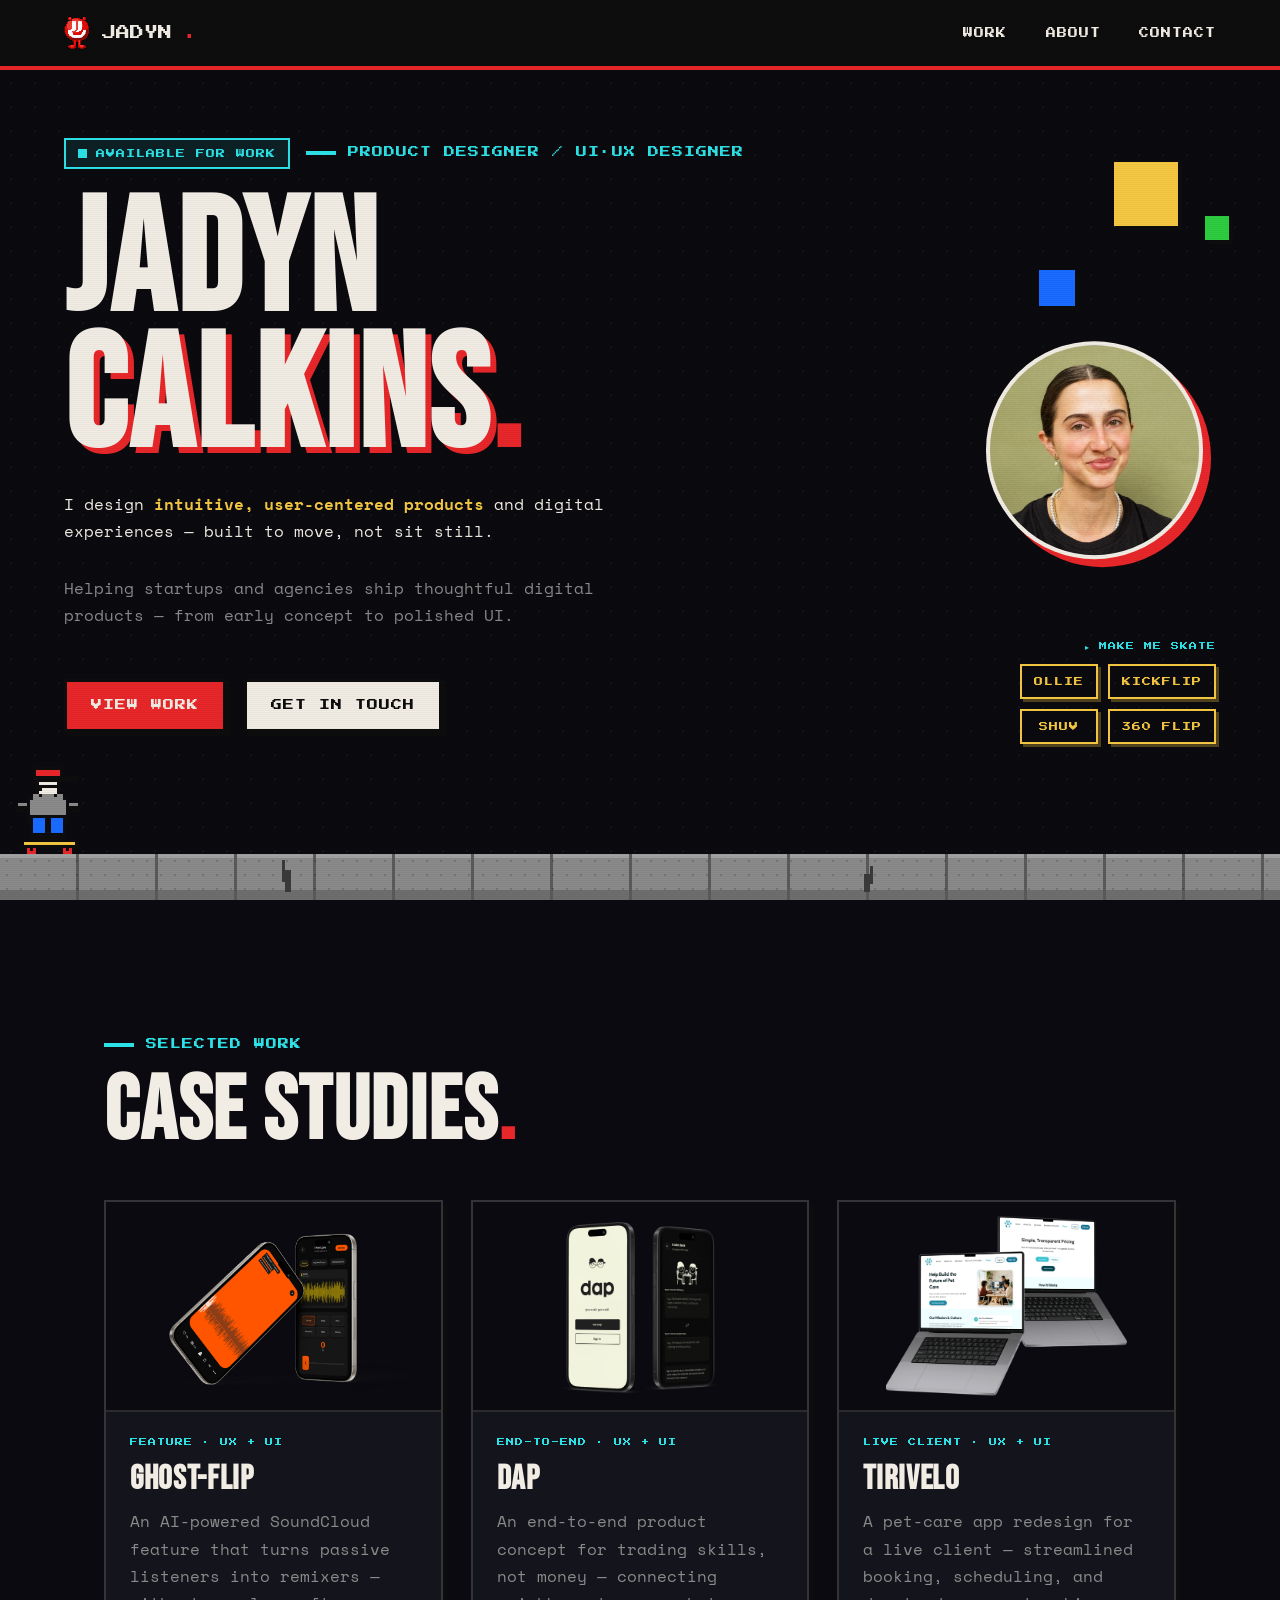
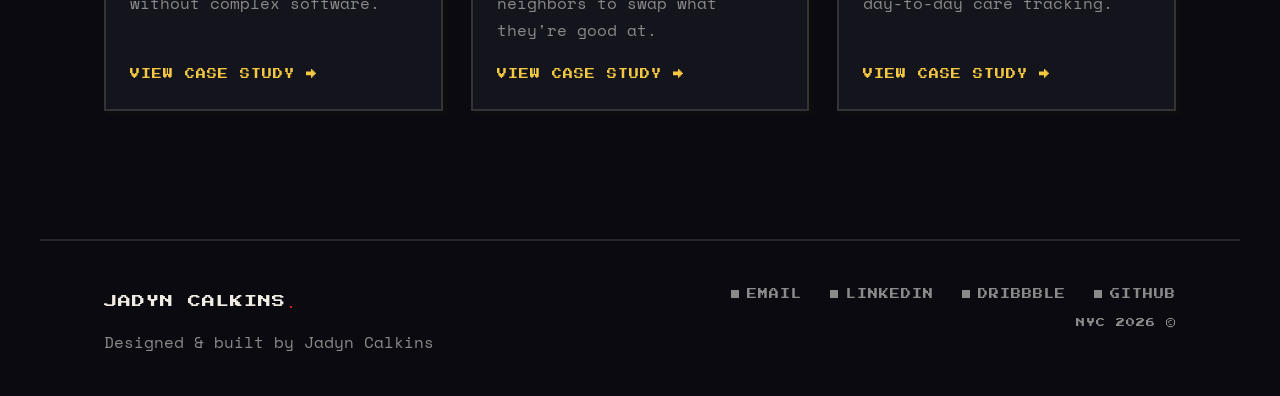
<file: index.html>
<!DOCTYPE html>
<html lang="en">
<head>
  <meta charset="UTF-8">
  <meta name="viewport" content="width=device-width, initial-scale=1.0">
  <title>Jadyn Calkins &mdash; Portfolio</title>
  <link rel="icon" type="image/png" href="assets/logo.png">
  <link rel="preconnect" href="https://fonts.googleapis.com">
  <link rel="preconnect" href="https://fonts.gstatic.com" crossorigin>
  <link href="https://fonts.googleapis.com/css2?family=Bebas+Neue&family=Press+Start+2P&family=Space+Mono:wght@400;700&display=swap" rel="stylesheet">
  <link rel="stylesheet" href="styles.css">
</head>
<body id="top">

  <!-- Navigation -->
  <nav class="nav">
    <a class="nav__logo" href="#top">
      <img class="nav__logo-img" src="assets/logo.png" alt="Jadyn Calkins logo">JADYN<span class="dot">.</span>
    </a>
    <ul class="nav__links">
      <li><a href="#work">Work</a></li>
      <li><a href="about.html">About</a></li>
      <li><a href="contact.html">Contact</a></li>
    </ul>
  </nav>

  <!-- Hero -->
  <header class="hero" id="home">
    <!-- Profile photo: swap /assets/photo.jpg anytime (placeholder shows until then) -->
    <div class="hero__photo" role="img" aria-label="Photo of Jadyn Calkins"></div>
    <div class="hero__decor" aria-hidden="true">
      <span class="b1"></span>
      <span class="b2"></span>
      <span class="b3"></span>
    </div>
    <div class="hero__inner">
      <div class="hero__top">
        <span class="badge"><i class="pulse"></i>Available for work</span>
        <p class="hero__eyebrow">Product Designer / UI&middot;UX Designer</p>
      </div>
      <h1>Jadyn<br><span class="accent">Calkins</span><span class="dot">.</span></h1>
      <p class="hero__sub">
        I design <strong>intuitive, user-centered products</strong> and digital
        experiences &mdash; built to move, not sit still.
      </p>
      <!-- "Who I help" line — easy to edit -->
      <p class="hero__help">
        Helping startups and agencies ship thoughtful digital products
        &mdash; from early concept to polished UI.
      </p>
      <div class="hero__cta">
        <a class="btn btn--primary" href="#work">View Work</a>
        <a class="btn btn--ghost" href="contact.html">Get in Touch</a>
      </div>
    </div>

    <!-- Trick deck: make the skater do tricks -->
    <div class="tricks">
      <span class="tricks__label">&#9656; Make me skate</span>
      <div class="tricks__grid">
        <button type="button" class="trick-btn" data-trick="ollie">Ollie</button>
        <button type="button" class="trick-btn" data-trick="kickflip">Kickflip</button>
        <button type="button" class="trick-btn" data-trick="shuv">Shuv</button>
        <button type="button" class="trick-btn" data-trick="flip360">360 Flip</button>
      </div>
    </div>

    <!-- Ground band: skater rolls along the sidewalk; scrolls with the hero -->
    <div class="scene">
      <!-- Pixel skater character (also clickable for a random trick) -->
      <div class="skater skater-cruise" title="click me for a random trick">
        <div class="skater-bob">
          <div class="sprite"></div>
        </div>
      </div>
      <div class="ground" aria-hidden="true"></div>
    </div>
  </header>

  <!-- Work -->
  <section class="section" id="work">
    <p class="section__eyebrow">Selected Work</p>
    <h2 class="section__title">Case Studies<span class="dot">.</span></h2>

    <div class="work-grid">
      <!-- Card 1 -->
      <article class="card">
        <a class="card__media" href="ghost-flip.html" aria-label="Ghost-Flip case study" style="background-image: url('assets/ghost-flip-hero.png');"></a>
        <div class="card__body">
          <p class="card__tag">Feature &middot; UX + UI</p>
          <h3 class="card__title"><a href="ghost-flip.html">Ghost-Flip</a></h3>
          <p class="card__desc">
            An AI-powered SoundCloud feature that turns passive listeners into
            remixers &mdash; without complex software.
          </p>
          <a class="card__link" href="ghost-flip.html">View Case Study &rarr;</a>
        </div>
      </article>

      <!-- Card 2 -->
      <article class="card">
        <a class="card__media" href="dap.html" aria-label="Dap case study" style="background-image: url('assets/dap-hero.png');"></a>
        <div class="card__body">
          <p class="card__tag">End-to-End &middot; UX + UI</p>
          <h3 class="card__title"><a href="dap.html">Dap</a></h3>
          <p class="card__desc">
            An end-to-end product concept for trading skills, not money &mdash;
            connecting neighbors to swap what they're good at.
          </p>
          <a class="card__link" href="dap.html">View Case Study &rarr;</a>
        </div>
      </article>

      <!-- Card 3 -->
      <article class="card">
        <a class="card__media" href="tirivelo.html" aria-label="TiriVelo case study" style="background-image: url('assets/tirivelo-hero.png');"></a>
        <div class="card__body">
          <p class="card__tag">Live Client &middot; UX + UI</p>
          <h3 class="card__title"><a href="tirivelo.html">TiriVelo</a></h3>
          <p class="card__desc">
            A pet-care app redesign for a live client &mdash; streamlined booking,
            scheduling, and day-to-day care tracking.
          </p>
          <a class="card__link" href="tirivelo.html">View Case Study &rarr;</a>
        </div>
      </article>
    </div>
  </section>

  <!-- Footer -->
  <footer class="footer" id="contact">
    <div class="footer__brand">
      <span class="footer__name">Jadyn Calkins<span class="dot">.</span></span>
      <span class="footer__credit">Designed &amp; built by Jadyn Calkins</span>
    </div>
    <div class="footer__right">
      <nav class="footer__links" aria-label="Footer social links">
        <a href="mailto:jadyncalkins0@gmail.com">Email</a>
        <a href="https://www.linkedin.com/" target="_blank" rel="noopener">LinkedIn</a>
        <a href="https://dribbble.com/" target="_blank" rel="noopener">Dribbble</a>
        <a href="https://github.com/jadyn99-designz" target="_blank" rel="noopener">GitHub</a>
      </nav>
      <span class="footer__copy">NYC 2026 &copy;</span>
    </div>
  </footer>

  <script>
    // Trick deck: buttons (and clicking the skater) launch air tricks.
    (function () {
      var skater = document.querySelector('.skater');
      var bob = document.querySelector('.skater-bob');
      if (!skater || !bob) return;

      // each trick = which pose sprite + how high it jumps + how far it spins
      var POSE = {
        ollie:    'skater-ollie',
        kickflip: 'skater-trick',
        shuv:     'skater-ollie',
        flip360:  'skater-trick'
      };
      var CFG = {
        ollie:    { jump: '80px', spin: '0deg' },
        kickflip: { jump: '72px', spin: '0deg' },
        shuv:     { jump: '60px', spin: '360deg' },
        flip360:  { jump: '98px', spin: '360deg' }
      };

      // How high the skater can pop right now without its head reaching any
      // button directly above it. Keeps tricks "just below the buttons".
      function headroom() {
        var sk = skater.getBoundingClientRect();
        var obstacles = document.querySelectorAll('.hero__cta .btn, .trick-btn');
        var room = Infinity;
        obstacles.forEach(function (o) {
          var r = o.getBoundingClientRect();
          var overlapsX = r.right > sk.left && r.left < sk.right;
          var isAbove = r.bottom <= sk.top + 6;
          if (overlapsX && isAbove) room = Math.min(room, sk.top - r.bottom);
        });
        return room; // Infinity if nothing is above the skater
      }

      var busy = false;
      function doTrick(name) {
        var cfg = CFG[name];
        if (busy || !cfg) return;
        busy = true;

        // cap the jump so the apex lands ~10px below the nearest button above
        var desired = parseInt(cfg.jump, 10);
        var room = headroom();
        var jump = (room === Infinity) ? desired
                                       : Math.max(10, Math.min(desired, room - 10));

        skater.classList.add('is-trick');        // pause cruising
        skater.classList.remove('skater-cruise');
        skater.classList.add(POSE[name]);
        bob.style.setProperty('--jump', jump + 'px');
        bob.style.setProperty('--spin', cfg.spin);
        bob.classList.add('trick-air');
        setTimeout(function () {
          bob.classList.remove('trick-air');
          skater.classList.remove(POSE[name]);
          skater.classList.add('skater-cruise');
          skater.classList.remove('is-trick');
          busy = false;
        }, 780);
      }

      document.querySelectorAll('.trick-btn').forEach(function (b) {
        b.addEventListener('click', function () { doTrick(b.dataset.trick); });
      });

      // clicking the skater itself fires a random trick
      var names = Object.keys(CFG);
      skater.addEventListener('click', function () {
        doTrick(names[Math.floor(Math.random() * names.length)]);
      });
    })();
  </script>

</body>
</html>
</file>
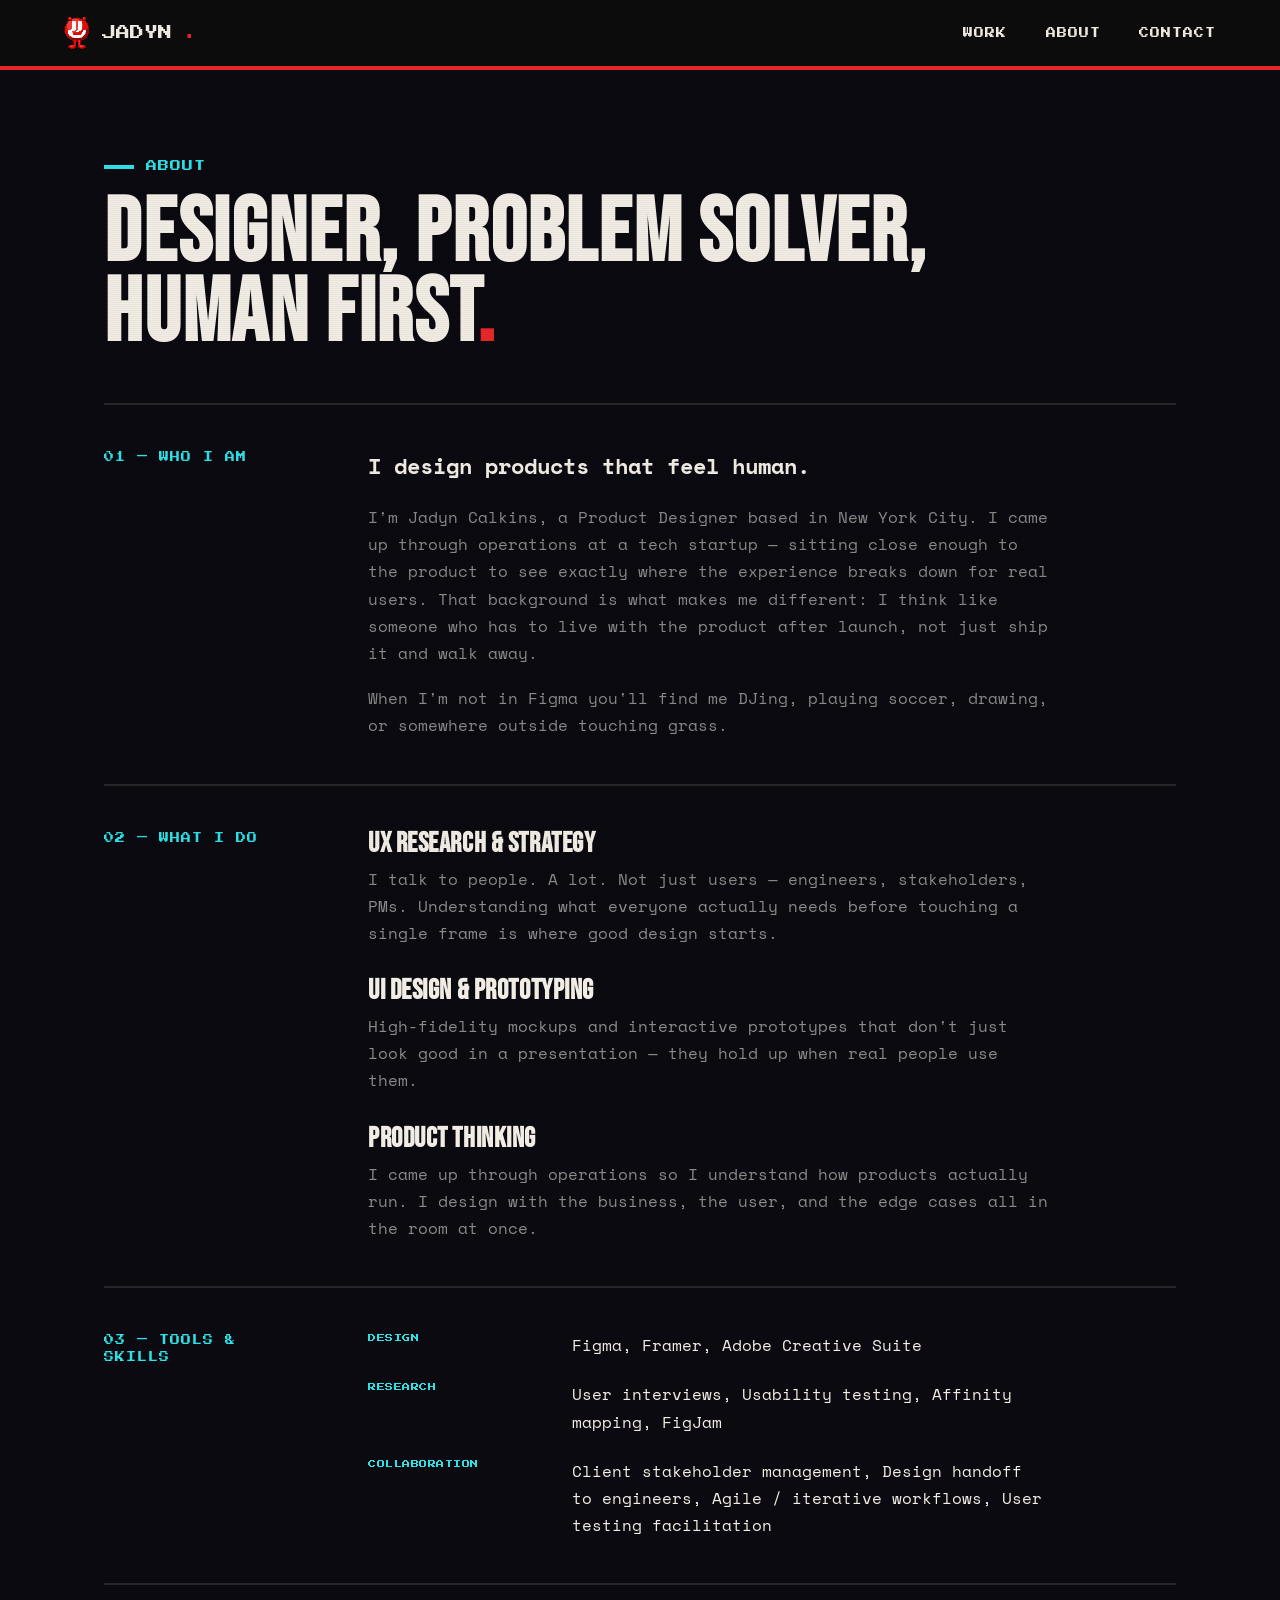
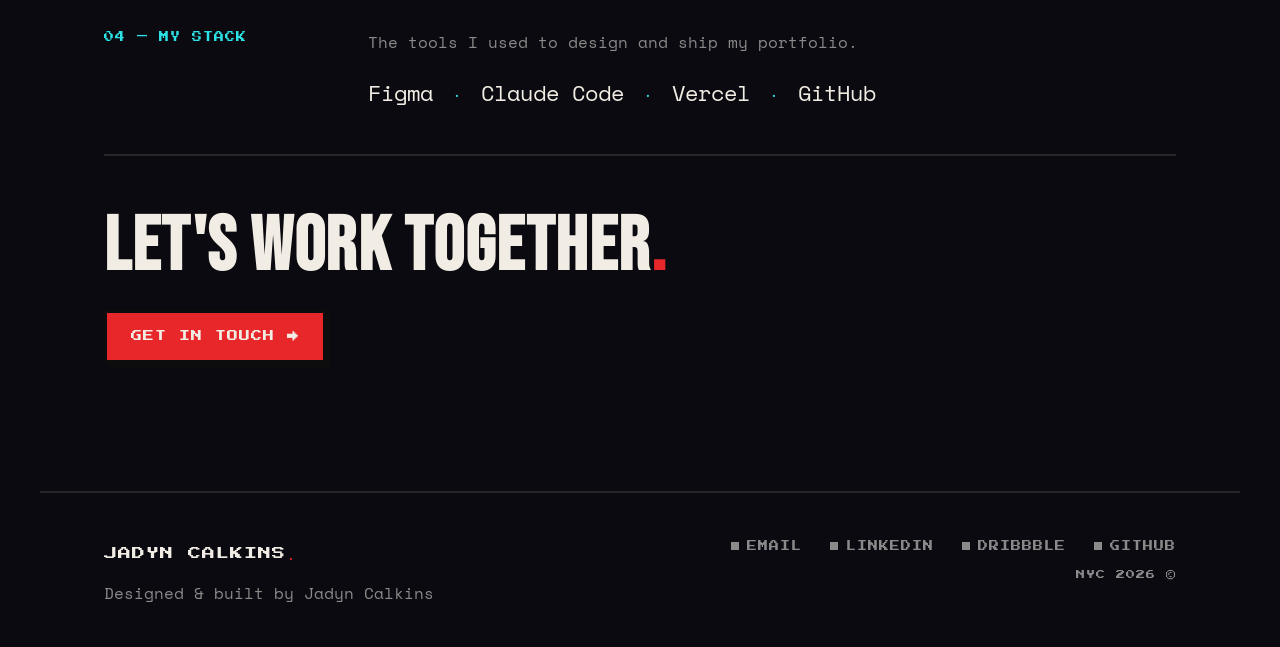
<file: about.html>
<!DOCTYPE html>
<html lang="en">
<head>
  <meta charset="UTF-8">
  <meta name="viewport" content="width=device-width, initial-scale=1.0">
  <title>About &mdash; Jadyn Calkins</title>
  <link rel="icon" type="image/png" href="assets/logo.png">
  <link rel="preconnect" href="https://fonts.googleapis.com">
  <link rel="preconnect" href="https://fonts.gstatic.com" crossorigin>
  <link href="https://fonts.googleapis.com/css2?family=Bebas+Neue&family=Press+Start+2P&family=Space+Mono:wght@400;700&display=swap" rel="stylesheet">
  <link rel="stylesheet" href="styles.css">
</head>
<body id="top">

  <!-- Navigation -->
  <nav class="nav">
    <a class="nav__logo" href="index.html">
      <img class="nav__logo-img" src="assets/logo.png" alt="Jadyn Calkins logo">JADYN<span class="dot">.</span>
    </a>
    <ul class="nav__links">
      <li><a href="index.html#work">Work</a></li>
      <li><a href="about.html" aria-current="page">About</a></li>
      <li><a href="contact.html">Contact</a></li>
    </ul>
  </nav>

  <!-- About -->
  <section class="section section--page" id="about">
    <p class="section__eyebrow">About</p>
    <h2 class="section__title">Designer, problem solver,<br>human first<span class="dot">.</span></h2>

    <!-- 01 Who I Am -->
    <div class="about-block">
      <p class="about-block__num">01 &mdash; Who I Am</p>
      <div class="about-block__body">
        <p class="about-lead">I design products that feel human.</p>
        <p>
          I'm Jadyn Calkins, a Product Designer based in New York City. I came up
          through operations at a tech startup &mdash; sitting close enough to the
          product to see exactly where the experience breaks down for real users.
          That background is what makes me different: I think like someone who has
          to live with the product after launch, not just ship it and walk away.
        </p>
        <p>
          When I'm not in Figma you'll find me DJing, playing soccer, drawing, or
          somewhere outside touching grass.
        </p>
      </div>
    </div>

    <!-- 02 What I Do -->
    <div class="about-block">
      <p class="about-block__num">02 &mdash; What I Do</p>
      <div class="about-block__body">
        <div class="skill">
          <h3 class="skill__title">UX Research &amp; Strategy</h3>
          <p>
            I talk to people. A lot. Not just users &mdash; engineers,
            stakeholders, PMs. Understanding what everyone actually needs before
            touching a single frame is where good design starts.
          </p>
        </div>
        <div class="skill">
          <h3 class="skill__title">UI Design &amp; Prototyping</h3>
          <p>
            High-fidelity mockups and interactive prototypes that don't just look
            good in a presentation &mdash; they hold up when real people use them.
          </p>
        </div>
        <div class="skill">
          <h3 class="skill__title">Product Thinking</h3>
          <p>
            I came up through operations so I understand how products actually run.
            I design with the business, the user, and the edge cases all in the
            room at once.
          </p>
        </div>
      </div>
    </div>

    <!-- 03 Tools & Skills -->
    <div class="about-block">
      <p class="about-block__num">03 &mdash; Tools &amp; Skills</p>
      <div class="about-block__body about-tools">
        <div class="tool-group">
          <p class="tool-group__label">Design</p>
          <p class="tool-group__items">Figma, Framer, Adobe Creative Suite</p>
        </div>
        <div class="tool-group">
          <p class="tool-group__label">Research</p>
          <p class="tool-group__items">User interviews, Usability testing, Affinity mapping, FigJam</p>
        </div>
        <div class="tool-group">
          <p class="tool-group__label">Collaboration</p>
          <p class="tool-group__items">Client stakeholder management, Design handoff to engineers, Agile / iterative workflows, User testing facilitation</p>
        </div>
      </div>
    </div>

    <!-- 04 My Stack -->
    <div class="about-block">
      <p class="about-block__num">04 &mdash; My Stack</p>
      <div class="about-block__body">
        <p>The tools I used to design and ship my portfolio.</p>
        <p class="about-stack">Figma <span class="sep">&middot;</span> Claude Code <span class="sep">&middot;</span> Vercel <span class="sep">&middot;</span> GitHub</p>
      </div>
    </div>

    <!-- CTA -->
    <div class="about-cta">
      <h3 class="about-cta__title">Let's work together<span class="dot">.</span></h3>
      <a class="btn btn--primary" href="contact.html">Get in Touch &rarr;</a>
    </div>
  </section>

  <!-- Footer -->
  <footer class="footer" id="contact">
    <div class="footer__brand">
      <span class="footer__name">Jadyn Calkins<span class="dot">.</span></span>
      <span class="footer__credit">Designed &amp; built by Jadyn Calkins</span>
    </div>
    <div class="footer__right">
      <nav class="footer__links" aria-label="Footer social links">
        <a href="mailto:jadyncalkins0@gmail.com">Email</a>
        <a href="https://www.linkedin.com/" target="_blank" rel="noopener">LinkedIn</a>
        <a href="https://dribbble.com/" target="_blank" rel="noopener">Dribbble</a>
        <a href="https://github.com/jadyn99-designz" target="_blank" rel="noopener">GitHub</a>
      </nav>
      <span class="footer__copy">NYC 2026 &copy;</span>
    </div>
  </footer>

</body>
</html>
</file>
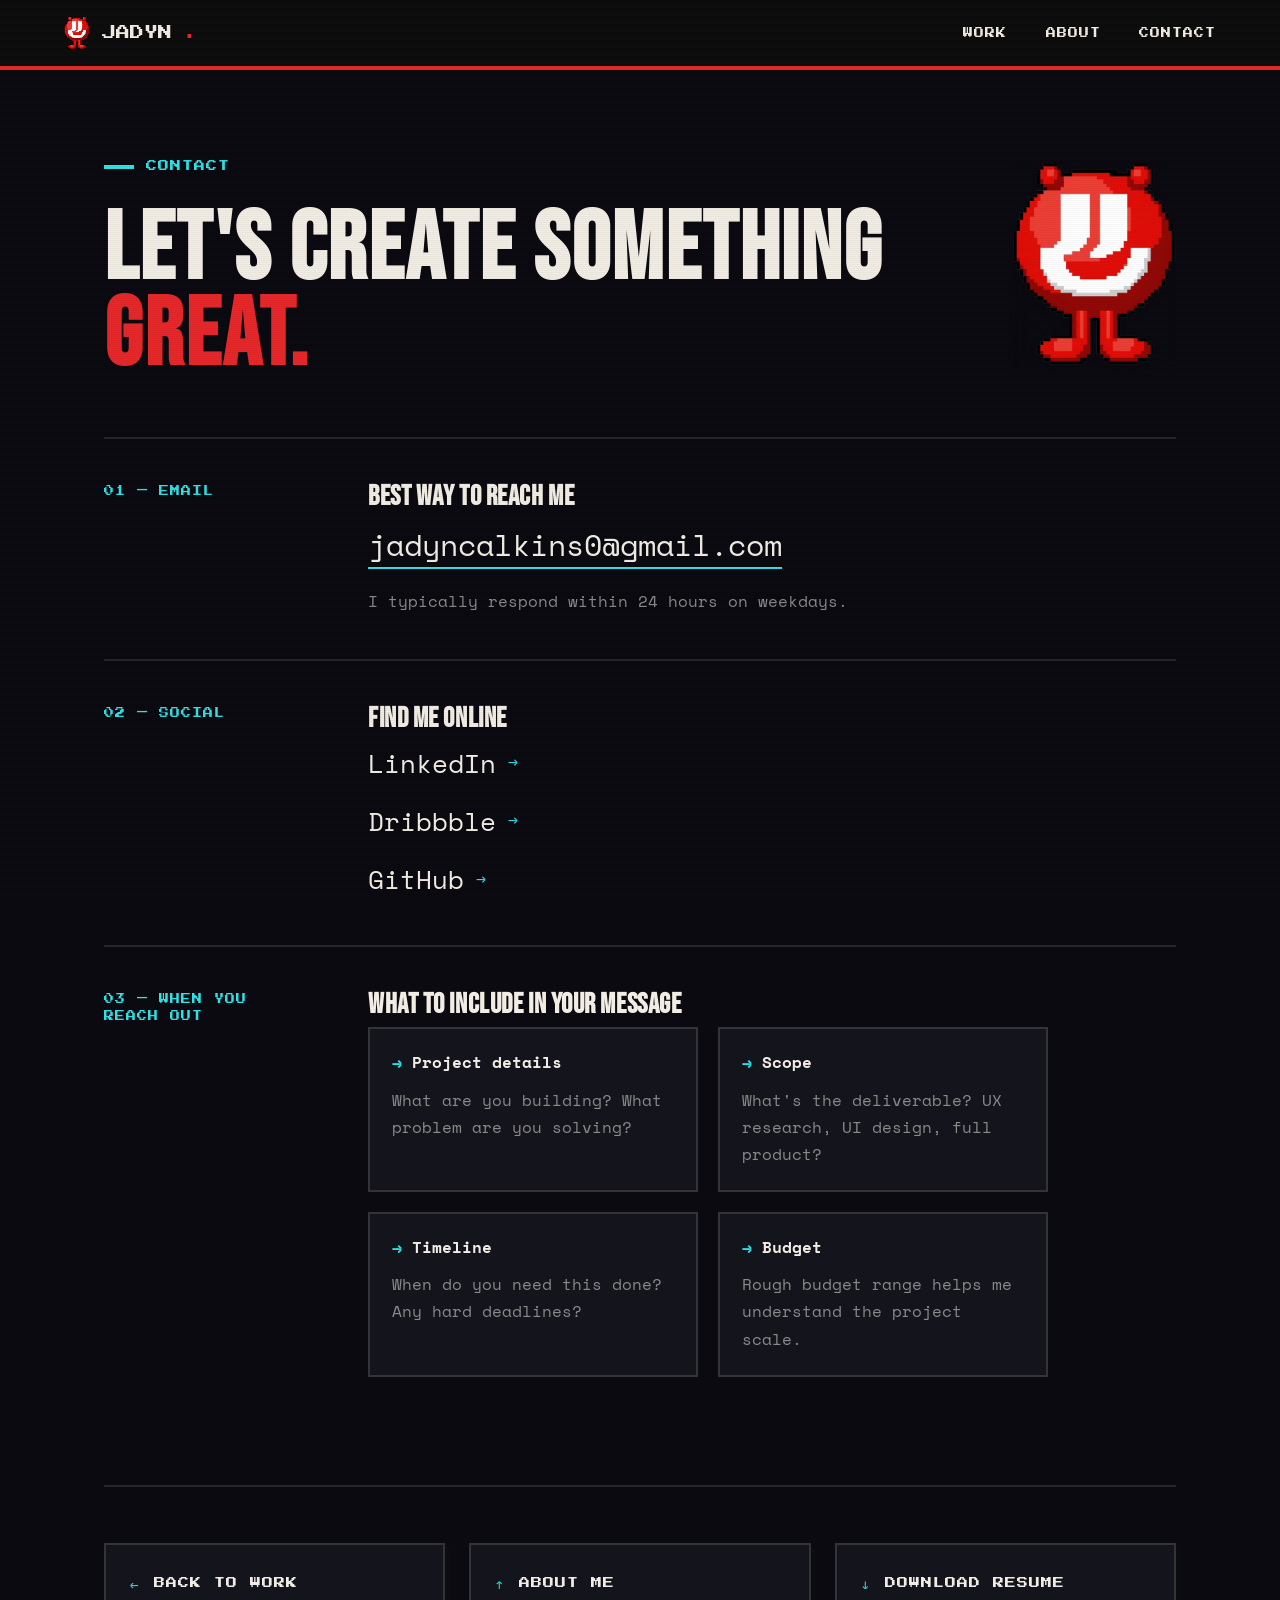
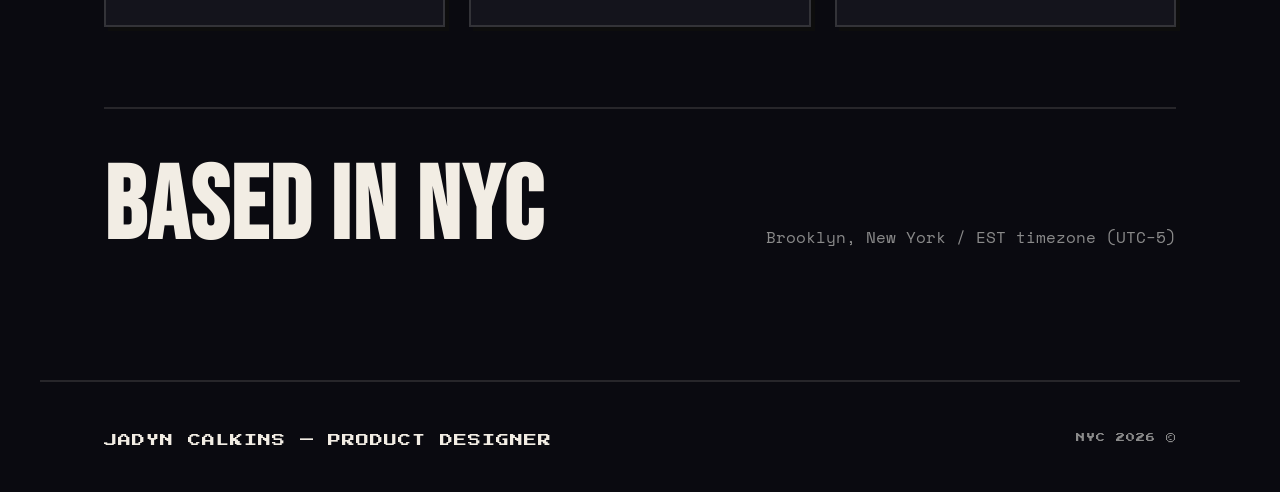
<file: contact.html>
<!DOCTYPE html>
<html lang="en">
<head>
  <meta charset="UTF-8">
  <meta name="viewport" content="width=device-width, initial-scale=1.0">
  <title>Contact &mdash; Jadyn Calkins</title>
  <link rel="icon" type="image/png" href="assets/logo.png">
  <link rel="preconnect" href="https://fonts.googleapis.com">
  <link rel="preconnect" href="https://fonts.gstatic.com" crossorigin>
  <link href="https://fonts.googleapis.com/css2?family=Bebas+Neue&family=Press+Start+2P&family=Space+Mono:wght@400;700&display=swap" rel="stylesheet">
  <link rel="stylesheet" href="styles.css">
</head>
<body id="top">

  <!-- Navigation -->
  <nav class="nav">
    <a class="nav__logo" href="index.html">
      <img class="nav__logo-img" src="assets/logo.png" alt="Jadyn Calkins logo">JADYN<span class="dot">.</span>
    </a>
    <ul class="nav__links">
      <li><a href="index.html#work">Work</a></li>
      <li><a href="about.html">About</a></li>
      <li><a href="contact.html" aria-current="page">Contact</a></li>
    </ul>
  </nav>

  <!-- Contact -->
  <section class="section section--page">
    <!-- Hero -->
    <div class="contact-hero">
      <div class="contact-hero__text">
        <p class="section__eyebrow">Contact</p>
        <h1 class="contact-hero__title">Let's create something <span class="accent-red">great.</span></h1>
      </div>
      <img class="contact-hero__logo" src="assets/logo.png" alt="Jadyn Calkins logo">
    </div>

    <!-- 01 Email -->
    <div class="about-block">
      <p class="about-block__num">01 &mdash; Email</p>
      <div class="about-block__body">
        <h3 class="skill__title">Best way to reach me</h3>
        <p><a class="contact-email" href="mailto:jadyncalkins0@gmail.com">jadyncalkins0@gmail.com</a></p>
        <p>I typically respond within 24 hours on weekdays.</p>
      </div>
    </div>

    <!-- 02 Social -->
    <div class="about-block">
      <p class="about-block__num">02 &mdash; Social</p>
      <div class="about-block__body">
        <h3 class="skill__title">Find me online</h3>
        <ul class="contact-links">
          <li><a href="https://www.linkedin.com/" target="_blank" rel="noopener">LinkedIn <span class="arrow">&rarr;</span></a></li>
          <li><a href="https://dribbble.com/" target="_blank" rel="noopener">Dribbble <span class="arrow">&rarr;</span></a></li>
          <li><a href="https://github.com/jadyn99-designz" target="_blank" rel="noopener">GitHub <span class="arrow">&rarr;</span></a></li>
        </ul>
      </div>
    </div>

    <!-- 03 When you reach out -->
    <div class="about-block">
      <p class="about-block__num">03 &mdash; When You Reach Out</p>
      <div class="about-block__body">
        <h3 class="skill__title">What to include in your message</h3>
        <div class="reach-grid">
          <div class="reach-item">
            <p class="reach-item__title"><span class="arrow">&rarr;</span> Project details</p>
            <p class="reach-item__desc">What are you building? What problem are you solving?</p>
          </div>
          <div class="reach-item">
            <p class="reach-item__title"><span class="arrow">&rarr;</span> Scope</p>
            <p class="reach-item__desc">What's the deliverable? UX research, UI design, full product?</p>
          </div>
          <div class="reach-item">
            <p class="reach-item__title"><span class="arrow">&rarr;</span> Timeline</p>
            <p class="reach-item__desc">When do you need this done? Any hard deadlines?</p>
          </div>
          <div class="reach-item">
            <p class="reach-item__title"><span class="arrow">&rarr;</span> Budget</p>
            <p class="reach-item__desc">Rough budget range helps me understand the project scale.</p>
          </div>
        </div>
      </div>
    </div>

    <!-- Quick links -->
    <div class="quick-links">
      <a class="quick-card" href="index.html#work"><span class="quick-card__arrow">&larr;</span> Back to Work</a>
      <a class="quick-card" href="about.html"><span class="quick-card__arrow">&uarr;</span> About Me</a>
      <a class="quick-card" href="assets/resume.pdf" download="Jadyn-Calkins-Resume.pdf"><span class="quick-card__arrow">&darr;</span> Download Resume</a>
    </div>

    <!-- Location band -->
    <div class="contact-loc">
      <h2 class="contact-loc__big">Based in NYC</h2>
      <p class="contact-loc__meta">Brooklyn, New York / EST timezone (UTC&minus;5)</p>
    </div>
  </section>

  <!-- Footer -->
  <footer class="footer">
    <div class="footer__brand">
      <span class="footer__name">Jadyn Calkins &mdash; Product Designer</span>
    </div>
    <span class="footer__copy">NYC 2026 &copy;</span>
  </footer>

</body>
</html>
</file>
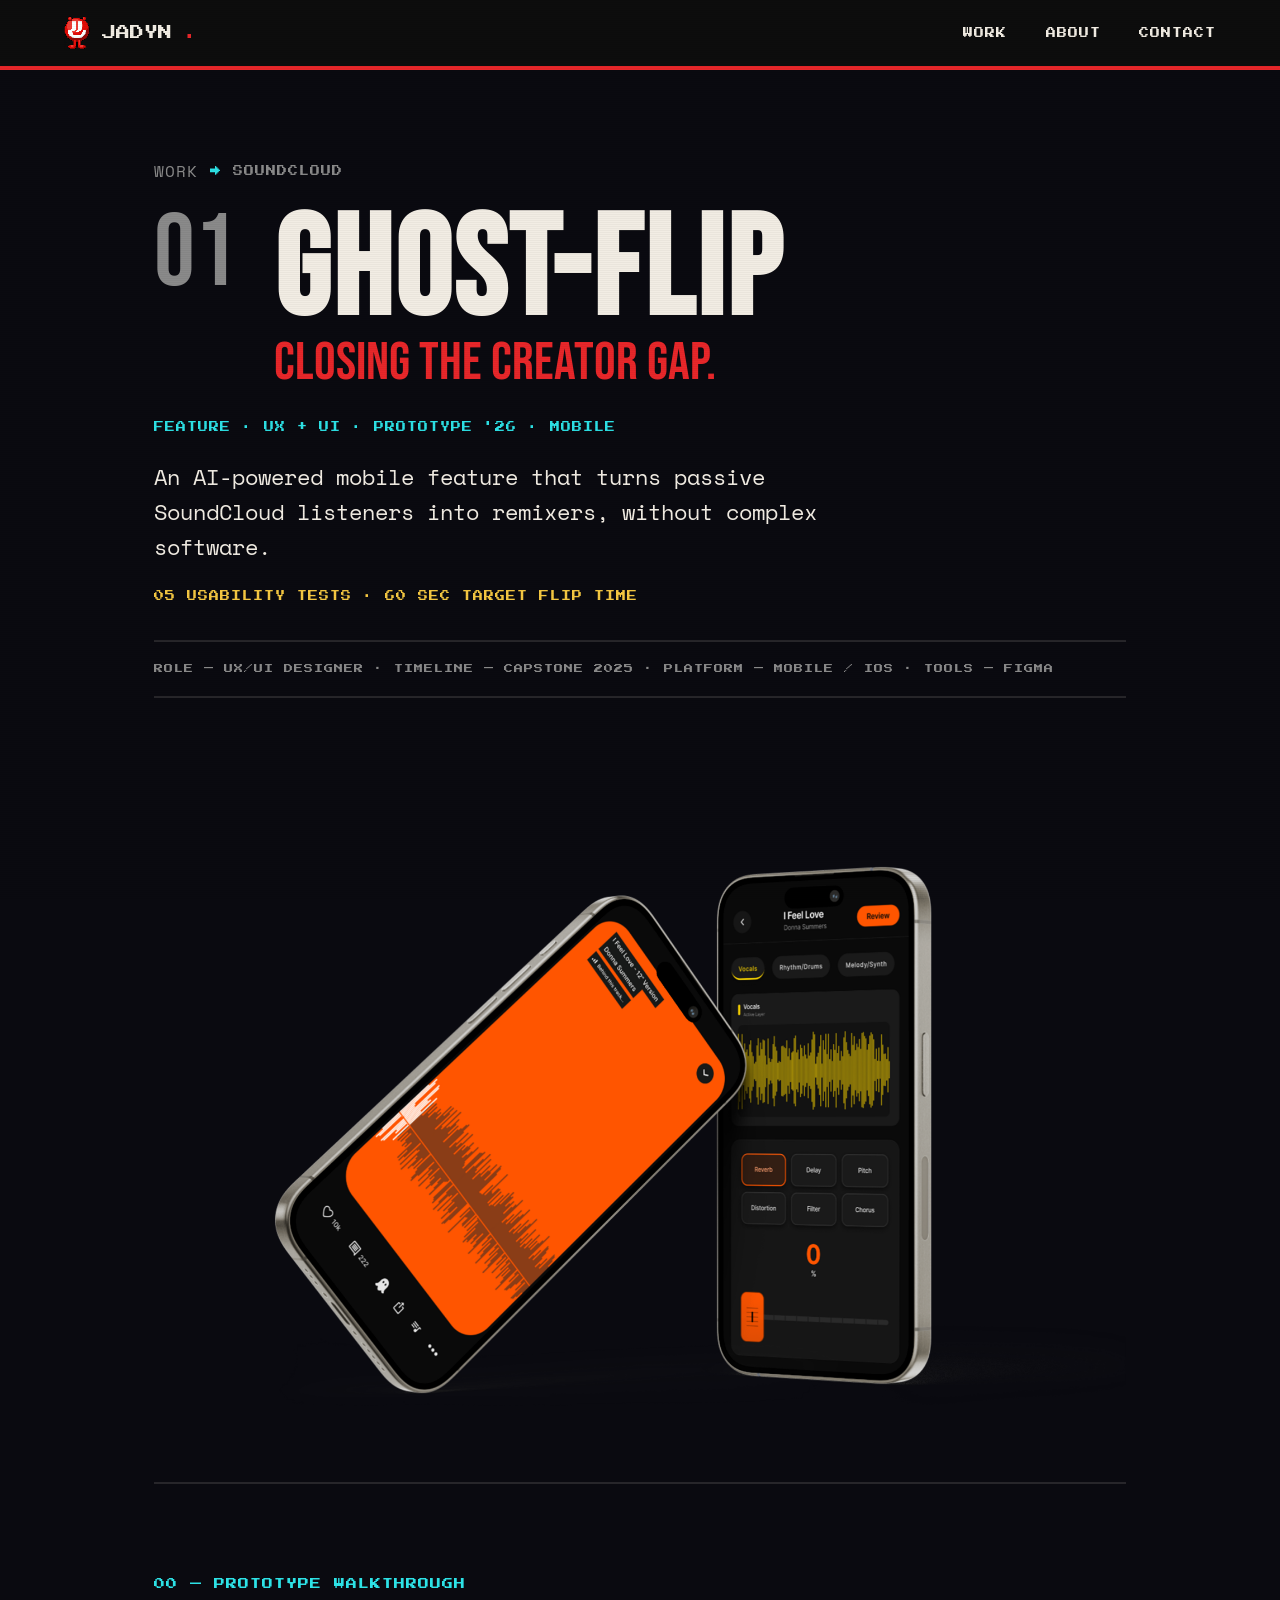
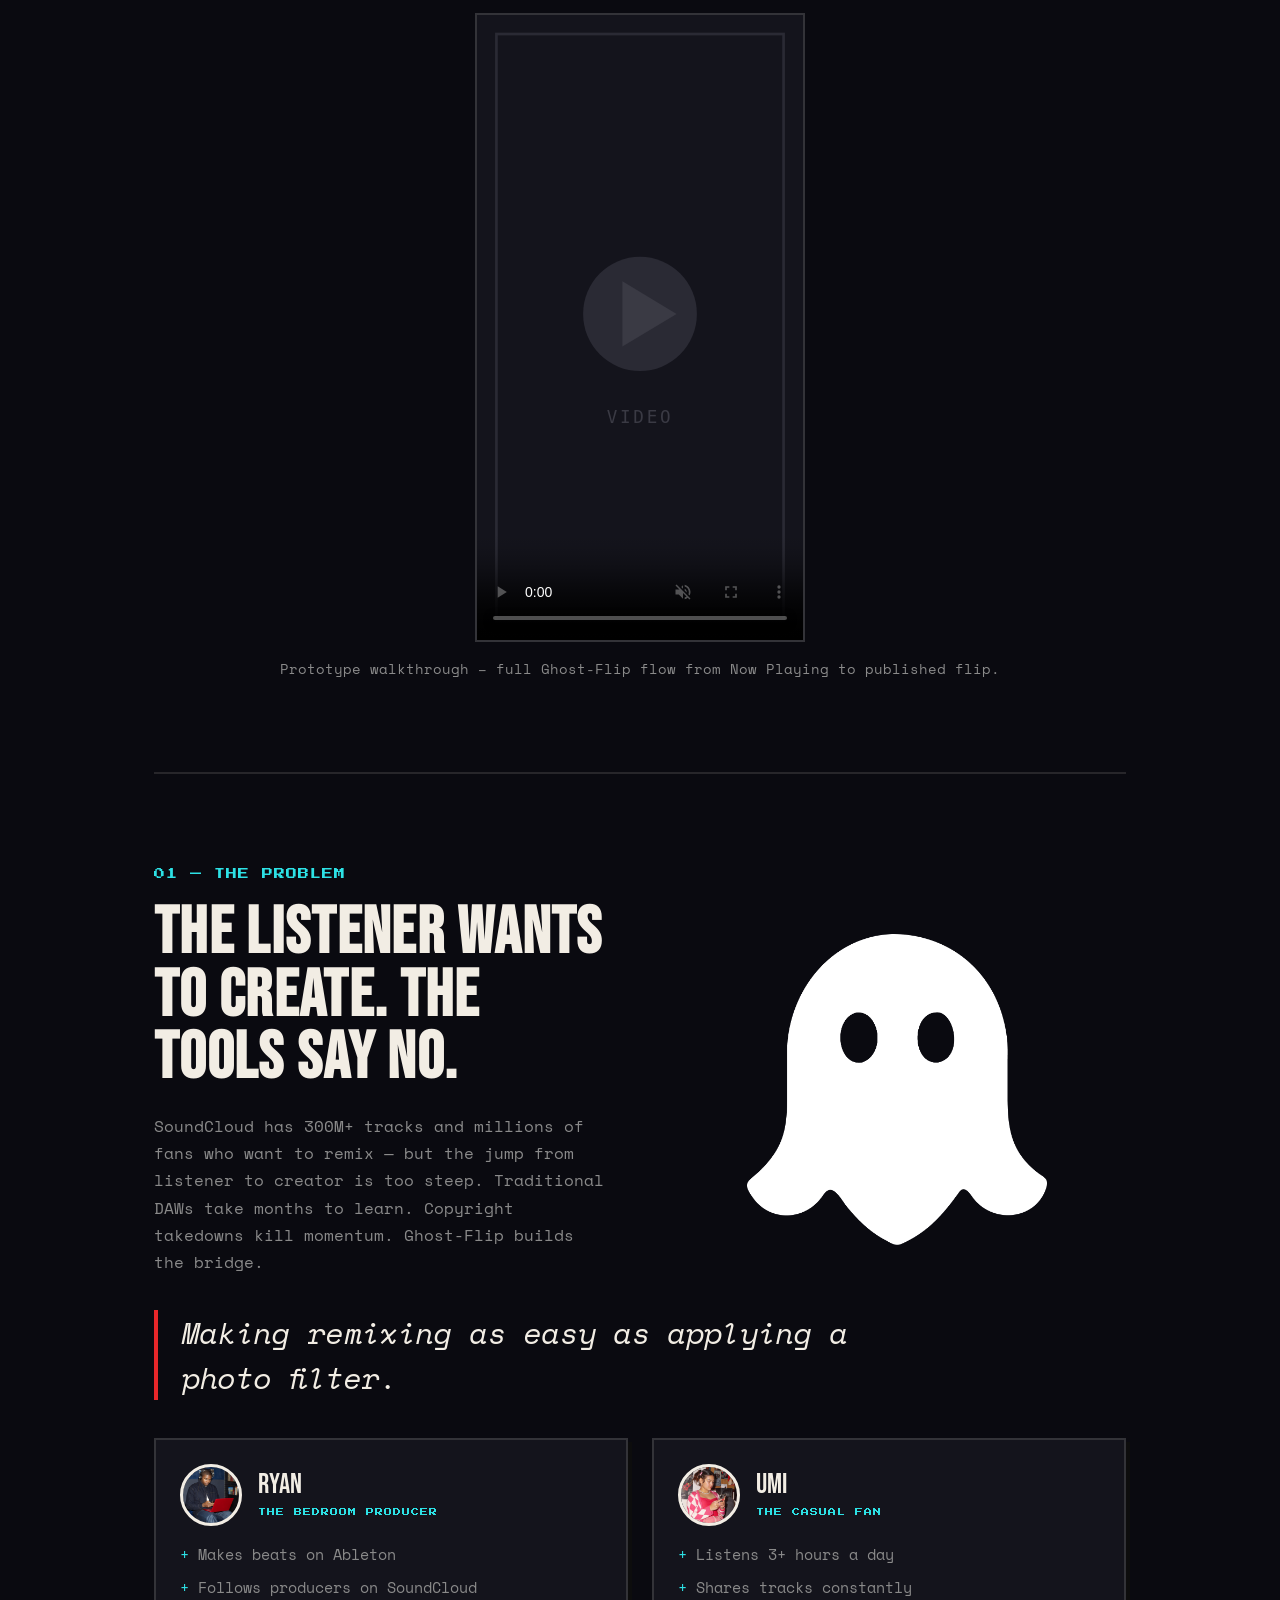
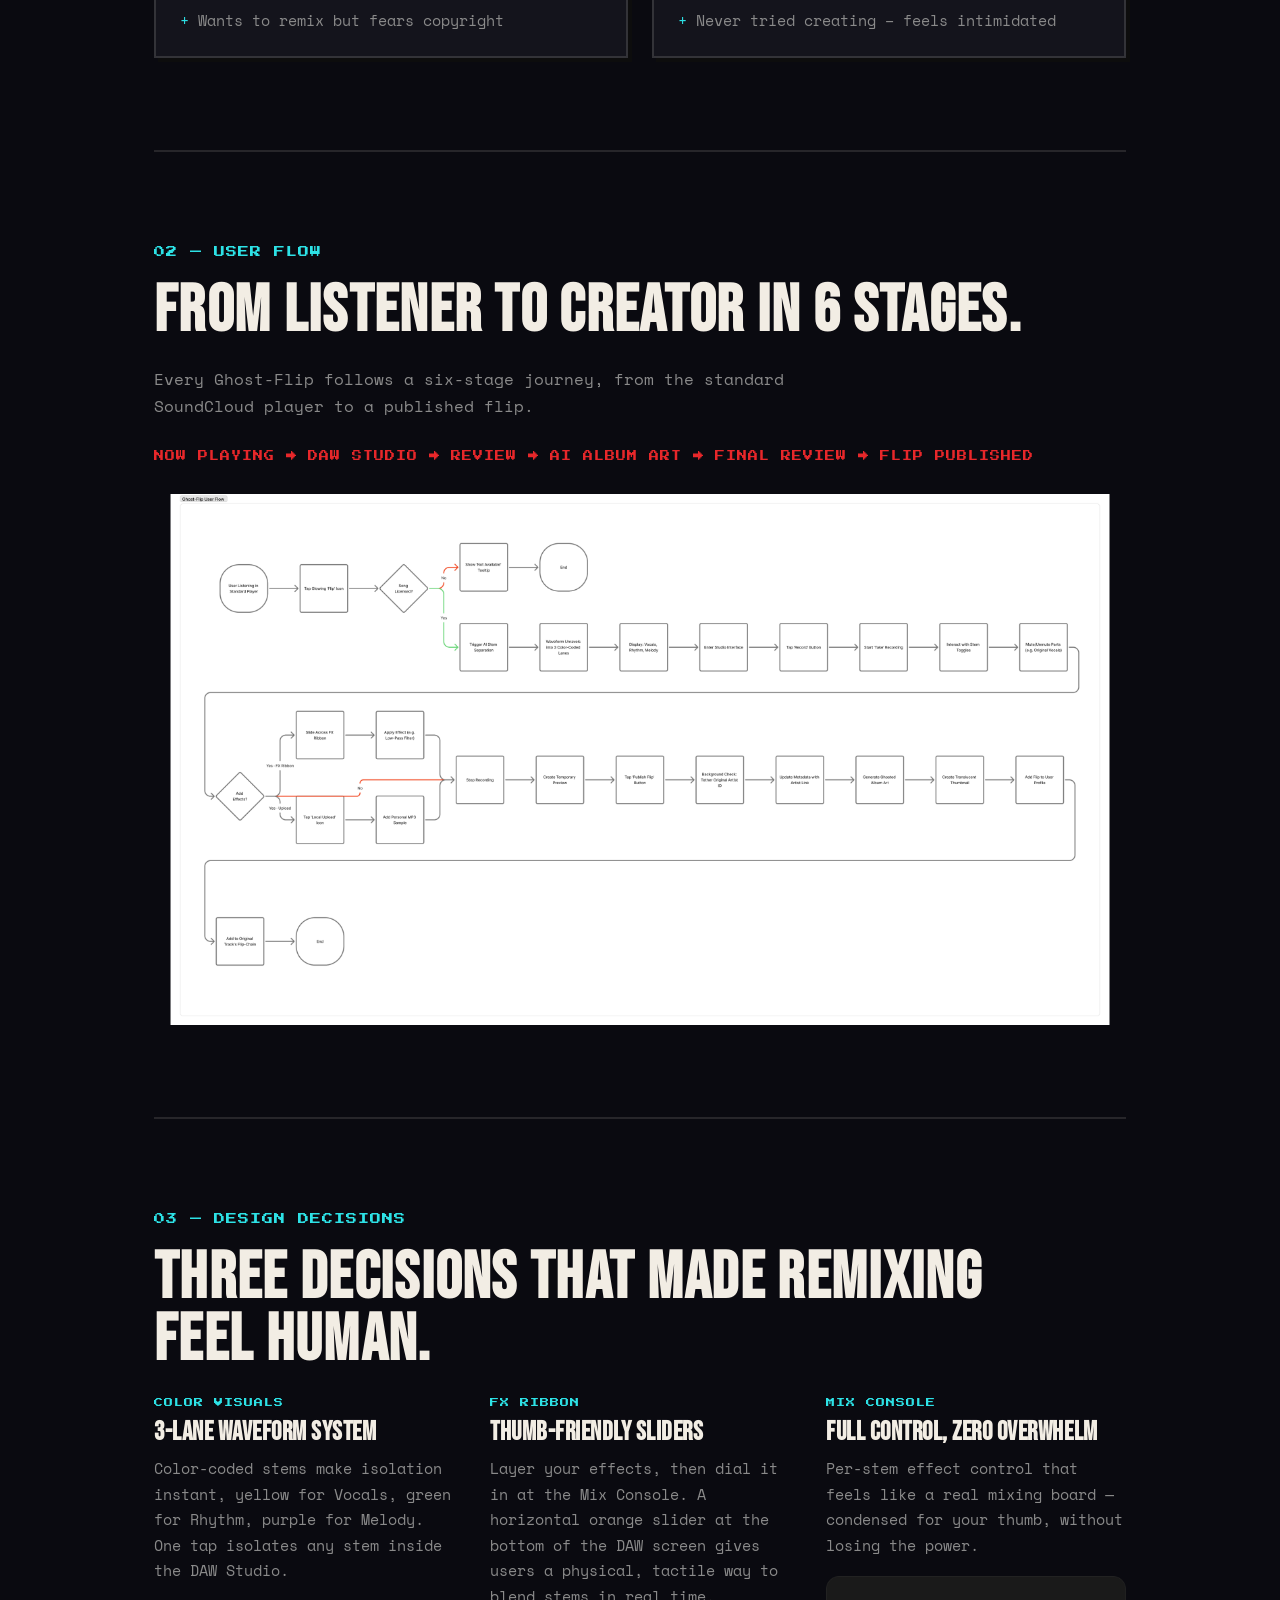
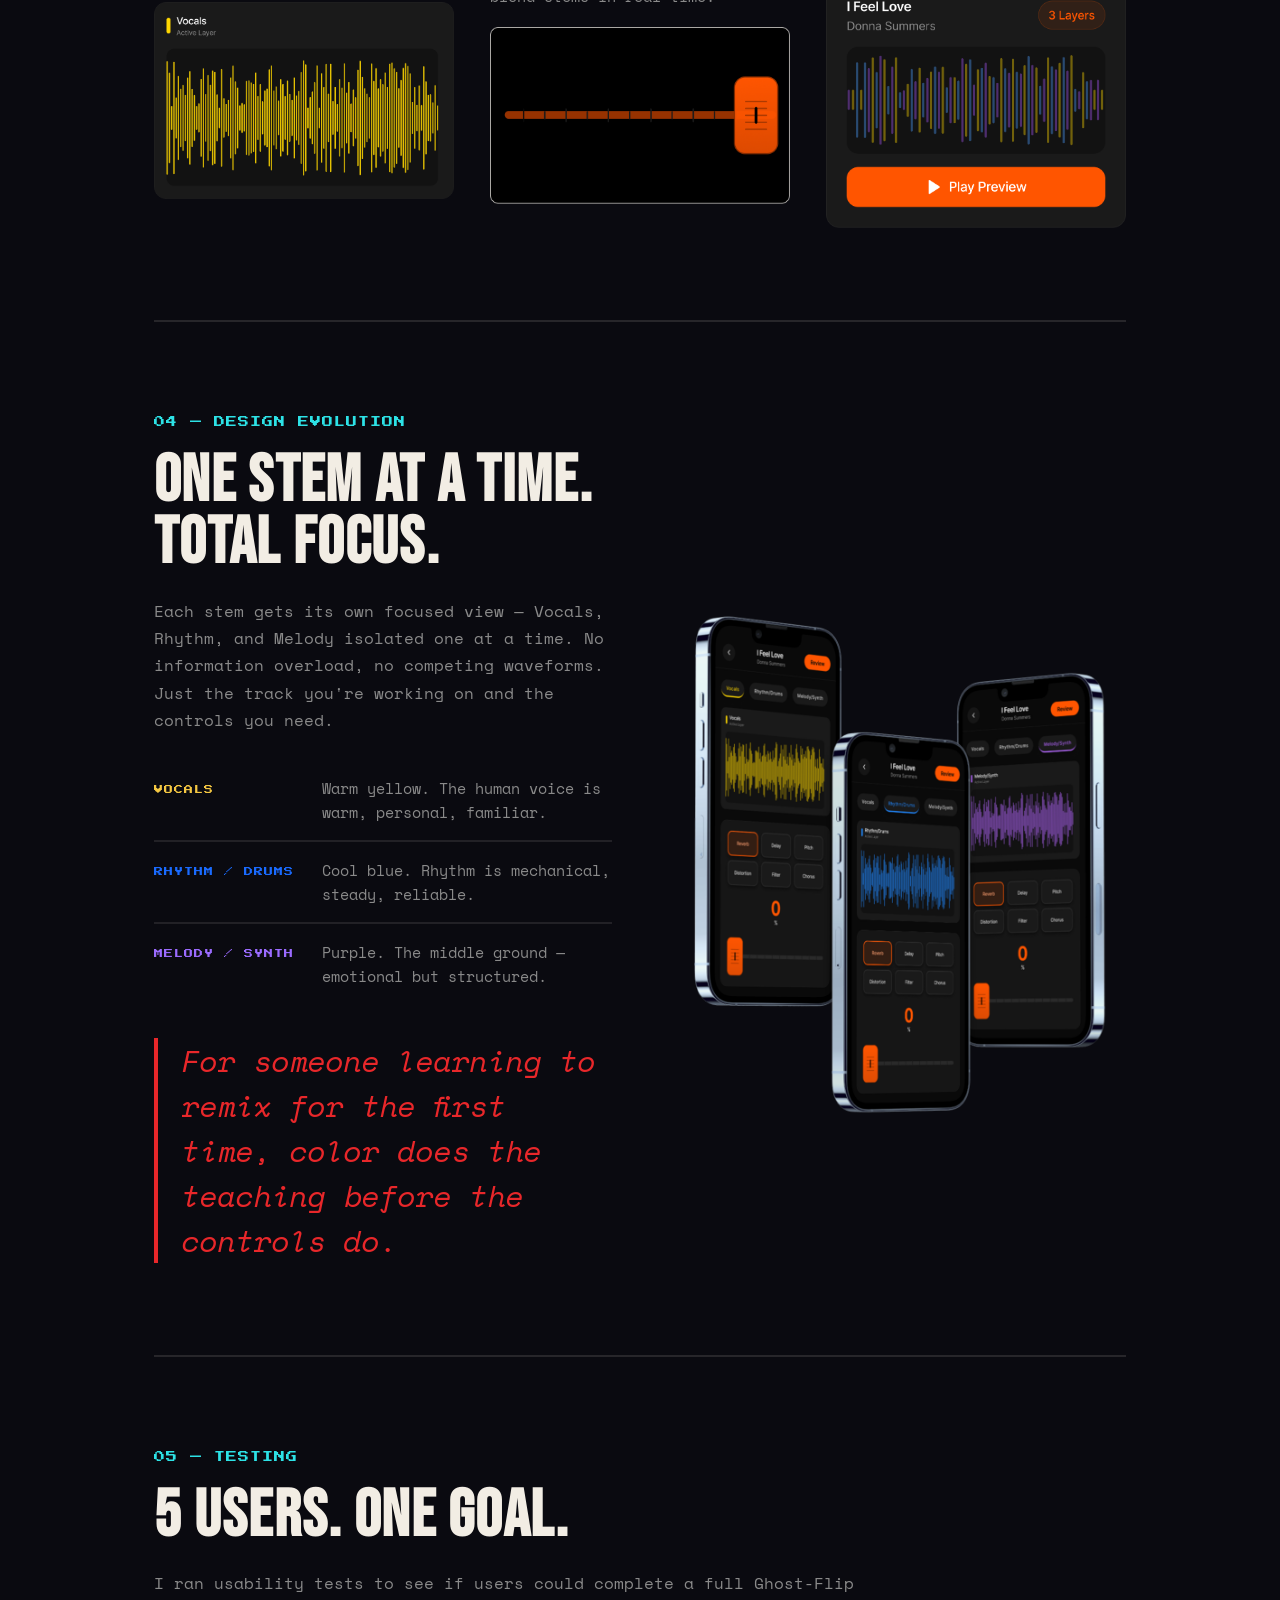
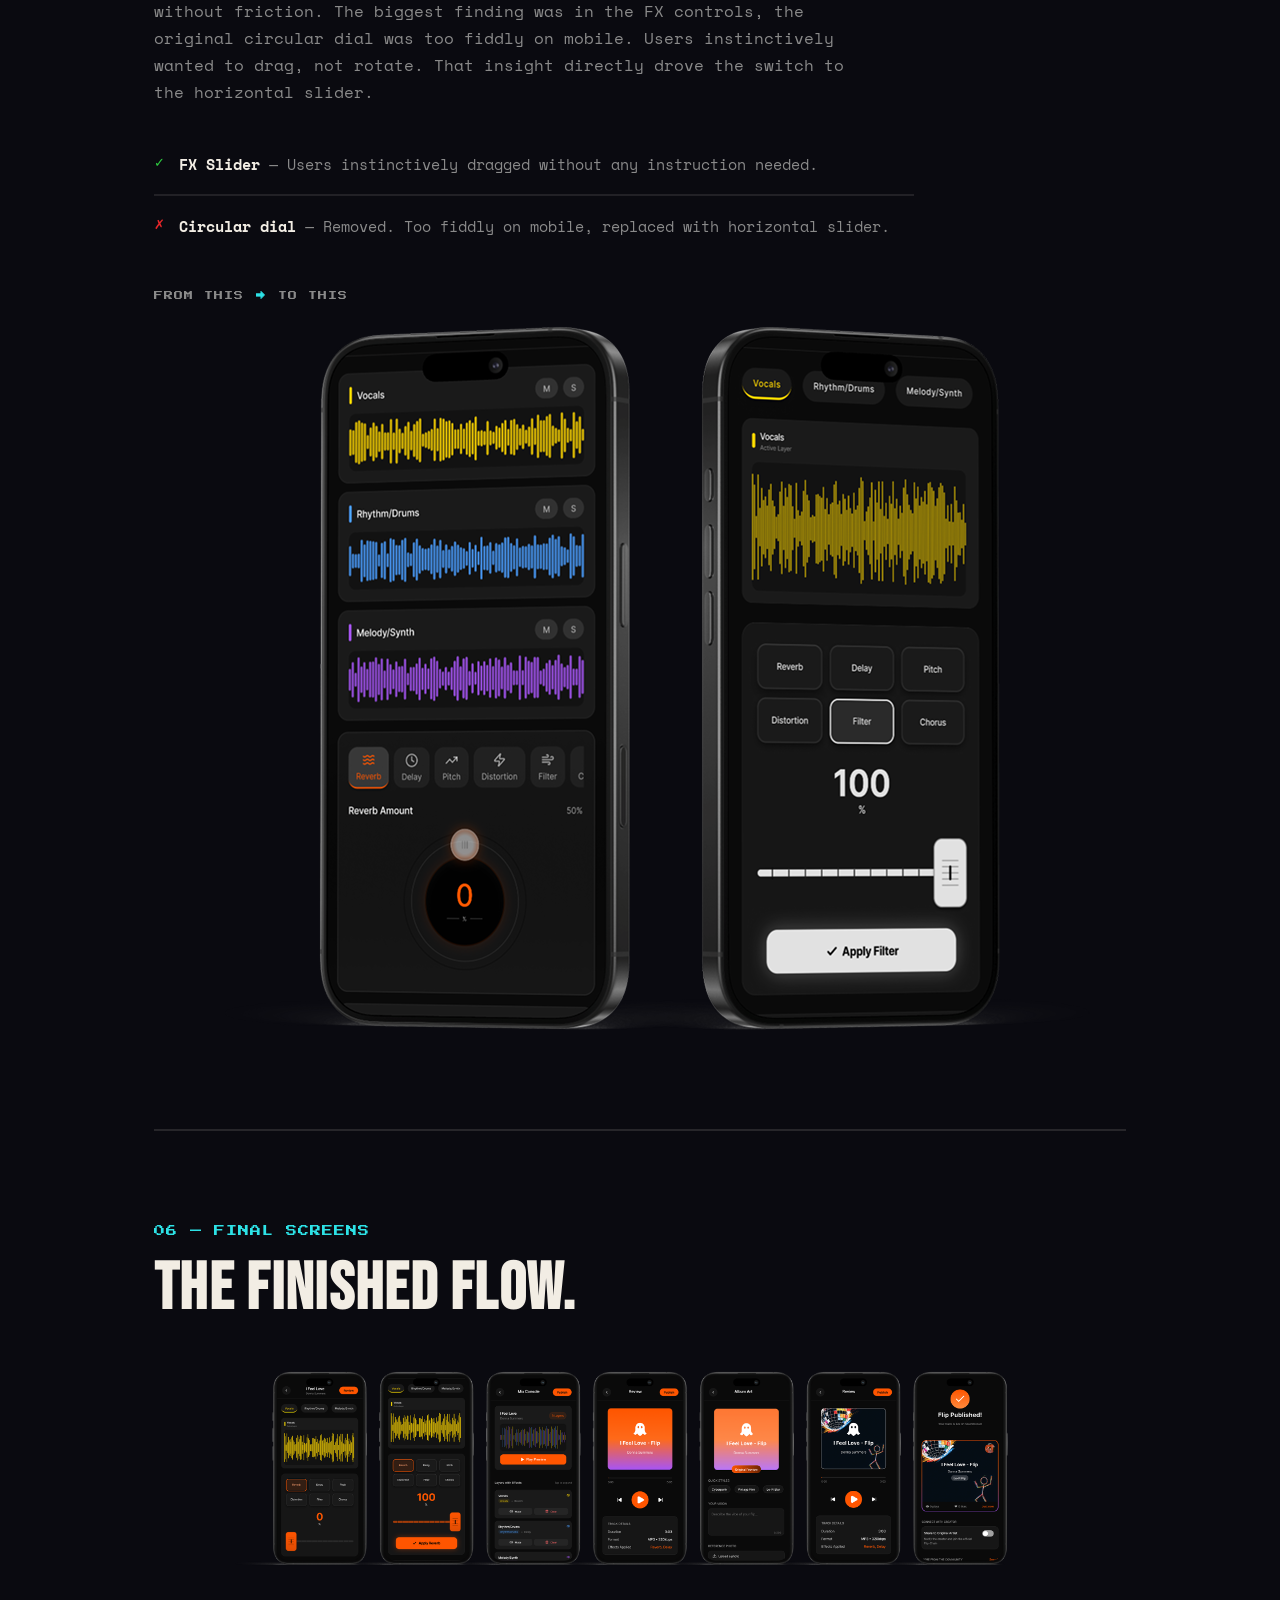
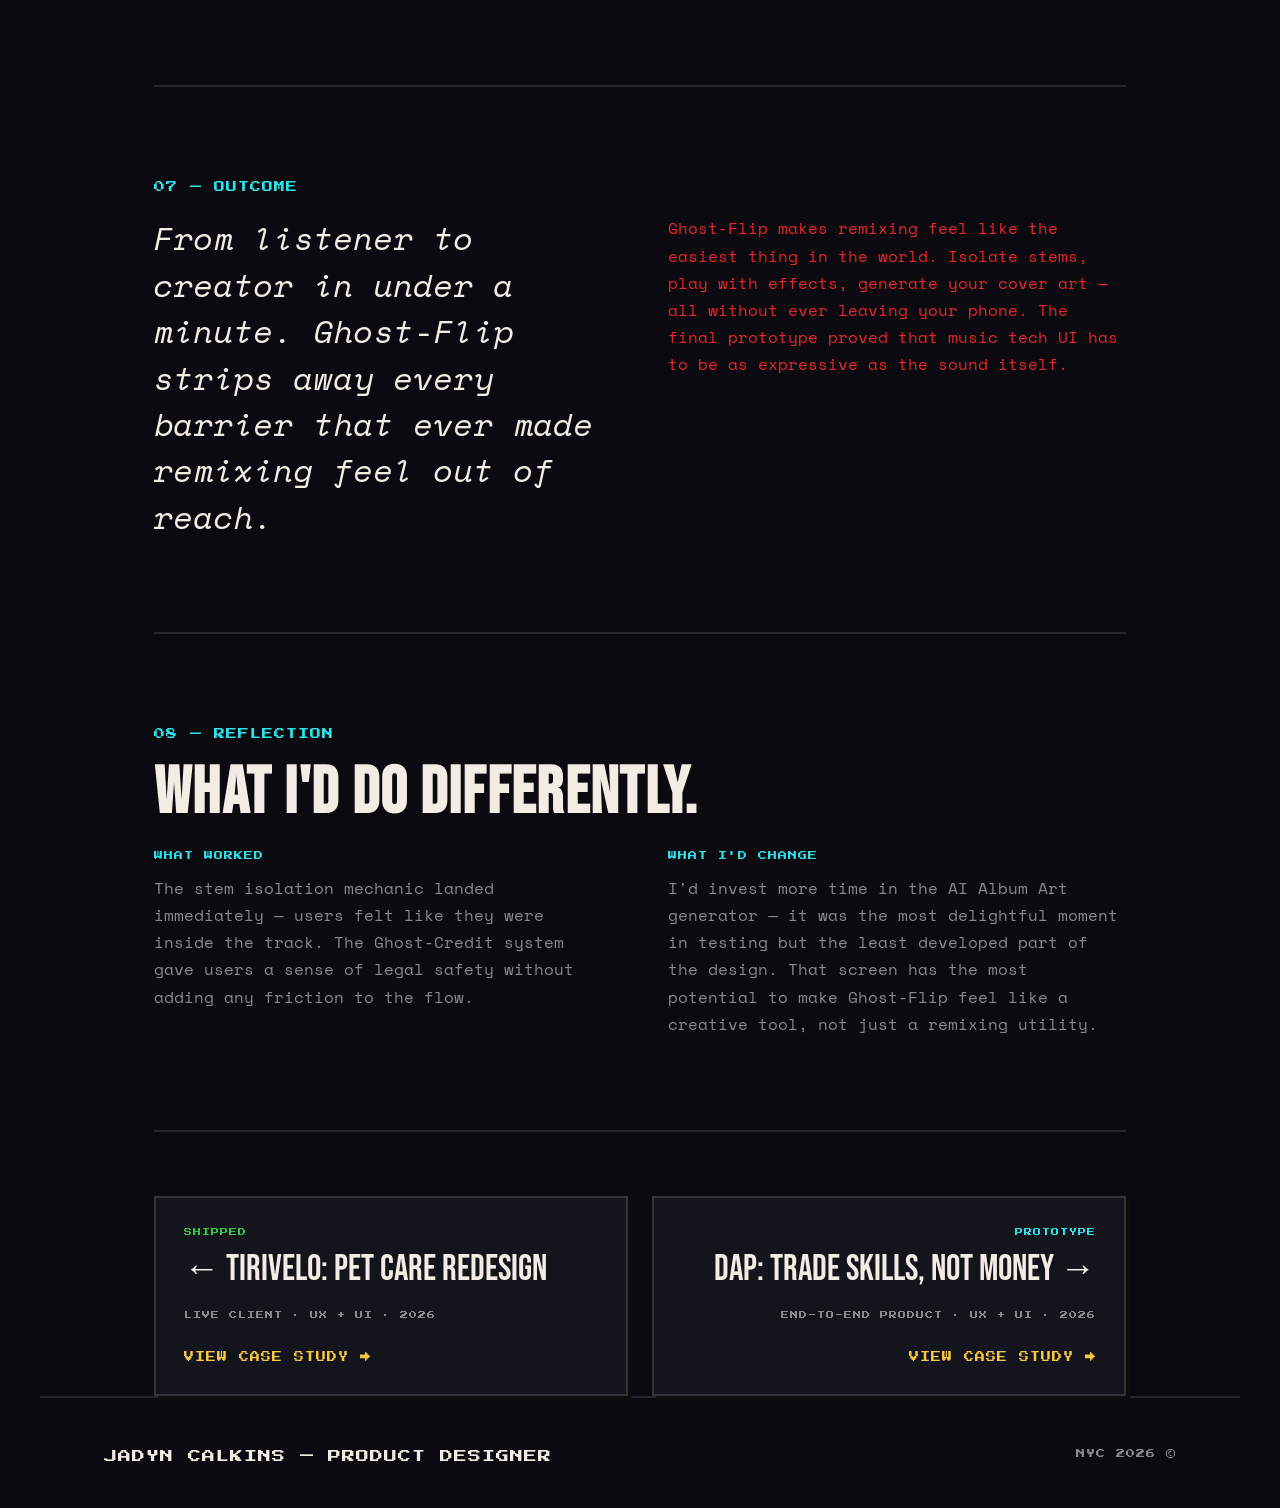
<file: ghost-flip.html>
<!DOCTYPE html>
<html lang="en">
<head>
  <meta charset="UTF-8">
  <meta name="viewport" content="width=device-width, initial-scale=1.0">
  <title>Ghost-Flip &mdash; Jadyn Calkins</title>
  <link rel="icon" type="image/png" href="assets/logo.png">
  <link rel="preconnect" href="https://fonts.googleapis.com">
  <link rel="preconnect" href="https://fonts.gstatic.com" crossorigin>
  <link href="https://fonts.googleapis.com/css2?family=Bebas+Neue&family=Press+Start+2P&family=Space+Mono:wght@400;700&display=swap" rel="stylesheet">
  <link rel="stylesheet" href="styles.css">
</head>
<body id="top">

  <!-- Navigation -->
  <nav class="nav">
    <a class="nav__logo" href="index.html">
      <img class="nav__logo-img" src="assets/logo.png" alt="Jadyn Calkins logo">JADYN<span class="dot">.</span>
    </a>
    <ul class="nav__links">
      <li><a href="index.html#work" aria-current="page">Work</a></li>
      <li><a href="about.html">About</a></li>
      <li><a href="contact.html">Contact</a></li>
    </ul>
  </nav>

  <main class="cs">

    <!-- HERO -->
    <header class="cs-hero">
      <p class="cs-breadcrumb"><a href="index.html#work" style="color:inherit;text-decoration:none;">Work</a> <span class="sep">&rarr;</span> SoundCloud</p>
      <div class="cs-hero__head">
        <span class="cs-num-big">01</span>
        <div>
          <h1 class="cs-title">Ghost-Flip</h1>
          <p class="cs-subtitle">Closing the Creator Gap.</p>
        </div>
      </div>
      <p class="cs-tags">Feature &middot; UX + UI &middot; Prototype '26 &middot; Mobile</p>
      <p class="cs-desc">An AI-powered mobile feature that turns passive SoundCloud listeners into remixers, without complex software.</p>
      <p class="cs-stats">05 Usability Tests &middot; 60 Sec Target Flip Time</p>
      <div class="cs-meta">Role &mdash; UX/UI Designer &middot; Timeline &mdash; Capstone 2025 &middot; Platform &mdash; Mobile / iOS &middot; Tools &mdash; Figma</div>
    </header>

    <!-- Hero image -->
    <img class="cs-shot" src="assets/ghost-flip-hero.png" alt="Ghost-Flip phone mockups" loading="lazy">

    <!-- 00 PROTOTYPE WALKTHROUGH -->
    <section class="cs-block">
      <p class="cs-block__num">00 &mdash; Prototype Walkthrough</p>
      <div class="cs-center">
        <div class="cs-video">
          <video controls loop muted playsinline preload="metadata" poster="assets/ph-video.svg" aria-label="Prototype walkthrough">
            <source src="assets/ghost-flip-prototype.mp4" type="video/mp4">
          </video>
        </div>
      </div>
      <p class="cs-caption">Prototype walkthrough &ndash; full Ghost-Flip flow from Now Playing to published flip.</p>
    </section>

    <!-- 01 THE PROBLEM -->
    <section class="cs-block">
      <p class="cs-block__num">01 &mdash; The Problem</p>
      <div class="cs-split">
        <div>
          <h2 class="cs-block__headline">The listener wants to create. The tools say no.</h2>
          <p class="cs-block__body">
            SoundCloud has 300M+ tracks and millions of fans who want to remix &mdash;
            but the jump from listener to creator is too steep. Traditional DAWs take
            months to learn. Copyright takedowns kill momentum. Ghost-Flip builds the bridge.
          </p>
        </div>
        <img class="cs-shot" src="assets/soundcloud-logo.png" alt="Ghost-Flip logo" style="max-width: 300px;" loading="lazy">
      </div>

      <blockquote class="cs-quote">Making remixing as easy as applying a photo filter.</blockquote>

      <div class="persona-grid">
        <div class="persona">
          <div class="persona__head">
            <div class="persona__photo" style="background-image: url('assets/persona-ryan.png'), url('assets/ph-portrait.svg');"></div>
            <div>
              <p class="persona__name">Ryan</p>
              <p class="persona__role">The Bedroom Producer</p>
            </div>
          </div>
          <ul>
            <li>Makes beats on Ableton</li>
            <li>Follows producers on SoundCloud</li>
            <li>Wants to remix but fears copyright</li>
          </ul>
        </div>
        <div class="persona">
          <div class="persona__head">
            <div class="persona__photo" style="background-image: url('assets/persona-umi.png'), url('assets/ph-portrait.svg');"></div>
            <div>
              <p class="persona__name">Umi</p>
              <p class="persona__role">The Casual Fan</p>
            </div>
          </div>
          <ul>
            <li>Listens 3+ hours a day</li>
            <li>Shares tracks constantly</li>
            <li>Never tried creating &ndash; feels intimidated</li>
          </ul>
        </div>
      </div>
    </section>

    <!-- 02 USER FLOW -->
    <section class="cs-block">
      <p class="cs-block__num">02 &mdash; User Flow</p>
      <h2 class="cs-block__headline">From listener to creator in 6 stages.</h2>
      <p class="cs-block__body">
        Every Ghost-Flip follows a six-stage journey, from the standard SoundCloud
        player to a published flip.
      </p>
      <p class="cs-stages">Now Playing &rarr; DAW Studio &rarr; Review &rarr; AI Album Art &rarr; Final Review &rarr; Flip Published</p>
      <img class="cs-shot" src="assets/ghost-flip-userflow.png" alt="User flow diagram" style="margin-top: 28px;" loading="lazy">
    </section>

    <!-- 03 DESIGN DECISIONS -->
    <section class="cs-block">
      <p class="cs-block__num">03 &mdash; Design Decisions</p>
      <h2 class="cs-block__headline">Three decisions that made remixing feel human.</h2>
      <div class="cs-cols3">
        <div class="cs-col">
          <p class="cs-col__label">Color Visuals</p>
          <h3 class="cs-col__title">3-lane waveform system</h3>
          <p class="cs-col__body">
            Color-coded stems make isolation instant, yellow for Vocals, green for
            Rhythm, purple for Melody. One tap isolates any stem inside the DAW Studio.
          </p>
          <img class="cs-shot" src="assets/ghost-flip-waveform.png" alt="Waveform system" loading="lazy">
        </div>
        <div class="cs-col">
          <p class="cs-col__label">FX Ribbon</p>
          <h3 class="cs-col__title">Thumb-friendly sliders</h3>
          <p class="cs-col__body">
            Layer your effects, then dial it in at the Mix Console. A horizontal orange
            slider at the bottom of the DAW screen gives users a physical, tactile way
            to blend stems in real time.
          </p>
          <img class="cs-shot" src="assets/ghost-flip-fxribbon.png" alt="FX ribbon" loading="lazy">
        </div>
        <div class="cs-col">
          <p class="cs-col__label">Mix Console</p>
          <h3 class="cs-col__title">Full control, zero overwhelm</h3>
          <p class="cs-col__body">
            Per-stem effect control that feels like a real mixing board &mdash;
            condensed for your thumb, without losing the power.
          </p>
          <img class="cs-shot" src="assets/ghost-flip-mixconsole.png" alt="Mix console" loading="lazy">
        </div>
      </div>
    </section>

    <!-- 04 DESIGN EVOLUTION -->
    <section class="cs-block">
      <p class="cs-block__num">04 &mdash; Design Evolution</p>
      <div class="cs-split">
        <div>
          <h2 class="cs-block__headline">One stem at a time. Total focus.</h2>
          <p class="cs-block__body">
            Each stem gets its own focused view &mdash; Vocals, Rhythm, and Melody
            isolated one at a time. No information overload, no competing waveforms.
            Just the track you're working on and the controls you need.
          </p>
          <div style="margin-top: 26px;">
            <div class="stem">
              <span class="stem__label" style="color: var(--yellow);">Vocals</span>
              <p class="stem__desc">Warm yellow. The human voice is warm, personal, familiar.</p>
            </div>
            <div class="stem">
              <span class="stem__label" style="color: var(--blue);">Rhythm / Drums</span>
              <p class="stem__desc">Cool blue. Rhythm is mechanical, steady, reliable.</p>
            </div>
            <div class="stem">
              <span class="stem__label" style="color: var(--purple);">Melody / Synth</span>
              <p class="stem__desc">Purple. The middle ground &mdash; emotional but structured.</p>
            </div>
          </div>
          <blockquote class="cs-quote cs-quote--red">For someone learning to remix for the first time, color does the teaching before the controls do.</blockquote>
        </div>
        <img class="cs-shot" src="assets/ghost-flip-stems.png" alt="Isolated stems" loading="lazy">
      </div>
    </section>

    <!-- 05 TESTING -->
    <section class="cs-block">
      <p class="cs-block__num">05 &mdash; Testing</p>
      <h2 class="cs-block__headline">5 users. One goal.</h2>
      <p class="cs-block__body">
        I ran usability tests to see if users could complete a full Ghost-Flip without
        friction. The biggest finding was in the FX controls, the original circular dial
        was too fiddly on mobile. Users instinctively wanted to drag, not rotate. That
        insight directly drove the switch to the horizontal slider.
      </p>
      <div style="margin-top: 28px; max-width: 760px;">
        <div class="cs-callout cs-callout--yes">
          <span class="cs-callout__ic">&#10003;</span>
          <p><strong>FX Slider</strong> &mdash; Users instinctively dragged without any instruction needed.</p>
        </div>
        <div class="cs-callout cs-callout--no">
          <span class="cs-callout__ic">&#10007;</span>
          <p><strong>Circular dial</strong> &mdash; Removed. Too fiddly on mobile, replaced with horizontal slider.</p>
        </div>
      </div>
      <div style="margin-top: 32px;">
        <p class="cs-fromto">From this <span class="arrow">&rarr;</span> To this</p>
        <img class="cs-shot" src="assets/ghost-flip-testing.png" alt="Before and after FX control" loading="lazy">
      </div>
    </section>

    <!-- 06 FINAL SCREENS -->
    <section class="cs-block">
      <p class="cs-block__num">06 &mdash; Final Screens</p>
      <h2 class="cs-block__headline">The finished flow.</h2>
      <img class="cs-shot" src="assets/ghost-flip-finalscreens.png" alt="Final screens" loading="lazy">
    </section>

    <!-- 07 OUTCOME -->
    <section class="cs-block">
      <p class="cs-block__num">07 &mdash; Outcome</p>
      <div class="cs-outcome">
        <p class="cs-outcome__lead">
          From listener to creator in under a minute. Ghost-Flip strips away every
          barrier that ever made remixing feel out of reach.
        </p>
        <p class="cs-outcome__body">
          Ghost-Flip makes remixing feel like the easiest thing in the world. Isolate
          stems, play with effects, generate your cover art &mdash; all without ever
          leaving your phone. The final prototype proved that music tech UI has to be
          as expressive as the sound itself.
        </p>
      </div>
    </section>

    <!-- 08 REFLECTION -->
    <section class="cs-block">
      <p class="cs-block__num">08 &mdash; Reflection</p>
      <h2 class="cs-block__headline">What I'd do differently.</h2>
      <div class="cs-cols2">
        <div>
          <p class="cs-col2__label">What Worked</p>
          <p class="cs-col2__body">
            The stem isolation mechanic landed immediately &mdash; users felt like they
            were inside the track. The Ghost-Credit system gave users a sense of legal
            safety without adding any friction to the flow.
          </p>
        </div>
        <div>
          <p class="cs-col2__label">What I'd Change</p>
          <p class="cs-col2__body">
            I'd invest more time in the AI Album Art generator &mdash; it was the most
            delightful moment in testing but the least developed part of the design. That
            screen has the most potential to make Ghost-Flip feel like a creative tool,
            not just a remixing utility.
          </p>
        </div>
      </div>
    </section>

    <!-- NEXT / PREVIOUS -->
    <nav class="cs-nav" aria-label="More case studies">
      <a class="cs-navcard" href="tirivelo.html">
        <span class="cs-navcard__tag" style="color: var(--green);">Shipped</span>
        <p class="cs-navcard__title">&larr; TiriVelo: Pet Care Redesign</p>
        <p class="cs-navcard__meta">Live Client &middot; UX + UI &middot; 2026</p>
        <span class="cs-navcard__link">View Case Study &rarr;</span>
      </a>
      <a class="cs-navcard cs-navcard--next" href="dap.html">
        <span class="cs-navcard__tag" style="color: var(--cyan);">Prototype</span>
        <p class="cs-navcard__title">Dap: Trade Skills, Not Money &rarr;</p>
        <p class="cs-navcard__meta">End-to-End Product &middot; UX + UI &middot; 2026</p>
        <span class="cs-navcard__link">View Case Study &rarr;</span>
      </a>
    </nav>
  </main>

  <!-- Footer -->
  <footer class="footer">
    <div class="footer__brand">
      <span class="footer__name">Jadyn Calkins &mdash; Product Designer</span>
    </div>
    <span class="footer__copy">NYC 2026 &copy;</span>
  </footer>

</body>
</html>
</file>
<file: styles.css>
:root {
      --black: #0D0D0D;
      --cream: #F2EDE4;
      --red: #E8272A;
      --yellow: #F5C842;
      --blue: #1A6BFF;
      --green: #2ECC40;
      --cyan: #2DE2E6;
      --purple: #9B6BFF;
      --concrete: #8A8A8A;
      --dark-bg: #0A0A10;

      --pixel-shadow: 4px 4px 0px var(--black);
    }

    *, *::before, *::after {
      box-sizing: border-box;
    }

    html {
      scroll-behavior: smooth;
    }

    body {
      margin: 0;
      min-height: 100vh;
      overflow-x: hidden;
      background: var(--dark-bg);
      color: var(--cream);
      font-family: 'Space Mono', monospace;
      font-size: 16px;
      line-height: 1.7;
      border-radius: 0;
    }

    /* Body text = Space Mono only, min 16px, line-height 1.7 */
    p, li, a, span, blockquote, label, input, textarea, button {
      font-family: 'Space Mono', monospace;
      font-size: 16px;
      line-height: 1.7;
    }

    /* Headlines = Bebas Neue only */
    h1, h2, h3, h4, h5, h6 {
      font-family: 'Bebas Neue', sans-serif;
      letter-spacing: 0.02em;
      margin: 0;
    }

    /* UI labels = Press Start 2P only */
    .ui-label {
      font-family: 'Press Start 2P', monospace;
      text-transform: uppercase;
    }

    /* No rounded corners, no drop shadows anywhere; only hard pixel shadows */
    * {
      border-radius: 0;
    }

    /* Scanline overlay */
    body::after {
      content: "";
      position: fixed;
      top: 0;
      left: 0;
      width: 100%;
      height: 100%;
      pointer-events: none;
      z-index: 999;
      background: repeating-linear-gradient(
        to bottom,
        rgba(0, 0, 0, 0.03) 0px,
        rgba(0, 0, 0, 0.03) 1px,
        transparent 1px,
        transparent 2px
      );
    }

    /* -------------------------------------------------------------------
       PIXEL SKATER  (one div; box-shadow paints the whole 32x32 sprite)
       ------------------------------------------------------------------- */
    .skater {
      position: absolute;
      bottom: 43px; /* wheels rest flush on top of the sidewalk strip */
      left: 0;
      z-index: 2;
      width: 96px;
      height: 96px;
      cursor: pointer;
      /* rolls along the sidewalk, left to right, looping */
      animation: skate-across 16s linear infinite;
    }

    /* paused while doing a trick so you can see the kickflip */
    .skater.is-trick { animation-play-state: paused; }

    .skater-bob {
      --sc: 1; /* sprite scale (shrinks on mobile) */
      width: 100%;
      height: 100%;
      transform-origin: bottom center;
      animation: idle-bounce 1s ease-in-out infinite;
    }

    /* air trick: jump (+ optional spin) launched by the trick buttons */
    .skater-bob.trick-air {
      transform-origin: center;
      animation: trick-air 760ms ease-out forwards;
    }

    .skater .sprite {
      position: absolute;
      top: 0;
      left: 0;
      width: 3px;
      height: 3px;
      background: transparent;
    }

    @keyframes idle-bounce {
      0%, 100% { transform: scale(var(--sc)) translateY(0); }
      50%      { transform: scale(var(--sc)) translateY(-3px); }
    }

    @keyframes trick-air {
      0%   { transform: scale(var(--sc)) translateY(0) rotate(0deg); }
      30%  { transform: scale(var(--sc)) translateY(calc(-1 * var(--jump, 78px))) rotate(calc(var(--spin, 0deg) * 0.4)); }
      62%  { transform: scale(var(--sc)) translateY(calc(-1 * var(--jump, 78px))) rotate(calc(var(--spin, 0deg) * 0.78)); }
      100% { transform: scale(var(--sc)) translateY(0) rotate(var(--spin, 0deg)); }
    }

    @keyframes skate-across {
      from { transform: translateX(-140px); }
      to   { transform: translateX(calc(100vw + 60px)); }
    }

    @media (prefers-reduced-motion: reduce) {
      .skater { animation: none; left: 5vw; }
      .skater-bob { animation: none; }
    }

    /* -------------------------------------------------------------------
       TRICK DECK  (buttons that launch the skater into tricks)
       ------------------------------------------------------------------- */
    .tricks {
      position: absolute;
      right: 5vw;
      bottom: 156px;
      z-index: 3;
      display: flex;
      flex-direction: column;
      align-items: flex-end;
      gap: 12px;
      text-align: right;
    }

    .tricks__label {
      font-family: 'Press Start 2P', monospace;
      font-size: 8px;
      line-height: 1.5;
      letter-spacing: 1px;
      text-transform: uppercase;
      color: var(--cyan);
    }

    .tricks__grid {
      display: grid;
      grid-template-columns: repeat(2, auto);
      gap: 10px;
    }

    .trick-btn {
      font-family: 'Press Start 2P', monospace;
      font-size: 9px;
      line-height: 1;
      letter-spacing: 1px;
      text-transform: uppercase;
      color: var(--yellow);
      background: transparent;
      border: 2px solid var(--yellow);
      padding: 11px 12px;
      cursor: pointer;
      box-shadow: 3px 3px 0 rgba(245, 200, 66, 0.3);
      transition: transform 0.1s steps(2), background-color 0.1s steps(2),
                  color 0.1s steps(2), box-shadow 0.1s steps(2);
    }

    .trick-btn:hover {
      background: var(--yellow);
      color: var(--black);
      transform: translate(-2px, -2px);
      box-shadow: 5px 5px 0 rgba(245, 200, 66, 0.3);
    }

    .trick-btn:active {
      transform: translate(2px, 2px);
      box-shadow: 0 0 0 rgba(0, 0, 0, 0);
    }

    /* --- pose box-shadow maps (painted on the 1-pixel .sprite element) --- */
    .skater-cruise .sprite {
      box-shadow:
      33px 6px 0 0 var(--black),
      36px 6px 0 0 var(--black),
      39px 6px 0 0 var(--black),
      42px 6px 0 0 var(--black),
      45px 6px 0 0 var(--black),
      48px 6px 0 0 var(--black),
      51px 6px 0 0 var(--black),
      54px 6px 0 0 var(--black),
      57px 6px 0 0 var(--black),
      60px 6px 0 0 var(--black),
      33px 9px 0 0 var(--black),
      36px 9px 0 0 var(--red),
      39px 9px 0 0 var(--red),
      42px 9px 0 0 var(--red),
      45px 9px 0 0 var(--red),
      48px 9px 0 0 var(--red),
      51px 9px 0 0 var(--red),
      54px 9px 0 0 var(--red),
      57px 9px 0 0 var(--red),
      60px 9px 0 0 var(--black),
      33px 12px 0 0 var(--black),
      36px 12px 0 0 var(--red),
      39px 12px 0 0 var(--red),
      42px 12px 0 0 var(--red),
      45px 12px 0 0 var(--red),
      48px 12px 0 0 var(--red),
      51px 12px 0 0 var(--red),
      54px 12px 0 0 var(--red),
      57px 12px 0 0 var(--red),
      60px 12px 0 0 var(--black),
      33px 15px 0 0 var(--black),
      36px 15px 0 0 var(--black),
      39px 15px 0 0 var(--black),
      42px 15px 0 0 var(--black),
      45px 15px 0 0 var(--black),
      48px 15px 0 0 var(--black),
      51px 15px 0 0 var(--black),
      54px 15px 0 0 var(--black),
      57px 15px 0 0 var(--black),
      60px 15px 0 0 var(--black),
      63px 15px 0 0 var(--black),
      66px 15px 0 0 var(--black),
      69px 15px 0 0 var(--black),
      72px 15px 0 0 var(--black),
      75px 15px 0 0 var(--black),
      36px 18px 0 0 var(--black),
      39px 18px 0 0 var(--black),
      42px 18px 0 0 var(--black),
      45px 18px 0 0 var(--black),
      48px 18px 0 0 var(--black),
      51px 18px 0 0 var(--black),
      54px 18px 0 0 var(--black),
      57px 18px 0 0 var(--black),
      60px 18px 0 0 var(--black),
      63px 18px 0 0 var(--black),
      66px 18px 0 0 var(--black),
      69px 18px 0 0 var(--black),
      72px 18px 0 0 var(--black),
      75px 18px 0 0 var(--black),
      36px 21px 0 0 var(--black),
      39px 21px 0 0 var(--cream),
      42px 21px 0 0 var(--cream),
      45px 21px 0 0 var(--cream),
      48px 21px 0 0 var(--cream),
      51px 21px 0 0 var(--cream),
      54px 21px 0 0 var(--cream),
      57px 21px 0 0 var(--black),
      36px 24px 0 0 var(--black),
      39px 24px 0 0 var(--black),
      42px 24px 0 0 var(--black),
      45px 24px 0 0 var(--black),
      48px 24px 0 0 var(--black),
      51px 24px 0 0 var(--black),
      54px 24px 0 0 var(--black),
      57px 24px 0 0 var(--black),
      36px 27px 0 0 var(--black),
      39px 27px 0 0 var(--black),
      42px 27px 0 0 var(--cream),
      45px 27px 0 0 var(--cream),
      48px 27px 0 0 var(--cream),
      51px 27px 0 0 var(--cream),
      54px 27px 0 0 var(--cream),
      57px 27px 0 0 var(--black),
      36px 30px 0 0 var(--black),
      39px 30px 0 0 var(--cream),
      42px 30px 0 0 var(--cream),
      45px 30px 0 0 var(--cream),
      48px 30px 0 0 var(--cream),
      51px 30px 0 0 var(--cream),
      54px 30px 0 0 var(--cream),
      57px 30px 0 0 var(--black),
      33px 33px 0 0 var(--concrete),
      36px 33px 0 0 var(--concrete),
      39px 33px 0 0 var(--black),
      42px 33px 0 0 var(--concrete),
      45px 33px 0 0 var(--concrete),
      48px 33px 0 0 var(--concrete),
      51px 33px 0 0 var(--concrete),
      54px 33px 0 0 var(--black),
      57px 33px 0 0 var(--concrete),
      60px 33px 0 0 var(--concrete),
      27px 36px 0 0 var(--black),
      30px 36px 0 0 var(--black),
      33px 36px 0 0 var(--concrete),
      36px 36px 0 0 var(--concrete),
      39px 36px 0 0 var(--concrete),
      42px 36px 0 0 var(--concrete),
      45px 36px 0 0 var(--concrete),
      48px 36px 0 0 var(--concrete),
      51px 36px 0 0 var(--concrete),
      54px 36px 0 0 var(--concrete),
      57px 36px 0 0 var(--concrete),
      60px 36px 0 0 var(--concrete),
      63px 36px 0 0 var(--black),
      66px 36px 0 0 var(--black),
      27px 39px 0 0 var(--black),
      30px 39px 0 0 var(--concrete),
      33px 39px 0 0 var(--concrete),
      36px 39px 0 0 var(--concrete),
      39px 39px 0 0 var(--concrete),
      42px 39px 0 0 var(--concrete),
      45px 39px 0 0 var(--concrete),
      48px 39px 0 0 var(--concrete),
      51px 39px 0 0 var(--concrete),
      54px 39px 0 0 var(--concrete),
      57px 39px 0 0 var(--concrete),
      60px 39px 0 0 var(--concrete),
      63px 39px 0 0 var(--concrete),
      66px 39px 0 0 var(--black),
      18px 42px 0 0 var(--concrete),
      21px 42px 0 0 var(--concrete),
      24px 42px 0 0 var(--concrete),
      27px 42px 0 0 var(--black),
      30px 42px 0 0 var(--concrete),
      33px 42px 0 0 var(--concrete),
      36px 42px 0 0 var(--concrete),
      39px 42px 0 0 var(--concrete),
      42px 42px 0 0 var(--concrete),
      45px 42px 0 0 var(--concrete),
      48px 42px 0 0 var(--concrete),
      51px 42px 0 0 var(--concrete),
      54px 42px 0 0 var(--concrete),
      57px 42px 0 0 var(--concrete),
      60px 42px 0 0 var(--concrete),
      63px 42px 0 0 var(--concrete),
      66px 42px 0 0 var(--black),
      69px 42px 0 0 var(--concrete),
      72px 42px 0 0 var(--concrete),
      75px 42px 0 0 var(--concrete),
      15px 45px 0 0 var(--black),
      18px 45px 0 0 var(--black),
      21px 45px 0 0 var(--black),
      24px 45px 0 0 var(--black),
      27px 45px 0 0 var(--black),
      30px 45px 0 0 var(--concrete),
      33px 45px 0 0 var(--concrete),
      36px 45px 0 0 var(--concrete),
      39px 45px 0 0 var(--concrete),
      42px 45px 0 0 var(--concrete),
      45px 45px 0 0 var(--concrete),
      48px 45px 0 0 var(--concrete),
      51px 45px 0 0 var(--concrete),
      54px 45px 0 0 var(--concrete),
      57px 45px 0 0 var(--concrete),
      60px 45px 0 0 var(--concrete),
      63px 45px 0 0 var(--concrete),
      66px 45px 0 0 var(--black),
      69px 45px 0 0 var(--black),
      72px 45px 0 0 var(--black),
      75px 45px 0 0 var(--black),
      78px 45px 0 0 var(--black),
      15px 48px 0 0 var(--black),
      18px 48px 0 0 var(--black),
      21px 48px 0 0 var(--black),
      27px 48px 0 0 var(--black),
      30px 48px 0 0 var(--concrete),
      33px 48px 0 0 var(--concrete),
      36px 48px 0 0 var(--concrete),
      39px 48px 0 0 var(--concrete),
      42px 48px 0 0 var(--concrete),
      45px 48px 0 0 var(--concrete),
      48px 48px 0 0 var(--concrete),
      51px 48px 0 0 var(--concrete),
      54px 48px 0 0 var(--concrete),
      57px 48px 0 0 var(--concrete),
      60px 48px 0 0 var(--concrete),
      63px 48px 0 0 var(--concrete),
      66px 48px 0 0 var(--black),
      72px 48px 0 0 var(--black),
      75px 48px 0 0 var(--black),
      78px 48px 0 0 var(--black),
      27px 51px 0 0 var(--black),
      30px 51px 0 0 var(--concrete),
      33px 51px 0 0 var(--concrete),
      36px 51px 0 0 var(--concrete),
      39px 51px 0 0 var(--concrete),
      42px 51px 0 0 var(--concrete),
      45px 51px 0 0 var(--concrete),
      48px 51px 0 0 var(--concrete),
      51px 51px 0 0 var(--concrete),
      54px 51px 0 0 var(--concrete),
      57px 51px 0 0 var(--concrete),
      60px 51px 0 0 var(--concrete),
      63px 51px 0 0 var(--concrete),
      66px 51px 0 0 var(--black),
      27px 54px 0 0 var(--black),
      30px 54px 0 0 var(--black),
      33px 54px 0 0 var(--black),
      36px 54px 0 0 var(--black),
      39px 54px 0 0 var(--black),
      42px 54px 0 0 var(--black),
      45px 54px 0 0 var(--black),
      48px 54px 0 0 var(--black),
      51px 54px 0 0 var(--black),
      54px 54px 0 0 var(--black),
      57px 54px 0 0 var(--black),
      60px 54px 0 0 var(--black),
      63px 54px 0 0 var(--black),
      66px 54px 0 0 var(--black),
      27px 57px 0 0 var(--black),
      30px 57px 0 0 var(--black),
      33px 57px 0 0 var(--blue),
      36px 57px 0 0 var(--blue),
      39px 57px 0 0 var(--blue),
      42px 57px 0 0 var(--blue),
      45px 57px 0 0 var(--black),
      48px 57px 0 0 var(--black),
      51px 57px 0 0 var(--blue),
      54px 57px 0 0 var(--blue),
      57px 57px 0 0 var(--blue),
      60px 57px 0 0 var(--blue),
      63px 57px 0 0 var(--black),
      66px 57px 0 0 var(--black),
      30px 60px 0 0 var(--black),
      33px 60px 0 0 var(--blue),
      36px 60px 0 0 var(--blue),
      39px 60px 0 0 var(--blue),
      42px 60px 0 0 var(--blue),
      45px 60px 0 0 var(--black),
      48px 60px 0 0 var(--black),
      51px 60px 0 0 var(--blue),
      54px 60px 0 0 var(--blue),
      57px 60px 0 0 var(--blue),
      60px 60px 0 0 var(--blue),
      63px 60px 0 0 var(--black),
      30px 63px 0 0 var(--black),
      33px 63px 0 0 var(--blue),
      36px 63px 0 0 var(--blue),
      39px 63px 0 0 var(--blue),
      42px 63px 0 0 var(--blue),
      45px 63px 0 0 var(--black),
      48px 63px 0 0 var(--black),
      51px 63px 0 0 var(--blue),
      54px 63px 0 0 var(--blue),
      57px 63px 0 0 var(--blue),
      60px 63px 0 0 var(--blue),
      63px 63px 0 0 var(--black),
      30px 66px 0 0 var(--black),
      33px 66px 0 0 var(--blue),
      36px 66px 0 0 var(--blue),
      39px 66px 0 0 var(--blue),
      42px 66px 0 0 var(--blue),
      45px 66px 0 0 var(--black),
      48px 66px 0 0 var(--black),
      51px 66px 0 0 var(--blue),
      54px 66px 0 0 var(--blue),
      57px 66px 0 0 var(--blue),
      60px 66px 0 0 var(--blue),
      63px 66px 0 0 var(--black),
      30px 69px 0 0 var(--black),
      33px 69px 0 0 var(--blue),
      36px 69px 0 0 var(--blue),
      39px 69px 0 0 var(--blue),
      42px 69px 0 0 var(--blue),
      45px 69px 0 0 var(--black),
      48px 69px 0 0 var(--black),
      51px 69px 0 0 var(--blue),
      54px 69px 0 0 var(--blue),
      57px 69px 0 0 var(--blue),
      60px 69px 0 0 var(--blue),
      63px 69px 0 0 var(--black),
      30px 72px 0 0 var(--black),
      33px 72px 0 0 var(--black),
      36px 72px 0 0 var(--black),
      39px 72px 0 0 var(--black),
      42px 72px 0 0 var(--black),
      45px 72px 0 0 var(--black),
      48px 72px 0 0 var(--black),
      51px 72px 0 0 var(--black),
      54px 72px 0 0 var(--black),
      57px 72px 0 0 var(--black),
      60px 72px 0 0 var(--black),
      63px 72px 0 0 var(--black),
      30px 75px 0 0 var(--black),
      33px 75px 0 0 var(--black),
      36px 75px 0 0 var(--black),
      39px 75px 0 0 var(--black),
      42px 75px 0 0 var(--black),
      45px 75px 0 0 var(--black),
      48px 75px 0 0 var(--black),
      51px 75px 0 0 var(--black),
      54px 75px 0 0 var(--black),
      57px 75px 0 0 var(--black),
      60px 75px 0 0 var(--black),
      63px 75px 0 0 var(--black),
      30px 78px 0 0 var(--black),
      33px 78px 0 0 var(--black),
      36px 78px 0 0 var(--black),
      39px 78px 0 0 var(--black),
      42px 78px 0 0 var(--black),
      45px 78px 0 0 var(--black),
      48px 78px 0 0 var(--black),
      51px 78px 0 0 var(--black),
      54px 78px 0 0 var(--black),
      57px 78px 0 0 var(--black),
      60px 78px 0 0 var(--black),
      63px 78px 0 0 var(--black),
      21px 81px 0 0 var(--black),
      24px 81px 0 0 var(--yellow),
      27px 81px 0 0 var(--yellow),
      30px 81px 0 0 var(--yellow),
      33px 81px 0 0 var(--yellow),
      36px 81px 0 0 var(--yellow),
      39px 81px 0 0 var(--yellow),
      42px 81px 0 0 var(--yellow),
      45px 81px 0 0 var(--yellow),
      48px 81px 0 0 var(--yellow),
      51px 81px 0 0 var(--yellow),
      54px 81px 0 0 var(--yellow),
      57px 81px 0 0 var(--yellow),
      60px 81px 0 0 var(--yellow),
      63px 81px 0 0 var(--yellow),
      66px 81px 0 0 var(--yellow),
      69px 81px 0 0 var(--yellow),
      72px 81px 0 0 var(--yellow),
      75px 81px 0 0 var(--black),
      21px 84px 0 0 var(--black),
      24px 84px 0 0 var(--black),
      27px 84px 0 0 var(--black),
      30px 84px 0 0 var(--black),
      33px 84px 0 0 var(--black),
      36px 84px 0 0 var(--black),
      39px 84px 0 0 var(--black),
      42px 84px 0 0 var(--black),
      45px 84px 0 0 var(--black),
      48px 84px 0 0 var(--black),
      51px 84px 0 0 var(--black),
      54px 84px 0 0 var(--black),
      57px 84px 0 0 var(--black),
      60px 84px 0 0 var(--black),
      63px 84px 0 0 var(--black),
      66px 84px 0 0 var(--black),
      69px 84px 0 0 var(--black),
      72px 84px 0 0 var(--black),
      75px 84px 0 0 var(--black),
      27px 87px 0 0 var(--red),
      30px 87px 0 0 var(--black),
      33px 87px 0 0 var(--red),
      63px 87px 0 0 var(--red),
      66px 87px 0 0 var(--black),
      69px 87px 0 0 var(--red),
      27px 90px 0 0 var(--red),
      30px 90px 0 0 var(--red),
      33px 90px 0 0 var(--red),
      63px 90px 0 0 var(--red),
      66px 90px 0 0 var(--red),
      69px 90px 0 0 var(--red);
      animation: wheel-spin 0.3s steps(2) infinite;
    }

    @keyframes wheel-spin {
      0%   { box-shadow:
      33px 6px 0 0 var(--black),
      36px 6px 0 0 var(--black),
      39px 6px 0 0 var(--black),
      42px 6px 0 0 var(--black),
      45px 6px 0 0 var(--black),
      48px 6px 0 0 var(--black),
      51px 6px 0 0 var(--black),
      54px 6px 0 0 var(--black),
      57px 6px 0 0 var(--black),
      60px 6px 0 0 var(--black),
      33px 9px 0 0 var(--black),
      36px 9px 0 0 var(--red),
      39px 9px 0 0 var(--red),
      42px 9px 0 0 var(--red),
      45px 9px 0 0 var(--red),
      48px 9px 0 0 var(--red),
      51px 9px 0 0 var(--red),
      54px 9px 0 0 var(--red),
      57px 9px 0 0 var(--red),
      60px 9px 0 0 var(--black),
      33px 12px 0 0 var(--black),
      36px 12px 0 0 var(--red),
      39px 12px 0 0 var(--red),
      42px 12px 0 0 var(--red),
      45px 12px 0 0 var(--red),
      48px 12px 0 0 var(--red),
      51px 12px 0 0 var(--red),
      54px 12px 0 0 var(--red),
      57px 12px 0 0 var(--red),
      60px 12px 0 0 var(--black),
      33px 15px 0 0 var(--black),
      36px 15px 0 0 var(--black),
      39px 15px 0 0 var(--black),
      42px 15px 0 0 var(--black),
      45px 15px 0 0 var(--black),
      48px 15px 0 0 var(--black),
      51px 15px 0 0 var(--black),
      54px 15px 0 0 var(--black),
      57px 15px 0 0 var(--black),
      60px 15px 0 0 var(--black),
      63px 15px 0 0 var(--black),
      66px 15px 0 0 var(--black),
      69px 15px 0 0 var(--black),
      72px 15px 0 0 var(--black),
      75px 15px 0 0 var(--black),
      36px 18px 0 0 var(--black),
      39px 18px 0 0 var(--black),
      42px 18px 0 0 var(--black),
      45px 18px 0 0 var(--black),
      48px 18px 0 0 var(--black),
      51px 18px 0 0 var(--black),
      54px 18px 0 0 var(--black),
      57px 18px 0 0 var(--black),
      60px 18px 0 0 var(--black),
      63px 18px 0 0 var(--black),
      66px 18px 0 0 var(--black),
      69px 18px 0 0 var(--black),
      72px 18px 0 0 var(--black),
      75px 18px 0 0 var(--black),
      36px 21px 0 0 var(--black),
      39px 21px 0 0 var(--cream),
      42px 21px 0 0 var(--cream),
      45px 21px 0 0 var(--cream),
      48px 21px 0 0 var(--cream),
      51px 21px 0 0 var(--cream),
      54px 21px 0 0 var(--cream),
      57px 21px 0 0 var(--black),
      36px 24px 0 0 var(--black),
      39px 24px 0 0 var(--black),
      42px 24px 0 0 var(--black),
      45px 24px 0 0 var(--black),
      48px 24px 0 0 var(--black),
      51px 24px 0 0 var(--black),
      54px 24px 0 0 var(--black),
      57px 24px 0 0 var(--black),
      36px 27px 0 0 var(--black),
      39px 27px 0 0 var(--black),
      42px 27px 0 0 var(--cream),
      45px 27px 0 0 var(--cream),
      48px 27px 0 0 var(--cream),
      51px 27px 0 0 var(--cream),
      54px 27px 0 0 var(--cream),
      57px 27px 0 0 var(--black),
      36px 30px 0 0 var(--black),
      39px 30px 0 0 var(--cream),
      42px 30px 0 0 var(--cream),
      45px 30px 0 0 var(--cream),
      48px 30px 0 0 var(--cream),
      51px 30px 0 0 var(--cream),
      54px 30px 0 0 var(--cream),
      57px 30px 0 0 var(--black),
      33px 33px 0 0 var(--concrete),
      36px 33px 0 0 var(--concrete),
      39px 33px 0 0 var(--black),
      42px 33px 0 0 var(--concrete),
      45px 33px 0 0 var(--concrete),
      48px 33px 0 0 var(--concrete),
      51px 33px 0 0 var(--concrete),
      54px 33px 0 0 var(--black),
      57px 33px 0 0 var(--concrete),
      60px 33px 0 0 var(--concrete),
      27px 36px 0 0 var(--black),
      30px 36px 0 0 var(--black),
      33px 36px 0 0 var(--concrete),
      36px 36px 0 0 var(--concrete),
      39px 36px 0 0 var(--concrete),
      42px 36px 0 0 var(--concrete),
      45px 36px 0 0 var(--concrete),
      48px 36px 0 0 var(--concrete),
      51px 36px 0 0 var(--concrete),
      54px 36px 0 0 var(--concrete),
      57px 36px 0 0 var(--concrete),
      60px 36px 0 0 var(--concrete),
      63px 36px 0 0 var(--black),
      66px 36px 0 0 var(--black),
      27px 39px 0 0 var(--black),
      30px 39px 0 0 var(--concrete),
      33px 39px 0 0 var(--concrete),
      36px 39px 0 0 var(--concrete),
      39px 39px 0 0 var(--concrete),
      42px 39px 0 0 var(--concrete),
      45px 39px 0 0 var(--concrete),
      48px 39px 0 0 var(--concrete),
      51px 39px 0 0 var(--concrete),
      54px 39px 0 0 var(--concrete),
      57px 39px 0 0 var(--concrete),
      60px 39px 0 0 var(--concrete),
      63px 39px 0 0 var(--concrete),
      66px 39px 0 0 var(--black),
      18px 42px 0 0 var(--concrete),
      21px 42px 0 0 var(--concrete),
      24px 42px 0 0 var(--concrete),
      27px 42px 0 0 var(--black),
      30px 42px 0 0 var(--concrete),
      33px 42px 0 0 var(--concrete),
      36px 42px 0 0 var(--concrete),
      39px 42px 0 0 var(--concrete),
      42px 42px 0 0 var(--concrete),
      45px 42px 0 0 var(--concrete),
      48px 42px 0 0 var(--concrete),
      51px 42px 0 0 var(--concrete),
      54px 42px 0 0 var(--concrete),
      57px 42px 0 0 var(--concrete),
      60px 42px 0 0 var(--concrete),
      63px 42px 0 0 var(--concrete),
      66px 42px 0 0 var(--black),
      69px 42px 0 0 var(--concrete),
      72px 42px 0 0 var(--concrete),
      75px 42px 0 0 var(--concrete),
      15px 45px 0 0 var(--black),
      18px 45px 0 0 var(--black),
      21px 45px 0 0 var(--black),
      24px 45px 0 0 var(--black),
      27px 45px 0 0 var(--black),
      30px 45px 0 0 var(--concrete),
      33px 45px 0 0 var(--concrete),
      36px 45px 0 0 var(--concrete),
      39px 45px 0 0 var(--concrete),
      42px 45px 0 0 var(--concrete),
      45px 45px 0 0 var(--concrete),
      48px 45px 0 0 var(--concrete),
      51px 45px 0 0 var(--concrete),
      54px 45px 0 0 var(--concrete),
      57px 45px 0 0 var(--concrete),
      60px 45px 0 0 var(--concrete),
      63px 45px 0 0 var(--concrete),
      66px 45px 0 0 var(--black),
      69px 45px 0 0 var(--black),
      72px 45px 0 0 var(--black),
      75px 45px 0 0 var(--black),
      78px 45px 0 0 var(--black),
      15px 48px 0 0 var(--black),
      18px 48px 0 0 var(--black),
      21px 48px 0 0 var(--black),
      27px 48px 0 0 var(--black),
      30px 48px 0 0 var(--concrete),
      33px 48px 0 0 var(--concrete),
      36px 48px 0 0 var(--concrete),
      39px 48px 0 0 var(--concrete),
      42px 48px 0 0 var(--concrete),
      45px 48px 0 0 var(--concrete),
      48px 48px 0 0 var(--concrete),
      51px 48px 0 0 var(--concrete),
      54px 48px 0 0 var(--concrete),
      57px 48px 0 0 var(--concrete),
      60px 48px 0 0 var(--concrete),
      63px 48px 0 0 var(--concrete),
      66px 48px 0 0 var(--black),
      72px 48px 0 0 var(--black),
      75px 48px 0 0 var(--black),
      78px 48px 0 0 var(--black),
      27px 51px 0 0 var(--black),
      30px 51px 0 0 var(--concrete),
      33px 51px 0 0 var(--concrete),
      36px 51px 0 0 var(--concrete),
      39px 51px 0 0 var(--concrete),
      42px 51px 0 0 var(--concrete),
      45px 51px 0 0 var(--concrete),
      48px 51px 0 0 var(--concrete),
      51px 51px 0 0 var(--concrete),
      54px 51px 0 0 var(--concrete),
      57px 51px 0 0 var(--concrete),
      60px 51px 0 0 var(--concrete),
      63px 51px 0 0 var(--concrete),
      66px 51px 0 0 var(--black),
      27px 54px 0 0 var(--black),
      30px 54px 0 0 var(--black),
      33px 54px 0 0 var(--black),
      36px 54px 0 0 var(--black),
      39px 54px 0 0 var(--black),
      42px 54px 0 0 var(--black),
      45px 54px 0 0 var(--black),
      48px 54px 0 0 var(--black),
      51px 54px 0 0 var(--black),
      54px 54px 0 0 var(--black),
      57px 54px 0 0 var(--black),
      60px 54px 0 0 var(--black),
      63px 54px 0 0 var(--black),
      66px 54px 0 0 var(--black),
      27px 57px 0 0 var(--black),
      30px 57px 0 0 var(--black),
      33px 57px 0 0 var(--blue),
      36px 57px 0 0 var(--blue),
      39px 57px 0 0 var(--blue),
      42px 57px 0 0 var(--blue),
      45px 57px 0 0 var(--black),
      48px 57px 0 0 var(--black),
      51px 57px 0 0 var(--blue),
      54px 57px 0 0 var(--blue),
      57px 57px 0 0 var(--blue),
      60px 57px 0 0 var(--blue),
      63px 57px 0 0 var(--black),
      66px 57px 0 0 var(--black),
      30px 60px 0 0 var(--black),
      33px 60px 0 0 var(--blue),
      36px 60px 0 0 var(--blue),
      39px 60px 0 0 var(--blue),
      42px 60px 0 0 var(--blue),
      45px 60px 0 0 var(--black),
      48px 60px 0 0 var(--black),
      51px 60px 0 0 var(--blue),
      54px 60px 0 0 var(--blue),
      57px 60px 0 0 var(--blue),
      60px 60px 0 0 var(--blue),
      63px 60px 0 0 var(--black),
      30px 63px 0 0 var(--black),
      33px 63px 0 0 var(--blue),
      36px 63px 0 0 var(--blue),
      39px 63px 0 0 var(--blue),
      42px 63px 0 0 var(--blue),
      45px 63px 0 0 var(--black),
      48px 63px 0 0 var(--black),
      51px 63px 0 0 var(--blue),
      54px 63px 0 0 var(--blue),
      57px 63px 0 0 var(--blue),
      60px 63px 0 0 var(--blue),
      63px 63px 0 0 var(--black),
      30px 66px 0 0 var(--black),
      33px 66px 0 0 var(--blue),
      36px 66px 0 0 var(--blue),
      39px 66px 0 0 var(--blue),
      42px 66px 0 0 var(--blue),
      45px 66px 0 0 var(--black),
      48px 66px 0 0 var(--black),
      51px 66px 0 0 var(--blue),
      54px 66px 0 0 var(--blue),
      57px 66px 0 0 var(--blue),
      60px 66px 0 0 var(--blue),
      63px 66px 0 0 var(--black),
      30px 69px 0 0 var(--black),
      33px 69px 0 0 var(--blue),
      36px 69px 0 0 var(--blue),
      39px 69px 0 0 var(--blue),
      42px 69px 0 0 var(--blue),
      45px 69px 0 0 var(--black),
      48px 69px 0 0 var(--black),
      51px 69px 0 0 var(--blue),
      54px 69px 0 0 var(--blue),
      57px 69px 0 0 var(--blue),
      60px 69px 0 0 var(--blue),
      63px 69px 0 0 var(--black),
      30px 72px 0 0 var(--black),
      33px 72px 0 0 var(--black),
      36px 72px 0 0 var(--black),
      39px 72px 0 0 var(--black),
      42px 72px 0 0 var(--black),
      45px 72px 0 0 var(--black),
      48px 72px 0 0 var(--black),
      51px 72px 0 0 var(--black),
      54px 72px 0 0 var(--black),
      57px 72px 0 0 var(--black),
      60px 72px 0 0 var(--black),
      63px 72px 0 0 var(--black),
      30px 75px 0 0 var(--black),
      33px 75px 0 0 var(--black),
      36px 75px 0 0 var(--black),
      39px 75px 0 0 var(--black),
      42px 75px 0 0 var(--black),
      45px 75px 0 0 var(--black),
      48px 75px 0 0 var(--black),
      51px 75px 0 0 var(--black),
      54px 75px 0 0 var(--black),
      57px 75px 0 0 var(--black),
      60px 75px 0 0 var(--black),
      63px 75px 0 0 var(--black),
      30px 78px 0 0 var(--black),
      33px 78px 0 0 var(--black),
      36px 78px 0 0 var(--black),
      39px 78px 0 0 var(--black),
      42px 78px 0 0 var(--black),
      45px 78px 0 0 var(--black),
      48px 78px 0 0 var(--black),
      51px 78px 0 0 var(--black),
      54px 78px 0 0 var(--black),
      57px 78px 0 0 var(--black),
      60px 78px 0 0 var(--black),
      63px 78px 0 0 var(--black),
      21px 81px 0 0 var(--black),
      24px 81px 0 0 var(--yellow),
      27px 81px 0 0 var(--yellow),
      30px 81px 0 0 var(--yellow),
      33px 81px 0 0 var(--yellow),
      36px 81px 0 0 var(--yellow),
      39px 81px 0 0 var(--yellow),
      42px 81px 0 0 var(--yellow),
      45px 81px 0 0 var(--yellow),
      48px 81px 0 0 var(--yellow),
      51px 81px 0 0 var(--yellow),
      54px 81px 0 0 var(--yellow),
      57px 81px 0 0 var(--yellow),
      60px 81px 0 0 var(--yellow),
      63px 81px 0 0 var(--yellow),
      66px 81px 0 0 var(--yellow),
      69px 81px 0 0 var(--yellow),
      72px 81px 0 0 var(--yellow),
      75px 81px 0 0 var(--black),
      21px 84px 0 0 var(--black),
      24px 84px 0 0 var(--black),
      27px 84px 0 0 var(--black),
      30px 84px 0 0 var(--black),
      33px 84px 0 0 var(--black),
      36px 84px 0 0 var(--black),
      39px 84px 0 0 var(--black),
      42px 84px 0 0 var(--black),
      45px 84px 0 0 var(--black),
      48px 84px 0 0 var(--black),
      51px 84px 0 0 var(--black),
      54px 84px 0 0 var(--black),
      57px 84px 0 0 var(--black),
      60px 84px 0 0 var(--black),
      63px 84px 0 0 var(--black),
      66px 84px 0 0 var(--black),
      69px 84px 0 0 var(--black),
      72px 84px 0 0 var(--black),
      75px 84px 0 0 var(--black),
      27px 87px 0 0 var(--red),
      30px 87px 0 0 var(--black),
      33px 87px 0 0 var(--red),
      63px 87px 0 0 var(--red),
      66px 87px 0 0 var(--black),
      69px 87px 0 0 var(--red),
      27px 90px 0 0 var(--red),
      30px 90px 0 0 var(--red),
      33px 90px 0 0 var(--red),
      63px 90px 0 0 var(--red),
      66px 90px 0 0 var(--red),
      69px 90px 0 0 var(--red); }
      50%  { box-shadow:
      33px 6px 0 0 var(--black),
      36px 6px 0 0 var(--black),
      39px 6px 0 0 var(--black),
      42px 6px 0 0 var(--black),
      45px 6px 0 0 var(--black),
      48px 6px 0 0 var(--black),
      51px 6px 0 0 var(--black),
      54px 6px 0 0 var(--black),
      57px 6px 0 0 var(--black),
      60px 6px 0 0 var(--black),
      33px 9px 0 0 var(--black),
      36px 9px 0 0 var(--red),
      39px 9px 0 0 var(--red),
      42px 9px 0 0 var(--red),
      45px 9px 0 0 var(--red),
      48px 9px 0 0 var(--red),
      51px 9px 0 0 var(--red),
      54px 9px 0 0 var(--red),
      57px 9px 0 0 var(--red),
      60px 9px 0 0 var(--black),
      33px 12px 0 0 var(--black),
      36px 12px 0 0 var(--red),
      39px 12px 0 0 var(--red),
      42px 12px 0 0 var(--red),
      45px 12px 0 0 var(--red),
      48px 12px 0 0 var(--red),
      51px 12px 0 0 var(--red),
      54px 12px 0 0 var(--red),
      57px 12px 0 0 var(--red),
      60px 12px 0 0 var(--black),
      33px 15px 0 0 var(--black),
      36px 15px 0 0 var(--black),
      39px 15px 0 0 var(--black),
      42px 15px 0 0 var(--black),
      45px 15px 0 0 var(--black),
      48px 15px 0 0 var(--black),
      51px 15px 0 0 var(--black),
      54px 15px 0 0 var(--black),
      57px 15px 0 0 var(--black),
      60px 15px 0 0 var(--black),
      63px 15px 0 0 var(--black),
      66px 15px 0 0 var(--black),
      69px 15px 0 0 var(--black),
      72px 15px 0 0 var(--black),
      75px 15px 0 0 var(--black),
      36px 18px 0 0 var(--black),
      39px 18px 0 0 var(--black),
      42px 18px 0 0 var(--black),
      45px 18px 0 0 var(--black),
      48px 18px 0 0 var(--black),
      51px 18px 0 0 var(--black),
      54px 18px 0 0 var(--black),
      57px 18px 0 0 var(--black),
      60px 18px 0 0 var(--black),
      63px 18px 0 0 var(--black),
      66px 18px 0 0 var(--black),
      69px 18px 0 0 var(--black),
      72px 18px 0 0 var(--black),
      75px 18px 0 0 var(--black),
      36px 21px 0 0 var(--black),
      39px 21px 0 0 var(--cream),
      42px 21px 0 0 var(--cream),
      45px 21px 0 0 var(--cream),
      48px 21px 0 0 var(--cream),
      51px 21px 0 0 var(--cream),
      54px 21px 0 0 var(--cream),
      57px 21px 0 0 var(--black),
      36px 24px 0 0 var(--black),
      39px 24px 0 0 var(--black),
      42px 24px 0 0 var(--black),
      45px 24px 0 0 var(--black),
      48px 24px 0 0 var(--black),
      51px 24px 0 0 var(--black),
      54px 24px 0 0 var(--black),
      57px 24px 0 0 var(--black),
      36px 27px 0 0 var(--black),
      39px 27px 0 0 var(--black),
      42px 27px 0 0 var(--cream),
      45px 27px 0 0 var(--cream),
      48px 27px 0 0 var(--cream),
      51px 27px 0 0 var(--cream),
      54px 27px 0 0 var(--cream),
      57px 27px 0 0 var(--black),
      36px 30px 0 0 var(--black),
      39px 30px 0 0 var(--cream),
      42px 30px 0 0 var(--cream),
      45px 30px 0 0 var(--cream),
      48px 30px 0 0 var(--cream),
      51px 30px 0 0 var(--cream),
      54px 30px 0 0 var(--cream),
      57px 30px 0 0 var(--black),
      33px 33px 0 0 var(--concrete),
      36px 33px 0 0 var(--concrete),
      39px 33px 0 0 var(--black),
      42px 33px 0 0 var(--concrete),
      45px 33px 0 0 var(--concrete),
      48px 33px 0 0 var(--concrete),
      51px 33px 0 0 var(--concrete),
      54px 33px 0 0 var(--black),
      57px 33px 0 0 var(--concrete),
      60px 33px 0 0 var(--concrete),
      27px 36px 0 0 var(--black),
      30px 36px 0 0 var(--black),
      33px 36px 0 0 var(--concrete),
      36px 36px 0 0 var(--concrete),
      39px 36px 0 0 var(--concrete),
      42px 36px 0 0 var(--concrete),
      45px 36px 0 0 var(--concrete),
      48px 36px 0 0 var(--concrete),
      51px 36px 0 0 var(--concrete),
      54px 36px 0 0 var(--concrete),
      57px 36px 0 0 var(--concrete),
      60px 36px 0 0 var(--concrete),
      63px 36px 0 0 var(--black),
      66px 36px 0 0 var(--black),
      27px 39px 0 0 var(--black),
      30px 39px 0 0 var(--concrete),
      33px 39px 0 0 var(--concrete),
      36px 39px 0 0 var(--concrete),
      39px 39px 0 0 var(--concrete),
      42px 39px 0 0 var(--concrete),
      45px 39px 0 0 var(--concrete),
      48px 39px 0 0 var(--concrete),
      51px 39px 0 0 var(--concrete),
      54px 39px 0 0 var(--concrete),
      57px 39px 0 0 var(--concrete),
      60px 39px 0 0 var(--concrete),
      63px 39px 0 0 var(--concrete),
      66px 39px 0 0 var(--black),
      18px 42px 0 0 var(--concrete),
      21px 42px 0 0 var(--concrete),
      24px 42px 0 0 var(--concrete),
      27px 42px 0 0 var(--black),
      30px 42px 0 0 var(--concrete),
      33px 42px 0 0 var(--concrete),
      36px 42px 0 0 var(--concrete),
      39px 42px 0 0 var(--concrete),
      42px 42px 0 0 var(--concrete),
      45px 42px 0 0 var(--concrete),
      48px 42px 0 0 var(--concrete),
      51px 42px 0 0 var(--concrete),
      54px 42px 0 0 var(--concrete),
      57px 42px 0 0 var(--concrete),
      60px 42px 0 0 var(--concrete),
      63px 42px 0 0 var(--concrete),
      66px 42px 0 0 var(--black),
      69px 42px 0 0 var(--concrete),
      72px 42px 0 0 var(--concrete),
      75px 42px 0 0 var(--concrete),
      15px 45px 0 0 var(--black),
      18px 45px 0 0 var(--black),
      21px 45px 0 0 var(--black),
      24px 45px 0 0 var(--black),
      27px 45px 0 0 var(--black),
      30px 45px 0 0 var(--concrete),
      33px 45px 0 0 var(--concrete),
      36px 45px 0 0 var(--concrete),
      39px 45px 0 0 var(--concrete),
      42px 45px 0 0 var(--concrete),
      45px 45px 0 0 var(--concrete),
      48px 45px 0 0 var(--concrete),
      51px 45px 0 0 var(--concrete),
      54px 45px 0 0 var(--concrete),
      57px 45px 0 0 var(--concrete),
      60px 45px 0 0 var(--concrete),
      63px 45px 0 0 var(--concrete),
      66px 45px 0 0 var(--black),
      69px 45px 0 0 var(--black),
      72px 45px 0 0 var(--black),
      75px 45px 0 0 var(--black),
      78px 45px 0 0 var(--black),
      15px 48px 0 0 var(--black),
      18px 48px 0 0 var(--black),
      21px 48px 0 0 var(--black),
      27px 48px 0 0 var(--black),
      30px 48px 0 0 var(--concrete),
      33px 48px 0 0 var(--concrete),
      36px 48px 0 0 var(--concrete),
      39px 48px 0 0 var(--concrete),
      42px 48px 0 0 var(--concrete),
      45px 48px 0 0 var(--concrete),
      48px 48px 0 0 var(--concrete),
      51px 48px 0 0 var(--concrete),
      54px 48px 0 0 var(--concrete),
      57px 48px 0 0 var(--concrete),
      60px 48px 0 0 var(--concrete),
      63px 48px 0 0 var(--concrete),
      66px 48px 0 0 var(--black),
      72px 48px 0 0 var(--black),
      75px 48px 0 0 var(--black),
      78px 48px 0 0 var(--black),
      27px 51px 0 0 var(--black),
      30px 51px 0 0 var(--concrete),
      33px 51px 0 0 var(--concrete),
      36px 51px 0 0 var(--concrete),
      39px 51px 0 0 var(--concrete),
      42px 51px 0 0 var(--concrete),
      45px 51px 0 0 var(--concrete),
      48px 51px 0 0 var(--concrete),
      51px 51px 0 0 var(--concrete),
      54px 51px 0 0 var(--concrete),
      57px 51px 0 0 var(--concrete),
      60px 51px 0 0 var(--concrete),
      63px 51px 0 0 var(--concrete),
      66px 51px 0 0 var(--black),
      27px 54px 0 0 var(--black),
      30px 54px 0 0 var(--black),
      33px 54px 0 0 var(--black),
      36px 54px 0 0 var(--black),
      39px 54px 0 0 var(--black),
      42px 54px 0 0 var(--black),
      45px 54px 0 0 var(--black),
      48px 54px 0 0 var(--black),
      51px 54px 0 0 var(--black),
      54px 54px 0 0 var(--black),
      57px 54px 0 0 var(--black),
      60px 54px 0 0 var(--black),
      63px 54px 0 0 var(--black),
      66px 54px 0 0 var(--black),
      27px 57px 0 0 var(--black),
      30px 57px 0 0 var(--black),
      33px 57px 0 0 var(--blue),
      36px 57px 0 0 var(--blue),
      39px 57px 0 0 var(--blue),
      42px 57px 0 0 var(--blue),
      45px 57px 0 0 var(--black),
      48px 57px 0 0 var(--black),
      51px 57px 0 0 var(--blue),
      54px 57px 0 0 var(--blue),
      57px 57px 0 0 var(--blue),
      60px 57px 0 0 var(--blue),
      63px 57px 0 0 var(--black),
      66px 57px 0 0 var(--black),
      30px 60px 0 0 var(--black),
      33px 60px 0 0 var(--blue),
      36px 60px 0 0 var(--blue),
      39px 60px 0 0 var(--blue),
      42px 60px 0 0 var(--blue),
      45px 60px 0 0 var(--black),
      48px 60px 0 0 var(--black),
      51px 60px 0 0 var(--blue),
      54px 60px 0 0 var(--blue),
      57px 60px 0 0 var(--blue),
      60px 60px 0 0 var(--blue),
      63px 60px 0 0 var(--black),
      30px 63px 0 0 var(--black),
      33px 63px 0 0 var(--blue),
      36px 63px 0 0 var(--blue),
      39px 63px 0 0 var(--blue),
      42px 63px 0 0 var(--blue),
      45px 63px 0 0 var(--black),
      48px 63px 0 0 var(--black),
      51px 63px 0 0 var(--blue),
      54px 63px 0 0 var(--blue),
      57px 63px 0 0 var(--blue),
      60px 63px 0 0 var(--blue),
      63px 63px 0 0 var(--black),
      30px 66px 0 0 var(--black),
      33px 66px 0 0 var(--blue),
      36px 66px 0 0 var(--blue),
      39px 66px 0 0 var(--blue),
      42px 66px 0 0 var(--blue),
      45px 66px 0 0 var(--black),
      48px 66px 0 0 var(--black),
      51px 66px 0 0 var(--blue),
      54px 66px 0 0 var(--blue),
      57px 66px 0 0 var(--blue),
      60px 66px 0 0 var(--blue),
      63px 66px 0 0 var(--black),
      30px 69px 0 0 var(--black),
      33px 69px 0 0 var(--blue),
      36px 69px 0 0 var(--blue),
      39px 69px 0 0 var(--blue),
      42px 69px 0 0 var(--blue),
      45px 69px 0 0 var(--black),
      48px 69px 0 0 var(--black),
      51px 69px 0 0 var(--blue),
      54px 69px 0 0 var(--blue),
      57px 69px 0 0 var(--blue),
      60px 69px 0 0 var(--blue),
      63px 69px 0 0 var(--black),
      30px 72px 0 0 var(--black),
      33px 72px 0 0 var(--black),
      36px 72px 0 0 var(--black),
      39px 72px 0 0 var(--black),
      42px 72px 0 0 var(--black),
      45px 72px 0 0 var(--black),
      48px 72px 0 0 var(--black),
      51px 72px 0 0 var(--black),
      54px 72px 0 0 var(--black),
      57px 72px 0 0 var(--black),
      60px 72px 0 0 var(--black),
      63px 72px 0 0 var(--black),
      30px 75px 0 0 var(--black),
      33px 75px 0 0 var(--black),
      36px 75px 0 0 var(--black),
      39px 75px 0 0 var(--black),
      42px 75px 0 0 var(--black),
      45px 75px 0 0 var(--black),
      48px 75px 0 0 var(--black),
      51px 75px 0 0 var(--black),
      54px 75px 0 0 var(--black),
      57px 75px 0 0 var(--black),
      60px 75px 0 0 var(--black),
      63px 75px 0 0 var(--black),
      30px 78px 0 0 var(--black),
      33px 78px 0 0 var(--black),
      36px 78px 0 0 var(--black),
      39px 78px 0 0 var(--black),
      42px 78px 0 0 var(--black),
      45px 78px 0 0 var(--black),
      48px 78px 0 0 var(--black),
      51px 78px 0 0 var(--black),
      54px 78px 0 0 var(--black),
      57px 78px 0 0 var(--black),
      60px 78px 0 0 var(--black),
      63px 78px 0 0 var(--black),
      21px 81px 0 0 var(--black),
      24px 81px 0 0 var(--yellow),
      27px 81px 0 0 var(--yellow),
      30px 81px 0 0 var(--yellow),
      33px 81px 0 0 var(--yellow),
      36px 81px 0 0 var(--yellow),
      39px 81px 0 0 var(--yellow),
      42px 81px 0 0 var(--yellow),
      45px 81px 0 0 var(--yellow),
      48px 81px 0 0 var(--yellow),
      51px 81px 0 0 var(--yellow),
      54px 81px 0 0 var(--yellow),
      57px 81px 0 0 var(--yellow),
      60px 81px 0 0 var(--yellow),
      63px 81px 0 0 var(--yellow),
      66px 81px 0 0 var(--yellow),
      69px 81px 0 0 var(--yellow),
      72px 81px 0 0 var(--yellow),
      75px 81px 0 0 var(--black),
      21px 84px 0 0 var(--black),
      24px 84px 0 0 var(--black),
      27px 84px 0 0 var(--black),
      30px 84px 0 0 var(--black),
      33px 84px 0 0 var(--black),
      36px 84px 0 0 var(--black),
      39px 84px 0 0 var(--black),
      42px 84px 0 0 var(--black),
      45px 84px 0 0 var(--black),
      48px 84px 0 0 var(--black),
      51px 84px 0 0 var(--black),
      54px 84px 0 0 var(--black),
      57px 84px 0 0 var(--black),
      60px 84px 0 0 var(--black),
      63px 84px 0 0 var(--black),
      66px 84px 0 0 var(--black),
      69px 84px 0 0 var(--black),
      72px 84px 0 0 var(--black),
      75px 84px 0 0 var(--black),
      27px 87px 0 0 var(--red),
      30px 87px 0 0 var(--red),
      33px 87px 0 0 var(--red),
      63px 87px 0 0 var(--red),
      66px 87px 0 0 var(--red),
      69px 87px 0 0 var(--red),
      27px 90px 0 0 var(--black),
      30px 90px 0 0 var(--red),
      33px 90px 0 0 var(--red),
      63px 90px 0 0 var(--black),
      66px 90px 0 0 var(--red),
      69px 90px 0 0 var(--red); }
      100% { box-shadow:
      33px 6px 0 0 var(--black),
      36px 6px 0 0 var(--black),
      39px 6px 0 0 var(--black),
      42px 6px 0 0 var(--black),
      45px 6px 0 0 var(--black),
      48px 6px 0 0 var(--black),
      51px 6px 0 0 var(--black),
      54px 6px 0 0 var(--black),
      57px 6px 0 0 var(--black),
      60px 6px 0 0 var(--black),
      33px 9px 0 0 var(--black),
      36px 9px 0 0 var(--red),
      39px 9px 0 0 var(--red),
      42px 9px 0 0 var(--red),
      45px 9px 0 0 var(--red),
      48px 9px 0 0 var(--red),
      51px 9px 0 0 var(--red),
      54px 9px 0 0 var(--red),
      57px 9px 0 0 var(--red),
      60px 9px 0 0 var(--black),
      33px 12px 0 0 var(--black),
      36px 12px 0 0 var(--red),
      39px 12px 0 0 var(--red),
      42px 12px 0 0 var(--red),
      45px 12px 0 0 var(--red),
      48px 12px 0 0 var(--red),
      51px 12px 0 0 var(--red),
      54px 12px 0 0 var(--red),
      57px 12px 0 0 var(--red),
      60px 12px 0 0 var(--black),
      33px 15px 0 0 var(--black),
      36px 15px 0 0 var(--black),
      39px 15px 0 0 var(--black),
      42px 15px 0 0 var(--black),
      45px 15px 0 0 var(--black),
      48px 15px 0 0 var(--black),
      51px 15px 0 0 var(--black),
      54px 15px 0 0 var(--black),
      57px 15px 0 0 var(--black),
      60px 15px 0 0 var(--black),
      63px 15px 0 0 var(--black),
      66px 15px 0 0 var(--black),
      69px 15px 0 0 var(--black),
      72px 15px 0 0 var(--black),
      75px 15px 0 0 var(--black),
      36px 18px 0 0 var(--black),
      39px 18px 0 0 var(--black),
      42px 18px 0 0 var(--black),
      45px 18px 0 0 var(--black),
      48px 18px 0 0 var(--black),
      51px 18px 0 0 var(--black),
      54px 18px 0 0 var(--black),
      57px 18px 0 0 var(--black),
      60px 18px 0 0 var(--black),
      63px 18px 0 0 var(--black),
      66px 18px 0 0 var(--black),
      69px 18px 0 0 var(--black),
      72px 18px 0 0 var(--black),
      75px 18px 0 0 var(--black),
      36px 21px 0 0 var(--black),
      39px 21px 0 0 var(--cream),
      42px 21px 0 0 var(--cream),
      45px 21px 0 0 var(--cream),
      48px 21px 0 0 var(--cream),
      51px 21px 0 0 var(--cream),
      54px 21px 0 0 var(--cream),
      57px 21px 0 0 var(--black),
      36px 24px 0 0 var(--black),
      39px 24px 0 0 var(--black),
      42px 24px 0 0 var(--black),
      45px 24px 0 0 var(--black),
      48px 24px 0 0 var(--black),
      51px 24px 0 0 var(--black),
      54px 24px 0 0 var(--black),
      57px 24px 0 0 var(--black),
      36px 27px 0 0 var(--black),
      39px 27px 0 0 var(--black),
      42px 27px 0 0 var(--cream),
      45px 27px 0 0 var(--cream),
      48px 27px 0 0 var(--cream),
      51px 27px 0 0 var(--cream),
      54px 27px 0 0 var(--cream),
      57px 27px 0 0 var(--black),
      36px 30px 0 0 var(--black),
      39px 30px 0 0 var(--cream),
      42px 30px 0 0 var(--cream),
      45px 30px 0 0 var(--cream),
      48px 30px 0 0 var(--cream),
      51px 30px 0 0 var(--cream),
      54px 30px 0 0 var(--cream),
      57px 30px 0 0 var(--black),
      33px 33px 0 0 var(--concrete),
      36px 33px 0 0 var(--concrete),
      39px 33px 0 0 var(--black),
      42px 33px 0 0 var(--concrete),
      45px 33px 0 0 var(--concrete),
      48px 33px 0 0 var(--concrete),
      51px 33px 0 0 var(--concrete),
      54px 33px 0 0 var(--black),
      57px 33px 0 0 var(--concrete),
      60px 33px 0 0 var(--concrete),
      27px 36px 0 0 var(--black),
      30px 36px 0 0 var(--black),
      33px 36px 0 0 var(--concrete),
      36px 36px 0 0 var(--concrete),
      39px 36px 0 0 var(--concrete),
      42px 36px 0 0 var(--concrete),
      45px 36px 0 0 var(--concrete),
      48px 36px 0 0 var(--concrete),
      51px 36px 0 0 var(--concrete),
      54px 36px 0 0 var(--concrete),
      57px 36px 0 0 var(--concrete),
      60px 36px 0 0 var(--concrete),
      63px 36px 0 0 var(--black),
      66px 36px 0 0 var(--black),
      27px 39px 0 0 var(--black),
      30px 39px 0 0 var(--concrete),
      33px 39px 0 0 var(--concrete),
      36px 39px 0 0 var(--concrete),
      39px 39px 0 0 var(--concrete),
      42px 39px 0 0 var(--concrete),
      45px 39px 0 0 var(--concrete),
      48px 39px 0 0 var(--concrete),
      51px 39px 0 0 var(--concrete),
      54px 39px 0 0 var(--concrete),
      57px 39px 0 0 var(--concrete),
      60px 39px 0 0 var(--concrete),
      63px 39px 0 0 var(--concrete),
      66px 39px 0 0 var(--black),
      18px 42px 0 0 var(--concrete),
      21px 42px 0 0 var(--concrete),
      24px 42px 0 0 var(--concrete),
      27px 42px 0 0 var(--black),
      30px 42px 0 0 var(--concrete),
      33px 42px 0 0 var(--concrete),
      36px 42px 0 0 var(--concrete),
      39px 42px 0 0 var(--concrete),
      42px 42px 0 0 var(--concrete),
      45px 42px 0 0 var(--concrete),
      48px 42px 0 0 var(--concrete),
      51px 42px 0 0 var(--concrete),
      54px 42px 0 0 var(--concrete),
      57px 42px 0 0 var(--concrete),
      60px 42px 0 0 var(--concrete),
      63px 42px 0 0 var(--concrete),
      66px 42px 0 0 var(--black),
      69px 42px 0 0 var(--concrete),
      72px 42px 0 0 var(--concrete),
      75px 42px 0 0 var(--concrete),
      15px 45px 0 0 var(--black),
      18px 45px 0 0 var(--black),
      21px 45px 0 0 var(--black),
      24px 45px 0 0 var(--black),
      27px 45px 0 0 var(--black),
      30px 45px 0 0 var(--concrete),
      33px 45px 0 0 var(--concrete),
      36px 45px 0 0 var(--concrete),
      39px 45px 0 0 var(--concrete),
      42px 45px 0 0 var(--concrete),
      45px 45px 0 0 var(--concrete),
      48px 45px 0 0 var(--concrete),
      51px 45px 0 0 var(--concrete),
      54px 45px 0 0 var(--concrete),
      57px 45px 0 0 var(--concrete),
      60px 45px 0 0 var(--concrete),
      63px 45px 0 0 var(--concrete),
      66px 45px 0 0 var(--black),
      69px 45px 0 0 var(--black),
      72px 45px 0 0 var(--black),
      75px 45px 0 0 var(--black),
      78px 45px 0 0 var(--black),
      15px 48px 0 0 var(--black),
      18px 48px 0 0 var(--black),
      21px 48px 0 0 var(--black),
      27px 48px 0 0 var(--black),
      30px 48px 0 0 var(--concrete),
      33px 48px 0 0 var(--concrete),
      36px 48px 0 0 var(--concrete),
      39px 48px 0 0 var(--concrete),
      42px 48px 0 0 var(--concrete),
      45px 48px 0 0 var(--concrete),
      48px 48px 0 0 var(--concrete),
      51px 48px 0 0 var(--concrete),
      54px 48px 0 0 var(--concrete),
      57px 48px 0 0 var(--concrete),
      60px 48px 0 0 var(--concrete),
      63px 48px 0 0 var(--concrete),
      66px 48px 0 0 var(--black),
      72px 48px 0 0 var(--black),
      75px 48px 0 0 var(--black),
      78px 48px 0 0 var(--black),
      27px 51px 0 0 var(--black),
      30px 51px 0 0 var(--concrete),
      33px 51px 0 0 var(--concrete),
      36px 51px 0 0 var(--concrete),
      39px 51px 0 0 var(--concrete),
      42px 51px 0 0 var(--concrete),
      45px 51px 0 0 var(--concrete),
      48px 51px 0 0 var(--concrete),
      51px 51px 0 0 var(--concrete),
      54px 51px 0 0 var(--concrete),
      57px 51px 0 0 var(--concrete),
      60px 51px 0 0 var(--concrete),
      63px 51px 0 0 var(--concrete),
      66px 51px 0 0 var(--black),
      27px 54px 0 0 var(--black),
      30px 54px 0 0 var(--black),
      33px 54px 0 0 var(--black),
      36px 54px 0 0 var(--black),
      39px 54px 0 0 var(--black),
      42px 54px 0 0 var(--black),
      45px 54px 0 0 var(--black),
      48px 54px 0 0 var(--black),
      51px 54px 0 0 var(--black),
      54px 54px 0 0 var(--black),
      57px 54px 0 0 var(--black),
      60px 54px 0 0 var(--black),
      63px 54px 0 0 var(--black),
      66px 54px 0 0 var(--black),
      27px 57px 0 0 var(--black),
      30px 57px 0 0 var(--black),
      33px 57px 0 0 var(--blue),
      36px 57px 0 0 var(--blue),
      39px 57px 0 0 var(--blue),
      42px 57px 0 0 var(--blue),
      45px 57px 0 0 var(--black),
      48px 57px 0 0 var(--black),
      51px 57px 0 0 var(--blue),
      54px 57px 0 0 var(--blue),
      57px 57px 0 0 var(--blue),
      60px 57px 0 0 var(--blue),
      63px 57px 0 0 var(--black),
      66px 57px 0 0 var(--black),
      30px 60px 0 0 var(--black),
      33px 60px 0 0 var(--blue),
      36px 60px 0 0 var(--blue),
      39px 60px 0 0 var(--blue),
      42px 60px 0 0 var(--blue),
      45px 60px 0 0 var(--black),
      48px 60px 0 0 var(--black),
      51px 60px 0 0 var(--blue),
      54px 60px 0 0 var(--blue),
      57px 60px 0 0 var(--blue),
      60px 60px 0 0 var(--blue),
      63px 60px 0 0 var(--black),
      30px 63px 0 0 var(--black),
      33px 63px 0 0 var(--blue),
      36px 63px 0 0 var(--blue),
      39px 63px 0 0 var(--blue),
      42px 63px 0 0 var(--blue),
      45px 63px 0 0 var(--black),
      48px 63px 0 0 var(--black),
      51px 63px 0 0 var(--blue),
      54px 63px 0 0 var(--blue),
      57px 63px 0 0 var(--blue),
      60px 63px 0 0 var(--blue),
      63px 63px 0 0 var(--black),
      30px 66px 0 0 var(--black),
      33px 66px 0 0 var(--blue),
      36px 66px 0 0 var(--blue),
      39px 66px 0 0 var(--blue),
      42px 66px 0 0 var(--blue),
      45px 66px 0 0 var(--black),
      48px 66px 0 0 var(--black),
      51px 66px 0 0 var(--blue),
      54px 66px 0 0 var(--blue),
      57px 66px 0 0 var(--blue),
      60px 66px 0 0 var(--blue),
      63px 66px 0 0 var(--black),
      30px 69px 0 0 var(--black),
      33px 69px 0 0 var(--blue),
      36px 69px 0 0 var(--blue),
      39px 69px 0 0 var(--blue),
      42px 69px 0 0 var(--blue),
      45px 69px 0 0 var(--black),
      48px 69px 0 0 var(--black),
      51px 69px 0 0 var(--blue),
      54px 69px 0 0 var(--blue),
      57px 69px 0 0 var(--blue),
      60px 69px 0 0 var(--blue),
      63px 69px 0 0 var(--black),
      30px 72px 0 0 var(--black),
      33px 72px 0 0 var(--black),
      36px 72px 0 0 var(--black),
      39px 72px 0 0 var(--black),
      42px 72px 0 0 var(--black),
      45px 72px 0 0 var(--black),
      48px 72px 0 0 var(--black),
      51px 72px 0 0 var(--black),
      54px 72px 0 0 var(--black),
      57px 72px 0 0 var(--black),
      60px 72px 0 0 var(--black),
      63px 72px 0 0 var(--black),
      30px 75px 0 0 var(--black),
      33px 75px 0 0 var(--black),
      36px 75px 0 0 var(--black),
      39px 75px 0 0 var(--black),
      42px 75px 0 0 var(--black),
      45px 75px 0 0 var(--black),
      48px 75px 0 0 var(--black),
      51px 75px 0 0 var(--black),
      54px 75px 0 0 var(--black),
      57px 75px 0 0 var(--black),
      60px 75px 0 0 var(--black),
      63px 75px 0 0 var(--black),
      30px 78px 0 0 var(--black),
      33px 78px 0 0 var(--black),
      36px 78px 0 0 var(--black),
      39px 78px 0 0 var(--black),
      42px 78px 0 0 var(--black),
      45px 78px 0 0 var(--black),
      48px 78px 0 0 var(--black),
      51px 78px 0 0 var(--black),
      54px 78px 0 0 var(--black),
      57px 78px 0 0 var(--black),
      60px 78px 0 0 var(--black),
      63px 78px 0 0 var(--black),
      21px 81px 0 0 var(--black),
      24px 81px 0 0 var(--yellow),
      27px 81px 0 0 var(--yellow),
      30px 81px 0 0 var(--yellow),
      33px 81px 0 0 var(--yellow),
      36px 81px 0 0 var(--yellow),
      39px 81px 0 0 var(--yellow),
      42px 81px 0 0 var(--yellow),
      45px 81px 0 0 var(--yellow),
      48px 81px 0 0 var(--yellow),
      51px 81px 0 0 var(--yellow),
      54px 81px 0 0 var(--yellow),
      57px 81px 0 0 var(--yellow),
      60px 81px 0 0 var(--yellow),
      63px 81px 0 0 var(--yellow),
      66px 81px 0 0 var(--yellow),
      69px 81px 0 0 var(--yellow),
      72px 81px 0 0 var(--yellow),
      75px 81px 0 0 var(--black),
      21px 84px 0 0 var(--black),
      24px 84px 0 0 var(--black),
      27px 84px 0 0 var(--black),
      30px 84px 0 0 var(--black),
      33px 84px 0 0 var(--black),
      36px 84px 0 0 var(--black),
      39px 84px 0 0 var(--black),
      42px 84px 0 0 var(--black),
      45px 84px 0 0 var(--black),
      48px 84px 0 0 var(--black),
      51px 84px 0 0 var(--black),
      54px 84px 0 0 var(--black),
      57px 84px 0 0 var(--black),
      60px 84px 0 0 var(--black),
      63px 84px 0 0 var(--black),
      66px 84px 0 0 var(--black),
      69px 84px 0 0 var(--black),
      72px 84px 0 0 var(--black),
      75px 84px 0 0 var(--black),
      27px 87px 0 0 var(--red),
      30px 87px 0 0 var(--black),
      33px 87px 0 0 var(--red),
      63px 87px 0 0 var(--red),
      66px 87px 0 0 var(--black),
      69px 87px 0 0 var(--red),
      27px 90px 0 0 var(--red),
      30px 90px 0 0 var(--red),
      33px 90px 0 0 var(--red),
      63px 90px 0 0 var(--red),
      66px 90px 0 0 var(--red),
      69px 90px 0 0 var(--red); }
    }

    .skater-ollie .sprite {
      box-shadow:
      33px 6px 0 0 var(--black),
      36px 6px 0 0 var(--black),
      39px 6px 0 0 var(--black),
      42px 6px 0 0 var(--black),
      45px 6px 0 0 var(--black),
      48px 6px 0 0 var(--black),
      51px 6px 0 0 var(--black),
      54px 6px 0 0 var(--black),
      57px 6px 0 0 var(--black),
      60px 6px 0 0 var(--black),
      33px 9px 0 0 var(--black),
      36px 9px 0 0 var(--red),
      39px 9px 0 0 var(--red),
      42px 9px 0 0 var(--red),
      45px 9px 0 0 var(--red),
      48px 9px 0 0 var(--red),
      51px 9px 0 0 var(--red),
      54px 9px 0 0 var(--red),
      57px 9px 0 0 var(--red),
      60px 9px 0 0 var(--black),
      33px 12px 0 0 var(--black),
      36px 12px 0 0 var(--red),
      39px 12px 0 0 var(--red),
      42px 12px 0 0 var(--red),
      45px 12px 0 0 var(--red),
      48px 12px 0 0 var(--red),
      51px 12px 0 0 var(--red),
      54px 12px 0 0 var(--red),
      57px 12px 0 0 var(--red),
      60px 12px 0 0 var(--black),
      33px 15px 0 0 var(--black),
      36px 15px 0 0 var(--black),
      39px 15px 0 0 var(--black),
      42px 15px 0 0 var(--black),
      45px 15px 0 0 var(--black),
      48px 15px 0 0 var(--black),
      51px 15px 0 0 var(--black),
      54px 15px 0 0 var(--black),
      57px 15px 0 0 var(--black),
      60px 15px 0 0 var(--black),
      63px 15px 0 0 var(--black),
      66px 15px 0 0 var(--black),
      69px 15px 0 0 var(--black),
      72px 15px 0 0 var(--black),
      75px 15px 0 0 var(--black),
      36px 18px 0 0 var(--black),
      39px 18px 0 0 var(--black),
      42px 18px 0 0 var(--black),
      45px 18px 0 0 var(--black),
      48px 18px 0 0 var(--black),
      51px 18px 0 0 var(--black),
      54px 18px 0 0 var(--black),
      57px 18px 0 0 var(--black),
      60px 18px 0 0 var(--black),
      63px 18px 0 0 var(--black),
      66px 18px 0 0 var(--black),
      69px 18px 0 0 var(--black),
      72px 18px 0 0 var(--black),
      75px 18px 0 0 var(--black),
      36px 21px 0 0 var(--black),
      39px 21px 0 0 var(--cream),
      42px 21px 0 0 var(--cream),
      45px 21px 0 0 var(--cream),
      48px 21px 0 0 var(--cream),
      51px 21px 0 0 var(--cream),
      54px 21px 0 0 var(--cream),
      57px 21px 0 0 var(--black),
      18px 24px 0 0 var(--black),
      21px 24px 0 0 var(--black),
      24px 24px 0 0 var(--black),
      36px 24px 0 0 var(--black),
      39px 24px 0 0 var(--black),
      42px 24px 0 0 var(--black),
      45px 24px 0 0 var(--black),
      48px 24px 0 0 var(--black),
      51px 24px 0 0 var(--black),
      54px 24px 0 0 var(--black),
      57px 24px 0 0 var(--black),
      69px 24px 0 0 var(--black),
      72px 24px 0 0 var(--black),
      75px 24px 0 0 var(--black),
      18px 27px 0 0 var(--black),
      21px 27px 0 0 var(--black),
      24px 27px 0 0 var(--black),
      27px 27px 0 0 var(--black),
      36px 27px 0 0 var(--black),
      39px 27px 0 0 var(--black),
      42px 27px 0 0 var(--cream),
      45px 27px 0 0 var(--cream),
      48px 27px 0 0 var(--cream),
      51px 27px 0 0 var(--cream),
      54px 27px 0 0 var(--cream),
      57px 27px 0 0 var(--black),
      66px 27px 0 0 var(--black),
      69px 27px 0 0 var(--black),
      72px 27px 0 0 var(--black),
      75px 27px 0 0 var(--black),
      21px 30px 0 0 var(--black),
      24px 30px 0 0 var(--concrete),
      27px 30px 0 0 var(--black),
      36px 30px 0 0 var(--black),
      39px 30px 0 0 var(--cream),
      42px 30px 0 0 var(--cream),
      45px 30px 0 0 var(--cream),
      48px 30px 0 0 var(--cream),
      51px 30px 0 0 var(--cream),
      54px 30px 0 0 var(--cream),
      57px 30px 0 0 var(--black),
      66px 30px 0 0 var(--black),
      69px 30px 0 0 var(--concrete),
      72px 30px 0 0 var(--black),
      21px 33px 0 0 var(--black),
      24px 33px 0 0 var(--concrete),
      27px 33px 0 0 var(--black),
      33px 33px 0 0 var(--concrete),
      36px 33px 0 0 var(--concrete),
      39px 33px 0 0 var(--black),
      42px 33px 0 0 var(--concrete),
      45px 33px 0 0 var(--concrete),
      48px 33px 0 0 var(--concrete),
      51px 33px 0 0 var(--concrete),
      54px 33px 0 0 var(--black),
      57px 33px 0 0 var(--concrete),
      60px 33px 0 0 var(--concrete),
      66px 33px 0 0 var(--black),
      69px 33px 0 0 var(--concrete),
      72px 33px 0 0 var(--black),
      21px 36px 0 0 var(--black),
      24px 36px 0 0 var(--concrete),
      27px 36px 0 0 var(--black),
      30px 36px 0 0 var(--black),
      33px 36px 0 0 var(--concrete),
      36px 36px 0 0 var(--concrete),
      39px 36px 0 0 var(--concrete),
      42px 36px 0 0 var(--concrete),
      45px 36px 0 0 var(--concrete),
      48px 36px 0 0 var(--concrete),
      51px 36px 0 0 var(--concrete),
      54px 36px 0 0 var(--concrete),
      57px 36px 0 0 var(--concrete),
      60px 36px 0 0 var(--concrete),
      63px 36px 0 0 var(--black),
      66px 36px 0 0 var(--black),
      69px 36px 0 0 var(--concrete),
      72px 36px 0 0 var(--black),
      21px 39px 0 0 var(--black),
      24px 39px 0 0 var(--black),
      27px 39px 0 0 var(--black),
      30px 39px 0 0 var(--concrete),
      33px 39px 0 0 var(--concrete),
      36px 39px 0 0 var(--concrete),
      39px 39px 0 0 var(--concrete),
      42px 39px 0 0 var(--concrete),
      45px 39px 0 0 var(--concrete),
      48px 39px 0 0 var(--concrete),
      51px 39px 0 0 var(--concrete),
      54px 39px 0 0 var(--concrete),
      57px 39px 0 0 var(--concrete),
      60px 39px 0 0 var(--concrete),
      63px 39px 0 0 var(--concrete),
      66px 39px 0 0 var(--black),
      69px 39px 0 0 var(--black),
      72px 39px 0 0 var(--black),
      27px 42px 0 0 var(--black),
      30px 42px 0 0 var(--concrete),
      33px 42px 0 0 var(--concrete),
      36px 42px 0 0 var(--concrete),
      39px 42px 0 0 var(--concrete),
      42px 42px 0 0 var(--concrete),
      45px 42px 0 0 var(--concrete),
      48px 42px 0 0 var(--concrete),
      51px 42px 0 0 var(--concrete),
      54px 42px 0 0 var(--concrete),
      57px 42px 0 0 var(--concrete),
      60px 42px 0 0 var(--concrete),
      63px 42px 0 0 var(--concrete),
      66px 42px 0 0 var(--black),
      27px 45px 0 0 var(--black),
      30px 45px 0 0 var(--concrete),
      33px 45px 0 0 var(--concrete),
      36px 45px 0 0 var(--concrete),
      39px 45px 0 0 var(--concrete),
      42px 45px 0 0 var(--concrete),
      45px 45px 0 0 var(--concrete),
      48px 45px 0 0 var(--concrete),
      51px 45px 0 0 var(--concrete),
      54px 45px 0 0 var(--concrete),
      57px 45px 0 0 var(--concrete),
      60px 45px 0 0 var(--concrete),
      63px 45px 0 0 var(--concrete),
      66px 45px 0 0 var(--black),
      27px 48px 0 0 var(--black),
      30px 48px 0 0 var(--concrete),
      33px 48px 0 0 var(--concrete),
      36px 48px 0 0 var(--concrete),
      39px 48px 0 0 var(--concrete),
      42px 48px 0 0 var(--concrete),
      45px 48px 0 0 var(--concrete),
      48px 48px 0 0 var(--concrete),
      51px 48px 0 0 var(--concrete),
      54px 48px 0 0 var(--concrete),
      57px 48px 0 0 var(--concrete),
      60px 48px 0 0 var(--concrete),
      63px 48px 0 0 var(--concrete),
      66px 48px 0 0 var(--black),
      27px 51px 0 0 var(--black),
      30px 51px 0 0 var(--black),
      33px 51px 0 0 var(--black),
      36px 51px 0 0 var(--black),
      39px 51px 0 0 var(--black),
      42px 51px 0 0 var(--black),
      45px 51px 0 0 var(--black),
      48px 51px 0 0 var(--black),
      51px 51px 0 0 var(--black),
      54px 51px 0 0 var(--black),
      57px 51px 0 0 var(--black),
      60px 51px 0 0 var(--black),
      63px 51px 0 0 var(--black),
      66px 51px 0 0 var(--black),
      27px 54px 0 0 var(--black),
      30px 54px 0 0 var(--black),
      33px 54px 0 0 var(--blue),
      36px 54px 0 0 var(--blue),
      39px 54px 0 0 var(--blue),
      42px 54px 0 0 var(--blue),
      45px 54px 0 0 var(--black),
      48px 54px 0 0 var(--black),
      51px 54px 0 0 var(--blue),
      54px 54px 0 0 var(--blue),
      57px 54px 0 0 var(--blue),
      60px 54px 0 0 var(--blue),
      63px 54px 0 0 var(--black),
      66px 54px 0 0 var(--black),
      27px 57px 0 0 var(--black),
      30px 57px 0 0 var(--black),
      33px 57px 0 0 var(--blue),
      36px 57px 0 0 var(--blue),
      39px 57px 0 0 var(--blue),
      42px 57px 0 0 var(--blue),
      45px 57px 0 0 var(--black),
      48px 57px 0 0 var(--black),
      51px 57px 0 0 var(--blue),
      54px 57px 0 0 var(--blue),
      57px 57px 0 0 var(--blue),
      60px 57px 0 0 var(--blue),
      63px 57px 0 0 var(--black),
      66px 57px 0 0 var(--black),
      30px 60px 0 0 var(--black),
      33px 60px 0 0 var(--blue),
      36px 60px 0 0 var(--blue),
      39px 60px 0 0 var(--blue),
      42px 60px 0 0 var(--blue),
      45px 60px 0 0 var(--black),
      48px 60px 0 0 var(--black),
      51px 60px 0 0 var(--blue),
      54px 60px 0 0 var(--blue),
      57px 60px 0 0 var(--blue),
      60px 60px 0 0 var(--blue),
      63px 60px 0 0 var(--black),
      30px 63px 0 0 var(--black),
      33px 63px 0 0 var(--blue),
      36px 63px 0 0 var(--blue),
      39px 63px 0 0 var(--blue),
      42px 63px 0 0 var(--blue),
      45px 63px 0 0 var(--black),
      48px 63px 0 0 var(--black),
      51px 63px 0 0 var(--blue),
      54px 63px 0 0 var(--blue),
      57px 63px 0 0 var(--blue),
      60px 63px 0 0 var(--blue),
      63px 63px 0 0 var(--black),
      30px 66px 0 0 var(--black),
      33px 66px 0 0 var(--black),
      36px 66px 0 0 var(--black),
      39px 66px 0 0 var(--black),
      42px 66px 0 0 var(--black),
      45px 66px 0 0 var(--black),
      48px 66px 0 0 var(--black),
      51px 66px 0 0 var(--black),
      54px 66px 0 0 var(--black),
      57px 66px 0 0 var(--black),
      60px 66px 0 0 var(--black),
      63px 66px 0 0 var(--black),
      30px 72px 0 0 var(--black),
      33px 72px 0 0 var(--black),
      36px 72px 0 0 var(--black),
      39px 72px 0 0 var(--black),
      42px 72px 0 0 var(--black),
      45px 72px 0 0 var(--black),
      48px 72px 0 0 var(--black),
      51px 72px 0 0 var(--black),
      54px 72px 0 0 var(--black),
      57px 72px 0 0 var(--black),
      60px 72px 0 0 var(--black),
      63px 72px 0 0 var(--black),
      30px 75px 0 0 var(--black),
      33px 75px 0 0 var(--black),
      36px 75px 0 0 var(--black),
      39px 75px 0 0 var(--black),
      42px 75px 0 0 var(--black),
      45px 75px 0 0 var(--black),
      48px 75px 0 0 var(--black),
      51px 75px 0 0 var(--black),
      54px 75px 0 0 var(--black),
      57px 75px 0 0 var(--black),
      60px 75px 0 0 var(--black),
      63px 75px 0 0 var(--black),
      30px 78px 0 0 var(--black),
      33px 78px 0 0 var(--black),
      36px 78px 0 0 var(--black),
      39px 78px 0 0 var(--black),
      42px 78px 0 0 var(--black),
      45px 78px 0 0 var(--black),
      48px 78px 0 0 var(--black),
      51px 78px 0 0 var(--black),
      54px 78px 0 0 var(--black),
      57px 78px 0 0 var(--black),
      60px 78px 0 0 var(--black),
      63px 78px 0 0 var(--black),
      21px 84px 0 0 var(--black),
      24px 84px 0 0 var(--yellow),
      27px 84px 0 0 var(--yellow),
      30px 84px 0 0 var(--yellow),
      33px 84px 0 0 var(--yellow),
      36px 84px 0 0 var(--yellow),
      39px 84px 0 0 var(--yellow),
      42px 84px 0 0 var(--yellow),
      45px 84px 0 0 var(--yellow),
      48px 84px 0 0 var(--yellow),
      51px 84px 0 0 var(--yellow),
      54px 84px 0 0 var(--yellow),
      57px 84px 0 0 var(--yellow),
      60px 84px 0 0 var(--yellow),
      63px 84px 0 0 var(--yellow),
      66px 84px 0 0 var(--yellow),
      69px 84px 0 0 var(--yellow),
      72px 84px 0 0 var(--yellow),
      75px 84px 0 0 var(--black),
      21px 87px 0 0 var(--black),
      24px 87px 0 0 var(--black),
      27px 87px 0 0 var(--black),
      30px 87px 0 0 var(--black),
      33px 87px 0 0 var(--black),
      36px 87px 0 0 var(--black),
      39px 87px 0 0 var(--black),
      42px 87px 0 0 var(--black),
      45px 87px 0 0 var(--black),
      48px 87px 0 0 var(--black),
      51px 87px 0 0 var(--black),
      54px 87px 0 0 var(--black),
      57px 87px 0 0 var(--black),
      60px 87px 0 0 var(--black),
      63px 87px 0 0 var(--black),
      66px 87px 0 0 var(--black),
      69px 87px 0 0 var(--black),
      72px 87px 0 0 var(--black),
      75px 87px 0 0 var(--black),
      27px 90px 0 0 var(--red),
      30px 90px 0 0 var(--black),
      33px 90px 0 0 var(--red),
      63px 90px 0 0 var(--red),
      66px 90px 0 0 var(--black),
      69px 90px 0 0 var(--red),
      27px 93px 0 0 var(--red),
      30px 93px 0 0 var(--red),
      33px 93px 0 0 var(--red),
      63px 93px 0 0 var(--red),
      66px 93px 0 0 var(--red),
      69px 93px 0 0 var(--red);
    }

    .skater-trick .sprite {
      box-shadow:
      33px 6px 0 0 var(--black),
      36px 6px 0 0 var(--black),
      39px 6px 0 0 var(--black),
      42px 6px 0 0 var(--black),
      45px 6px 0 0 var(--black),
      48px 6px 0 0 var(--black),
      51px 6px 0 0 var(--black),
      54px 6px 0 0 var(--black),
      57px 6px 0 0 var(--black),
      60px 6px 0 0 var(--black),
      33px 9px 0 0 var(--black),
      36px 9px 0 0 var(--red),
      39px 9px 0 0 var(--red),
      42px 9px 0 0 var(--red),
      45px 9px 0 0 var(--red),
      48px 9px 0 0 var(--red),
      51px 9px 0 0 var(--red),
      54px 9px 0 0 var(--red),
      57px 9px 0 0 var(--red),
      60px 9px 0 0 var(--black),
      33px 12px 0 0 var(--black),
      36px 12px 0 0 var(--red),
      39px 12px 0 0 var(--red),
      42px 12px 0 0 var(--red),
      45px 12px 0 0 var(--red),
      48px 12px 0 0 var(--red),
      51px 12px 0 0 var(--red),
      54px 12px 0 0 var(--red),
      57px 12px 0 0 var(--red),
      60px 12px 0 0 var(--black),
      33px 15px 0 0 var(--black),
      36px 15px 0 0 var(--black),
      39px 15px 0 0 var(--black),
      42px 15px 0 0 var(--black),
      45px 15px 0 0 var(--black),
      48px 15px 0 0 var(--black),
      51px 15px 0 0 var(--black),
      54px 15px 0 0 var(--black),
      57px 15px 0 0 var(--black),
      60px 15px 0 0 var(--black),
      63px 15px 0 0 var(--black),
      66px 15px 0 0 var(--black),
      69px 15px 0 0 var(--black),
      72px 15px 0 0 var(--black),
      75px 15px 0 0 var(--black),
      36px 18px 0 0 var(--black),
      39px 18px 0 0 var(--black),
      42px 18px 0 0 var(--black),
      45px 18px 0 0 var(--black),
      48px 18px 0 0 var(--black),
      51px 18px 0 0 var(--black),
      54px 18px 0 0 var(--black),
      57px 18px 0 0 var(--black),
      60px 18px 0 0 var(--black),
      63px 18px 0 0 var(--black),
      66px 18px 0 0 var(--black),
      69px 18px 0 0 var(--black),
      72px 18px 0 0 var(--black),
      75px 18px 0 0 var(--black),
      36px 21px 0 0 var(--black),
      39px 21px 0 0 var(--cream),
      42px 21px 0 0 var(--cream),
      45px 21px 0 0 var(--cream),
      48px 21px 0 0 var(--cream),
      51px 21px 0 0 var(--cream),
      54px 21px 0 0 var(--cream),
      57px 21px 0 0 var(--black),
      36px 24px 0 0 var(--black),
      39px 24px 0 0 var(--black),
      42px 24px 0 0 var(--black),
      45px 24px 0 0 var(--black),
      48px 24px 0 0 var(--black),
      51px 24px 0 0 var(--black),
      54px 24px 0 0 var(--black),
      57px 24px 0 0 var(--black),
      36px 27px 0 0 var(--black),
      39px 27px 0 0 var(--black),
      42px 27px 0 0 var(--cream),
      45px 27px 0 0 var(--cream),
      48px 27px 0 0 var(--cream),
      51px 27px 0 0 var(--cream),
      54px 27px 0 0 var(--cream),
      57px 27px 0 0 var(--black),
      69px 27px 0 0 var(--black),
      72px 27px 0 0 var(--black),
      75px 27px 0 0 var(--black),
      36px 30px 0 0 var(--black),
      39px 30px 0 0 var(--cream),
      42px 30px 0 0 var(--cream),
      45px 30px 0 0 var(--cream),
      48px 30px 0 0 var(--cream),
      51px 30px 0 0 var(--cream),
      54px 30px 0 0 var(--cream),
      57px 30px 0 0 var(--black),
      66px 30px 0 0 var(--black),
      69px 30px 0 0 var(--black),
      72px 30px 0 0 var(--black),
      75px 30px 0 0 var(--black),
      33px 33px 0 0 var(--concrete),
      36px 33px 0 0 var(--concrete),
      39px 33px 0 0 var(--black),
      42px 33px 0 0 var(--concrete),
      45px 33px 0 0 var(--concrete),
      48px 33px 0 0 var(--concrete),
      51px 33px 0 0 var(--concrete),
      54px 33px 0 0 var(--black),
      57px 33px 0 0 var(--concrete),
      60px 33px 0 0 var(--concrete),
      66px 33px 0 0 var(--black),
      69px 33px 0 0 var(--concrete),
      72px 33px 0 0 var(--black),
      27px 36px 0 0 var(--black),
      30px 36px 0 0 var(--black),
      33px 36px 0 0 var(--concrete),
      36px 36px 0 0 var(--concrete),
      39px 36px 0 0 var(--concrete),
      42px 36px 0 0 var(--concrete),
      45px 36px 0 0 var(--concrete),
      48px 36px 0 0 var(--concrete),
      51px 36px 0 0 var(--concrete),
      54px 36px 0 0 var(--concrete),
      57px 36px 0 0 var(--concrete),
      60px 36px 0 0 var(--concrete),
      63px 36px 0 0 var(--black),
      66px 36px 0 0 var(--black),
      69px 36px 0 0 var(--concrete),
      72px 36px 0 0 var(--black),
      18px 39px 0 0 var(--concrete),
      21px 39px 0 0 var(--concrete),
      24px 39px 0 0 var(--concrete),
      27px 39px 0 0 var(--black),
      30px 39px 0 0 var(--concrete),
      33px 39px 0 0 var(--concrete),
      36px 39px 0 0 var(--concrete),
      39px 39px 0 0 var(--concrete),
      42px 39px 0 0 var(--concrete),
      45px 39px 0 0 var(--concrete),
      48px 39px 0 0 var(--concrete),
      51px 39px 0 0 var(--concrete),
      54px 39px 0 0 var(--concrete),
      57px 39px 0 0 var(--concrete),
      60px 39px 0 0 var(--concrete),
      63px 39px 0 0 var(--concrete),
      66px 39px 0 0 var(--black),
      69px 39px 0 0 var(--concrete),
      72px 39px 0 0 var(--black),
      15px 42px 0 0 var(--black),
      18px 42px 0 0 var(--black),
      21px 42px 0 0 var(--black),
      24px 42px 0 0 var(--black),
      27px 42px 0 0 var(--black),
      30px 42px 0 0 var(--concrete),
      33px 42px 0 0 var(--concrete),
      36px 42px 0 0 var(--concrete),
      39px 42px 0 0 var(--concrete),
      42px 42px 0 0 var(--concrete),
      45px 42px 0 0 var(--concrete),
      48px 42px 0 0 var(--concrete),
      51px 42px 0 0 var(--concrete),
      54px 42px 0 0 var(--concrete),
      57px 42px 0 0 var(--concrete),
      60px 42px 0 0 var(--concrete),
      63px 42px 0 0 var(--concrete),
      66px 42px 0 0 var(--black),
      69px 42px 0 0 var(--black),
      72px 42px 0 0 var(--black),
      15px 45px 0 0 var(--black),
      18px 45px 0 0 var(--black),
      21px 45px 0 0 var(--black),
      27px 45px 0 0 var(--black),
      30px 45px 0 0 var(--concrete),
      33px 45px 0 0 var(--concrete),
      36px 45px 0 0 var(--concrete),
      39px 45px 0 0 var(--concrete),
      42px 45px 0 0 var(--concrete),
      45px 45px 0 0 var(--concrete),
      48px 45px 0 0 var(--concrete),
      51px 45px 0 0 var(--concrete),
      54px 45px 0 0 var(--concrete),
      57px 45px 0 0 var(--concrete),
      60px 45px 0 0 var(--concrete),
      63px 45px 0 0 var(--concrete),
      66px 45px 0 0 var(--black),
      27px 48px 0 0 var(--black),
      30px 48px 0 0 var(--concrete),
      33px 48px 0 0 var(--concrete),
      36px 48px 0 0 var(--concrete),
      39px 48px 0 0 var(--concrete),
      42px 48px 0 0 var(--concrete),
      45px 48px 0 0 var(--concrete),
      48px 48px 0 0 var(--concrete),
      51px 48px 0 0 var(--concrete),
      54px 48px 0 0 var(--concrete),
      57px 48px 0 0 var(--concrete),
      60px 48px 0 0 var(--concrete),
      63px 48px 0 0 var(--concrete),
      66px 48px 0 0 var(--black),
      27px 51px 0 0 var(--black),
      30px 51px 0 0 var(--black),
      33px 51px 0 0 var(--black),
      36px 51px 0 0 var(--black),
      39px 51px 0 0 var(--black),
      42px 51px 0 0 var(--black),
      45px 51px 0 0 var(--concrete),
      48px 51px 0 0 var(--concrete),
      51px 51px 0 0 var(--black),
      54px 51px 0 0 var(--black),
      57px 51px 0 0 var(--black),
      60px 51px 0 0 var(--black),
      63px 51px 0 0 var(--black),
      66px 51px 0 0 var(--black),
      27px 54px 0 0 var(--black),
      30px 54px 0 0 var(--blue),
      33px 54px 0 0 var(--blue),
      36px 54px 0 0 var(--blue),
      39px 54px 0 0 var(--blue),
      42px 54px 0 0 var(--black),
      45px 54px 0 0 var(--concrete),
      48px 54px 0 0 var(--concrete),
      51px 54px 0 0 var(--black),
      54px 54px 0 0 var(--blue),
      57px 54px 0 0 var(--blue),
      60px 54px 0 0 var(--blue),
      63px 54px 0 0 var(--blue),
      66px 54px 0 0 var(--black),
      27px 57px 0 0 var(--black),
      30px 57px 0 0 var(--blue),
      33px 57px 0 0 var(--blue),
      36px 57px 0 0 var(--blue),
      39px 57px 0 0 var(--blue),
      42px 57px 0 0 var(--black),
      45px 57px 0 0 var(--black),
      48px 57px 0 0 var(--black),
      51px 57px 0 0 var(--black),
      54px 57px 0 0 var(--blue),
      57px 57px 0 0 var(--blue),
      60px 57px 0 0 var(--blue),
      63px 57px 0 0 var(--blue),
      66px 57px 0 0 var(--black),
      27px 60px 0 0 var(--black),
      30px 60px 0 0 var(--blue),
      33px 60px 0 0 var(--blue),
      36px 60px 0 0 var(--blue),
      39px 60px 0 0 var(--blue),
      42px 60px 0 0 var(--black),
      51px 60px 0 0 var(--black),
      54px 60px 0 0 var(--blue),
      57px 60px 0 0 var(--blue),
      60px 60px 0 0 var(--blue),
      63px 60px 0 0 var(--blue),
      66px 60px 0 0 var(--black),
      27px 63px 0 0 var(--black),
      30px 63px 0 0 var(--blue),
      33px 63px 0 0 var(--blue),
      36px 63px 0 0 var(--blue),
      39px 63px 0 0 var(--blue),
      42px 63px 0 0 var(--black),
      51px 63px 0 0 var(--black),
      54px 63px 0 0 var(--blue),
      57px 63px 0 0 var(--blue),
      60px 63px 0 0 var(--blue),
      63px 63px 0 0 var(--blue),
      66px 63px 0 0 var(--black),
      27px 66px 0 0 var(--black),
      30px 66px 0 0 var(--blue),
      33px 66px 0 0 var(--blue),
      36px 66px 0 0 var(--blue),
      39px 66px 0 0 var(--blue),
      42px 66px 0 0 var(--black),
      51px 66px 0 0 var(--black),
      54px 66px 0 0 var(--blue),
      57px 66px 0 0 var(--blue),
      60px 66px 0 0 var(--blue),
      63px 66px 0 0 var(--blue),
      66px 66px 0 0 var(--black),
      27px 69px 0 0 var(--black),
      30px 69px 0 0 var(--black),
      33px 69px 0 0 var(--black),
      36px 69px 0 0 var(--black),
      39px 69px 0 0 var(--black),
      42px 69px 0 0 var(--black),
      51px 69px 0 0 var(--black),
      54px 69px 0 0 var(--black),
      57px 69px 0 0 var(--black),
      60px 69px 0 0 var(--black),
      63px 69px 0 0 var(--black),
      66px 69px 0 0 var(--yellow),
      69px 69px 0 0 var(--red),
      72px 69px 0 0 var(--red),
      75px 69px 0 0 var(--red),
      24px 72px 0 0 var(--black),
      27px 72px 0 0 var(--black),
      30px 72px 0 0 var(--black),
      33px 72px 0 0 var(--black),
      36px 72px 0 0 var(--black),
      39px 72px 0 0 var(--black),
      54px 72px 0 0 var(--black),
      57px 72px 0 0 var(--yellow),
      60px 72px 0 0 var(--yellow),
      63px 72px 0 0 var(--yellow),
      66px 72px 0 0 var(--yellow),
      69px 72px 0 0 var(--red),
      72px 72px 0 0 var(--red),
      75px 72px 0 0 var(--red),
      24px 75px 0 0 var(--black),
      27px 75px 0 0 var(--black),
      30px 75px 0 0 var(--black),
      33px 75px 0 0 var(--black),
      36px 75px 0 0 var(--black),
      39px 75px 0 0 var(--black),
      48px 75px 0 0 var(--yellow),
      51px 75px 0 0 var(--yellow),
      54px 75px 0 0 var(--yellow),
      57px 75px 0 0 var(--black),
      60px 75px 0 0 var(--black),
      63px 75px 0 0 var(--black),
      66px 75px 0 0 var(--black),
      69px 75px 0 0 var(--black),
      24px 78px 0 0 var(--black),
      27px 78px 0 0 var(--black),
      30px 78px 0 0 var(--black),
      33px 78px 0 0 var(--black),
      36px 78px 0 0 var(--black),
      39px 78px 0 0 var(--yellow),
      42px 78px 0 0 var(--yellow),
      45px 78px 0 0 var(--yellow),
      48px 78px 0 0 var(--black),
      51px 78px 0 0 var(--black),
      54px 78px 0 0 var(--black),
      57px 78px 0 0 var(--black),
      60px 78px 0 0 var(--black),
      63px 78px 0 0 var(--black),
      66px 78px 0 0 var(--black),
      69px 78px 0 0 var(--black),
      27px 81px 0 0 var(--yellow),
      30px 81px 0 0 var(--yellow),
      33px 81px 0 0 var(--yellow),
      36px 81px 0 0 var(--yellow),
      39px 81px 0 0 var(--black),
      42px 81px 0 0 var(--black),
      45px 81px 0 0 var(--black),
      21px 84px 0 0 var(--yellow),
      24px 84px 0 0 var(--yellow),
      27px 84px 0 0 var(--yellow),
      30px 84px 0 0 var(--black),
      33px 84px 0 0 var(--black),
      36px 84px 0 0 var(--black),
      18px 87px 0 0 var(--red),
      21px 87px 0 0 var(--red),
      24px 87px 0 0 var(--red),
      18px 90px 0 0 var(--red),
      21px 90px 0 0 var(--red),
      24px 90px 0 0 var(--red);
    }

    .skater-chill .sprite {
      box-shadow:
      33px 6px 0 0 var(--black),
      36px 6px 0 0 var(--black),
      39px 6px 0 0 var(--black),
      42px 6px 0 0 var(--black),
      45px 6px 0 0 var(--black),
      48px 6px 0 0 var(--black),
      51px 6px 0 0 var(--black),
      54px 6px 0 0 var(--black),
      57px 6px 0 0 var(--black),
      60px 6px 0 0 var(--black),
      33px 9px 0 0 var(--black),
      36px 9px 0 0 var(--red),
      39px 9px 0 0 var(--red),
      42px 9px 0 0 var(--red),
      45px 9px 0 0 var(--red),
      48px 9px 0 0 var(--red),
      51px 9px 0 0 var(--red),
      54px 9px 0 0 var(--red),
      57px 9px 0 0 var(--red),
      60px 9px 0 0 var(--black),
      33px 12px 0 0 var(--black),
      36px 12px 0 0 var(--red),
      39px 12px 0 0 var(--red),
      42px 12px 0 0 var(--red),
      45px 12px 0 0 var(--red),
      48px 12px 0 0 var(--red),
      51px 12px 0 0 var(--red),
      54px 12px 0 0 var(--red),
      57px 12px 0 0 var(--red),
      60px 12px 0 0 var(--black),
      33px 15px 0 0 var(--black),
      36px 15px 0 0 var(--black),
      39px 15px 0 0 var(--black),
      42px 15px 0 0 var(--black),
      45px 15px 0 0 var(--black),
      48px 15px 0 0 var(--black),
      51px 15px 0 0 var(--black),
      54px 15px 0 0 var(--black),
      57px 15px 0 0 var(--black),
      60px 15px 0 0 var(--black),
      63px 15px 0 0 var(--black),
      66px 15px 0 0 var(--black),
      69px 15px 0 0 var(--black),
      72px 15px 0 0 var(--black),
      75px 15px 0 0 var(--black),
      36px 18px 0 0 var(--black),
      39px 18px 0 0 var(--black),
      42px 18px 0 0 var(--black),
      45px 18px 0 0 var(--black),
      48px 18px 0 0 var(--black),
      51px 18px 0 0 var(--black),
      54px 18px 0 0 var(--black),
      57px 18px 0 0 var(--black),
      60px 18px 0 0 var(--black),
      63px 18px 0 0 var(--black),
      66px 18px 0 0 var(--black),
      69px 18px 0 0 var(--black),
      72px 18px 0 0 var(--black),
      75px 18px 0 0 var(--black),
      36px 21px 0 0 var(--black),
      39px 21px 0 0 var(--cream),
      42px 21px 0 0 var(--cream),
      45px 21px 0 0 var(--cream),
      48px 21px 0 0 var(--cream),
      51px 21px 0 0 var(--cream),
      54px 21px 0 0 var(--cream),
      57px 21px 0 0 var(--black),
      36px 24px 0 0 var(--black),
      39px 24px 0 0 var(--black),
      42px 24px 0 0 var(--black),
      45px 24px 0 0 var(--black),
      48px 24px 0 0 var(--black),
      51px 24px 0 0 var(--black),
      54px 24px 0 0 var(--black),
      57px 24px 0 0 var(--black),
      36px 27px 0 0 var(--black),
      39px 27px 0 0 var(--black),
      42px 27px 0 0 var(--cream),
      45px 27px 0 0 var(--cream),
      48px 27px 0 0 var(--cream),
      51px 27px 0 0 var(--cream),
      54px 27px 0 0 var(--cream),
      57px 27px 0 0 var(--black),
      36px 30px 0 0 var(--black),
      39px 30px 0 0 var(--cream),
      42px 30px 0 0 var(--cream),
      45px 30px 0 0 var(--cream),
      48px 30px 0 0 var(--cream),
      51px 30px 0 0 var(--cream),
      54px 30px 0 0 var(--cream),
      57px 30px 0 0 var(--black),
      33px 33px 0 0 var(--concrete),
      36px 33px 0 0 var(--concrete),
      39px 33px 0 0 var(--black),
      42px 33px 0 0 var(--concrete),
      45px 33px 0 0 var(--concrete),
      48px 33px 0 0 var(--concrete),
      51px 33px 0 0 var(--concrete),
      54px 33px 0 0 var(--black),
      57px 33px 0 0 var(--concrete),
      60px 33px 0 0 var(--concrete),
      27px 36px 0 0 var(--black),
      30px 36px 0 0 var(--black),
      33px 36px 0 0 var(--concrete),
      36px 36px 0 0 var(--concrete),
      39px 36px 0 0 var(--concrete),
      42px 36px 0 0 var(--concrete),
      45px 36px 0 0 var(--concrete),
      48px 36px 0 0 var(--concrete),
      51px 36px 0 0 var(--concrete),
      54px 36px 0 0 var(--concrete),
      57px 36px 0 0 var(--concrete),
      60px 36px 0 0 var(--concrete),
      63px 36px 0 0 var(--black),
      66px 36px 0 0 var(--black),
      27px 39px 0 0 var(--black),
      30px 39px 0 0 var(--concrete),
      33px 39px 0 0 var(--concrete),
      36px 39px 0 0 var(--concrete),
      39px 39px 0 0 var(--concrete),
      42px 39px 0 0 var(--concrete),
      45px 39px 0 0 var(--concrete),
      48px 39px 0 0 var(--concrete),
      51px 39px 0 0 var(--concrete),
      54px 39px 0 0 var(--concrete),
      57px 39px 0 0 var(--concrete),
      60px 39px 0 0 var(--concrete),
      63px 39px 0 0 var(--concrete),
      66px 39px 0 0 var(--black),
      24px 42px 0 0 var(--black),
      27px 42px 0 0 var(--concrete),
      30px 42px 0 0 var(--black),
      33px 42px 0 0 var(--concrete),
      36px 42px 0 0 var(--concrete),
      39px 42px 0 0 var(--concrete),
      42px 42px 0 0 var(--concrete),
      45px 42px 0 0 var(--concrete),
      48px 42px 0 0 var(--concrete),
      51px 42px 0 0 var(--concrete),
      54px 42px 0 0 var(--concrete),
      57px 42px 0 0 var(--concrete),
      60px 42px 0 0 var(--concrete),
      63px 42px 0 0 var(--concrete),
      66px 42px 0 0 var(--black),
      69px 42px 0 0 var(--concrete),
      72px 42px 0 0 var(--black),
      24px 45px 0 0 var(--black),
      27px 45px 0 0 var(--concrete),
      30px 45px 0 0 var(--black),
      33px 45px 0 0 var(--concrete),
      36px 45px 0 0 var(--concrete),
      39px 45px 0 0 var(--concrete),
      42px 45px 0 0 var(--concrete),
      45px 45px 0 0 var(--concrete),
      48px 45px 0 0 var(--concrete),
      51px 45px 0 0 var(--concrete),
      54px 45px 0 0 var(--concrete),
      57px 45px 0 0 var(--concrete),
      60px 45px 0 0 var(--concrete),
      63px 45px 0 0 var(--concrete),
      66px 45px 0 0 var(--black),
      69px 45px 0 0 var(--concrete),
      72px 45px 0 0 var(--black),
      24px 48px 0 0 var(--black),
      27px 48px 0 0 var(--concrete),
      30px 48px 0 0 var(--black),
      33px 48px 0 0 var(--concrete),
      36px 48px 0 0 var(--concrete),
      39px 48px 0 0 var(--concrete),
      42px 48px 0 0 var(--concrete),
      45px 48px 0 0 var(--concrete),
      48px 48px 0 0 var(--concrete),
      51px 48px 0 0 var(--concrete),
      54px 48px 0 0 var(--concrete),
      57px 48px 0 0 var(--concrete),
      60px 48px 0 0 var(--concrete),
      63px 48px 0 0 var(--concrete),
      66px 48px 0 0 var(--black),
      69px 48px 0 0 var(--concrete),
      72px 48px 0 0 var(--black),
      24px 51px 0 0 var(--black),
      27px 51px 0 0 var(--black),
      30px 51px 0 0 var(--black),
      33px 51px 0 0 var(--concrete),
      36px 51px 0 0 var(--concrete),
      39px 51px 0 0 var(--concrete),
      42px 51px 0 0 var(--concrete),
      45px 51px 0 0 var(--concrete),
      48px 51px 0 0 var(--concrete),
      51px 51px 0 0 var(--concrete),
      54px 51px 0 0 var(--concrete),
      57px 51px 0 0 var(--concrete),
      60px 51px 0 0 var(--concrete),
      63px 51px 0 0 var(--concrete),
      66px 51px 0 0 var(--black),
      69px 51px 0 0 var(--concrete),
      72px 51px 0 0 var(--black),
      27px 54px 0 0 var(--black),
      30px 54px 0 0 var(--concrete),
      33px 54px 0 0 var(--concrete),
      36px 54px 0 0 var(--concrete),
      39px 54px 0 0 var(--concrete),
      42px 54px 0 0 var(--concrete),
      45px 54px 0 0 var(--concrete),
      48px 54px 0 0 var(--concrete),
      51px 54px 0 0 var(--concrete),
      54px 54px 0 0 var(--concrete),
      57px 54px 0 0 var(--concrete),
      60px 54px 0 0 var(--concrete),
      63px 54px 0 0 var(--concrete),
      66px 54px 0 0 var(--black),
      69px 54px 0 0 var(--concrete),
      72px 54px 0 0 var(--black),
      27px 57px 0 0 var(--black),
      30px 57px 0 0 var(--black),
      33px 57px 0 0 var(--black),
      36px 57px 0 0 var(--black),
      39px 57px 0 0 var(--black),
      42px 57px 0 0 var(--black),
      45px 57px 0 0 var(--black),
      48px 57px 0 0 var(--black),
      51px 57px 0 0 var(--black),
      54px 57px 0 0 var(--black),
      57px 57px 0 0 var(--black),
      60px 57px 0 0 var(--black),
      63px 57px 0 0 var(--black),
      66px 57px 0 0 var(--black),
      69px 57px 0 0 var(--black),
      72px 57px 0 0 var(--black),
      75px 57px 0 0 var(--black),
      27px 60px 0 0 var(--black),
      30px 60px 0 0 var(--blue),
      33px 60px 0 0 var(--blue),
      36px 60px 0 0 var(--blue),
      39px 60px 0 0 var(--blue),
      42px 60px 0 0 var(--black),
      45px 60px 0 0 var(--black),
      48px 60px 0 0 var(--black),
      51px 60px 0 0 var(--black),
      54px 60px 0 0 var(--black),
      57px 60px 0 0 var(--black),
      60px 60px 0 0 var(--black),
      63px 60px 0 0 var(--black),
      66px 60px 0 0 var(--black),
      69px 60px 0 0 var(--black),
      72px 60px 0 0 var(--black),
      75px 60px 0 0 var(--black),
      27px 63px 0 0 var(--black),
      30px 63px 0 0 var(--blue),
      33px 63px 0 0 var(--blue),
      36px 63px 0 0 var(--blue),
      39px 63px 0 0 var(--blue),
      42px 63px 0 0 var(--black),
      45px 63px 0 0 var(--blue),
      48px 63px 0 0 var(--blue),
      51px 63px 0 0 var(--blue),
      54px 63px 0 0 var(--blue),
      57px 63px 0 0 var(--blue),
      60px 63px 0 0 var(--blue),
      63px 63px 0 0 var(--blue),
      66px 63px 0 0 var(--black),
      27px 66px 0 0 var(--black),
      30px 66px 0 0 var(--blue),
      33px 66px 0 0 var(--blue),
      36px 66px 0 0 var(--blue),
      39px 66px 0 0 var(--blue),
      42px 66px 0 0 var(--black),
      45px 66px 0 0 var(--blue),
      48px 66px 0 0 var(--blue),
      51px 66px 0 0 var(--blue),
      54px 66px 0 0 var(--blue),
      57px 66px 0 0 var(--blue),
      60px 66px 0 0 var(--blue),
      63px 66px 0 0 var(--blue),
      66px 66px 0 0 var(--black),
      27px 69px 0 0 var(--black),
      30px 69px 0 0 var(--black),
      33px 69px 0 0 var(--black),
      36px 69px 0 0 var(--black),
      39px 69px 0 0 var(--black),
      42px 69px 0 0 var(--black),
      45px 69px 0 0 var(--blue),
      48px 69px 0 0 var(--blue),
      51px 69px 0 0 var(--blue),
      54px 69px 0 0 var(--blue),
      57px 69px 0 0 var(--blue),
      60px 69px 0 0 var(--blue),
      63px 69px 0 0 var(--blue),
      66px 69px 0 0 var(--black),
      42px 72px 0 0 var(--black),
      45px 72px 0 0 var(--black),
      48px 72px 0 0 var(--black),
      51px 72px 0 0 var(--black),
      54px 72px 0 0 var(--black),
      57px 72px 0 0 var(--black),
      60px 72px 0 0 var(--black),
      63px 72px 0 0 var(--black),
      66px 72px 0 0 var(--black),
      69px 72px 0 0 var(--black),
      72px 72px 0 0 var(--black),
      75px 72px 0 0 var(--black),
      60px 75px 0 0 var(--black),
      63px 75px 0 0 var(--black),
      66px 75px 0 0 var(--black),
      69px 75px 0 0 var(--black),
      72px 75px 0 0 var(--black),
      75px 75px 0 0 var(--black),
      60px 78px 0 0 var(--black),
      63px 78px 0 0 var(--black),
      66px 78px 0 0 var(--black),
      69px 78px 0 0 var(--black),
      72px 78px 0 0 var(--black),
      75px 78px 0 0 var(--black),
      21px 81px 0 0 var(--black),
      24px 81px 0 0 var(--yellow),
      27px 81px 0 0 var(--yellow),
      30px 81px 0 0 var(--yellow),
      33px 81px 0 0 var(--yellow),
      36px 81px 0 0 var(--yellow),
      39px 81px 0 0 var(--yellow),
      42px 81px 0 0 var(--yellow),
      45px 81px 0 0 var(--yellow),
      48px 81px 0 0 var(--yellow),
      51px 81px 0 0 var(--yellow),
      54px 81px 0 0 var(--yellow),
      57px 81px 0 0 var(--yellow),
      60px 81px 0 0 var(--yellow),
      63px 81px 0 0 var(--yellow),
      66px 81px 0 0 var(--yellow),
      69px 81px 0 0 var(--yellow),
      72px 81px 0 0 var(--yellow),
      75px 81px 0 0 var(--black),
      21px 84px 0 0 var(--black),
      24px 84px 0 0 var(--black),
      27px 84px 0 0 var(--black),
      30px 84px 0 0 var(--black),
      33px 84px 0 0 var(--black),
      36px 84px 0 0 var(--black),
      39px 84px 0 0 var(--black),
      42px 84px 0 0 var(--black),
      45px 84px 0 0 var(--black),
      48px 84px 0 0 var(--black),
      51px 84px 0 0 var(--black),
      54px 84px 0 0 var(--black),
      57px 84px 0 0 var(--black),
      60px 84px 0 0 var(--black),
      63px 84px 0 0 var(--black),
      66px 84px 0 0 var(--black),
      69px 84px 0 0 var(--black),
      72px 84px 0 0 var(--black),
      75px 84px 0 0 var(--black),
      27px 87px 0 0 var(--red),
      30px 87px 0 0 var(--black),
      33px 87px 0 0 var(--red),
      63px 87px 0 0 var(--red),
      66px 87px 0 0 var(--black),
      69px 87px 0 0 var(--red),
      27px 90px 0 0 var(--red),
      30px 90px 0 0 var(--red),
      33px 90px 0 0 var(--red),
      63px 90px 0 0 var(--red),
      66px 90px 0 0 var(--red),
      69px 90px 0 0 var(--red);
    }

    /* -------------------------------------------------------------------
       SCENE  (ground band at the bottom of the hero; scrolls with the page)
       ------------------------------------------------------------------- */
    .scene {
      position: relative;
      z-index: 5; /* skater rides in FRONT of the hero buttons, never under them */
      flex: 0 0 auto;
      width: 100%;
      height: 130px;
    }

    /* cracked pixel sidewalk, built in CSS so it scales proportionally */
    .ground {
      position: absolute;
      bottom: 0;
      left: 0;
      width: 100%;
      height: 46px;
      background-color: var(--concrete);
      background-image:
        /* fine speckle */
        radial-gradient(rgba(0, 0, 0, 0.16) 1px, transparent 1px),
        /* slab seams */
        repeating-linear-gradient(90deg,
          transparent 0 76px,
          #5A5A5A 76px 79px),
        /* curb light top + shaded bottom */
        linear-gradient(180deg,
          #A2A2A2 0 4px,
          #8A8A8A 4px 36px,
          #6E6E6E 36px 46px);
      background-size: 14px 14px, auto, auto;
      image-rendering: pixelated;
    }

    /* a couple of pixel cracks for character */
    .ground::before,
    .ground::after {
      content: "";
      position: absolute;
      background: #3A3A3A;
    }
    .ground::before {
      left: 22%;
      top: 6px;
      width: 3px;
      height: 22px;
      box-shadow: 3px 10px 0 #3A3A3A, 6px 10px 0 #3A3A3A;
    }
    .ground::after {
      left: 68%;
      top: 12px;
      width: 3px;
      height: 18px;
      box-shadow: -3px 8px 0 #3A3A3A, -6px 8px 0 #3A3A3A;
    }

    /* -------------------------------------------------------------------
       NAV  (fixed pixel bar; Press Start 2P = UI labels only)
       ------------------------------------------------------------------- */
    .nav {
      position: fixed;
      top: 0;
      left: 0;
      width: 100%;
      z-index: 200;
      display: flex;
      align-items: center;
      justify-content: space-between;
      padding: 16px 5vw;
      background: var(--black);
      border-bottom: 4px solid var(--red);
    }

    .nav__logo {
      font-family: 'Press Start 2P', monospace;
      font-size: 14px;
      color: var(--cream);
      text-decoration: none;
      text-transform: uppercase;
      display: inline-flex;
      align-items: center;
      gap: 12px;
      line-height: 1;
    }

    .nav__logo-img {
      height: 34px;
      width: auto;
      display: block;
      image-rendering: pixelated; /* keep the pixel art crisp */
    }

    .nav__logo .dot { font: inherit; color: var(--red); }

    .nav__links {
      display: flex;
      align-items: center;
      gap: clamp(16px, 3vw, 44px);
      list-style: none;
      margin: 0;
      padding: 0;
    }

    .nav__links a {
      font-family: 'Press Start 2P', monospace;
      font-size: 10px;
      line-height: 1;
      color: var(--cream);
      text-decoration: none;
      text-transform: uppercase;
      letter-spacing: 1px;
      display: inline-block;
      transition: color 0.12s steps(2), transform 0.12s steps(2);
    }

    .nav__links a:hover {
      color: var(--yellow);
      transform: translate(-2px, -2px);
    }

    /* -------------------------------------------------------------------
       HERO
       ------------------------------------------------------------------- */
    .hero {
      position: relative;
      min-height: 100vh;
      overflow: hidden;
      padding: 100px 0 0;
      display: flex;
      flex-direction: column;
      /* faint pixel-dot grid */
      background-image: radial-gradient(var(--concrete) 1px, transparent 1px);
      background-size: 24px 24px;
      background-position: -1px -1px;
    }

    /* dim the grid so it stays subtle over the dark bg */
    .hero::before {
      content: "";
      position: absolute;
      inset: 0;
      background: var(--dark-bg);
      opacity: 0.92;
      z-index: 0;
    }

    /* text column: grows to fill the space above the scene and centers content */
    .hero__inner {
      position: relative;
      z-index: 2;
      flex: 1 1 auto;
      display: flex;
      flex-direction: column;
      justify-content: center;
      width: 100%;
      max-width: 1040px;
      padding: 32px 5vw;
    }

    /* status badge + role line row */
    .hero__top {
      display: flex;
      align-items: center;
      flex-wrap: wrap;
      gap: 16px;
      margin-bottom: 26px;
    }

    .badge {
      font-family: 'Press Start 2P', monospace;
      font-size: 9px;
      line-height: 1;
      text-transform: uppercase;
      letter-spacing: 1px;
      color: var(--cream);
      display: inline-flex;
      align-items: center;
      gap: 9px;
      padding: 9px 12px;
      border: 2px solid var(--cyan);
      background: rgba(45, 226, 230, 0.10);
      color: var(--cyan);
    }

    .badge .pulse {
      width: 9px;
      height: 9px;
      background: var(--cyan);
      display: inline-block;
      animation: blink 1.1s steps(2) infinite;
    }

    @keyframes blink {
      0%, 49%  { opacity: 1; }
      50%, 100% { opacity: 0.25; }
    }

    .hero__eyebrow {
      font-family: 'Press Start 2P', monospace;
      font-size: 11px;
      line-height: 1.6;
      color: var(--cyan);
      text-transform: uppercase;
      letter-spacing: 1px;
      display: inline-flex;
      align-items: center;
      gap: 12px;
      margin: 0;
    }

    .hero__eyebrow::before {
      content: "";
      width: 30px;
      height: 4px;
      background: var(--cyan);
      display: inline-block;
    }

    .hero h1 {
      font-family: 'Bebas Neue', sans-serif;
      font-size: clamp(64px, 12.5vw, 184px);
      line-height: 0.85;
      color: var(--cream);
      margin: 0;
    }

    /* spans inside the headline must keep the h1 font, not the global span rule */
    .hero h1 span { font: inherit; }

    /* solid cream with a hard pixel-offset shadow (on-brand, renders clean) */
    .hero h1 .accent {
      color: var(--cream);
      text-shadow: 6px 6px 0 var(--red);
    }

    .hero h1 .dot { color: var(--red); }

    .hero__sub {
      max-width: 560px;
      margin-top: 24px;
      color: var(--cream);
    }

    .hero__sub strong { color: var(--yellow); }

    /* secondary "who I help" line under the tagline */
    .hero__help {
      max-width: 560px;
      margin-top: 14px;
      color: var(--concrete);
      font-size: 16px;
      line-height: 1.7;
    }

    /* circular profile photo (floats on the right of the hero on desktop).
       The real /assets/photo.jpg sits on top; if it's missing, the pixel
       placeholder SVG underneath shows through. Swap the .jpg anytime. */
    .hero__photo {
      position: absolute;
      top: 50%;
      right: 6vw;
      transform: translateY(-50%);
      z-index: 2;
      width: clamp(168px, 17vw, 224px);
      height: clamp(168px, 17vw, 224px);
      border-radius: 50%;
      border: 4px solid var(--cream);
      box-shadow: 8px 8px 0 var(--red);
      background-color: var(--concrete);
      background-image: url('assets/photo.jpg'), url('assets/ph-portrait.svg');
      background-size: cover, cover;
      background-position: center, center;
      background-repeat: no-repeat, no-repeat;
    }

    .hero__cta {
      display: flex;
      flex-wrap: wrap;
      gap: 18px;
      margin-top: 34px;
    }

    .btn {
      font-family: 'Press Start 2P', monospace;
      font-size: 11px;
      line-height: 1;
      text-transform: uppercase;
      text-decoration: none;
      letter-spacing: 1px;
      padding: 18px 24px;
      display: inline-block;
      border: 3px solid var(--black);
      box-shadow: var(--pixel-shadow);
      transition: transform 0.1s steps(2), box-shadow 0.1s steps(2);
    }

    .btn--primary { background: var(--red); color: var(--cream); }
    .btn--ghost { background: var(--cream); color: var(--black); }

    .btn:hover {
      transform: translate(-2px, -2px);
      box-shadow: 6px 6px 0px var(--black);
    }

    .btn:active {
      transform: translate(2px, 2px);
      box-shadow: 0px 0px 0px var(--black);
    }

    /* Decorative offset pixel blocks (designer flourish) */
    .hero__decor {
      position: absolute;
      top: 0;
      left: 0;
      width: 100%;
      height: 100%;
      z-index: 0;
      pointer-events: none;
    }

    .hero__decor span {
      position: absolute;
      display: block;
      box-shadow: var(--pixel-shadow);
      animation: float 6s ease-in-out infinite;
    }

    .hero__decor .b1 { top: 18%; right: 8vw; width: 64px; height: 64px; background: var(--yellow); animation-delay: 0s; }
    .hero__decor .b2 { top: 30%; right: 16vw; width: 36px; height: 36px; background: var(--blue); animation-delay: -2s; }
    .hero__decor .b3 { top: 24%; right: 4vw; width: 24px; height: 24px; background: var(--green); animation-delay: -4s; }

    @keyframes float {
      0%, 100% { transform: translateY(0); }
      50%      { transform: translateY(-14px); }
    }

    /* -------------------------------------------------------------------
       SECTION SHELL  (shared by Work + future sections)
       ------------------------------------------------------------------- */
    .section {
      position: relative;
      padding: clamp(72px, 10vw, 130px) 5vw;
      max-width: 1200px;
      margin: 0 auto;
    }

    .section__eyebrow {
      font-family: 'Press Start 2P', monospace;
      font-size: 11px;
      line-height: 1.6;
      color: var(--cyan);
      text-transform: uppercase;
      letter-spacing: 1px;
      display: inline-flex;
      align-items: center;
      gap: 12px;
      margin: 0 0 18px;
    }

    .section__eyebrow::before {
      content: "";
      width: 30px;
      height: 4px;
      background: var(--cyan);
      display: inline-block;
    }

    .section__title {
      font-family: 'Bebas Neue', sans-serif;
      font-size: clamp(48px, 7vw, 92px);
      line-height: 0.9;
      color: var(--cream);
      margin: 0 0 48px;
    }

    .section__title .dot { color: var(--red); }

    /* -------------------------------------------------------------------
       WORK  (case study cards)
       ------------------------------------------------------------------- */
    .work-grid {
      display: grid;
      grid-template-columns: repeat(3, 1fr);
      gap: 28px;
    }

    .card {
      display: flex;
      flex-direction: column;
      background: #14141C;
      border: 2px solid rgba(242, 237, 228, 0.14);
      box-shadow: var(--pixel-shadow);
      transition: transform 0.12s steps(2), box-shadow 0.12s steps(2),
                  border-color 0.12s steps(2);
    }

    .card:hover {
      transform: translate(-4px, -4px);
      box-shadow: 10px 10px 0px var(--black);
      border-color: var(--cyan);
    }

    .card__media {
      display: block; /* lets an <a> media tile size correctly */
      width: 100%;
      aspect-ratio: 16 / 10;
      background-color: var(--dark-bg);
      background-image: url('assets/ph-work.svg');
      background-size: contain; /* show the whole mockup, no cropping */
      background-position: center;
      background-repeat: no-repeat;
      border-bottom: 2px solid rgba(242, 237, 228, 0.14);
    }

    /* linked card title keeps the Bebas display font */
    .card__title a { font: inherit; color: inherit; text-decoration: none; }

    .card__body {
      display: flex;
      flex-direction: column;
      flex: 1 1 auto;
      padding: 24px 24px 26px;
    }

    .card__tag {
      font-family: 'Press Start 2P', monospace;
      font-size: 8px;
      line-height: 1.6;
      letter-spacing: 1px;
      text-transform: uppercase;
      color: var(--cyan);
      margin: 0 0 14px;
    }

    .card__title {
      font-family: 'Bebas Neue', sans-serif;
      font-size: 34px;
      line-height: 1;
      color: var(--cream);
      margin: 0 0 12px;
    }

    .card__desc {
      color: var(--concrete);
      font-size: 16px;
      line-height: 1.7;
      margin: 0 0 22px;
    }

    .card__link {
      font-family: 'Press Start 2P', monospace;
      font-size: 10px;
      letter-spacing: 1px;
      text-transform: uppercase;
      color: var(--yellow);
      text-decoration: none;
      margin-top: auto;
      display: inline-flex;
      align-items: center;
      gap: 8px;
      transition: gap 0.12s steps(2), color 0.12s steps(2);
    }

    .card:hover .card__link { color: var(--cream); }
    .card__link:hover { gap: 14px; }

    /* -------------------------------------------------------------------
       FOOTER
       ------------------------------------------------------------------- */
    .footer {
      border-top: 2px solid rgba(242, 237, 228, 0.12);
      padding: 48px 5vw 40px;
      max-width: 1200px;
      margin: 0 auto;
      display: flex;
      flex-wrap: wrap;
      justify-content: space-between;
      align-items: flex-start;
      gap: 28px;
    }

    .footer__brand {
      display: flex;
      flex-direction: column;
      gap: 12px;
    }

    .footer__name {
      font-family: 'Press Start 2P', monospace;
      font-size: 13px;
      color: var(--cream);
      text-transform: uppercase;
      letter-spacing: 1px;
    }

    .footer__name .dot { color: var(--red); }

    .footer__credit {
      color: var(--concrete);
      font-size: 16px;
      line-height: 1.7;
    }

    .footer__right {
      display: flex;
      flex-direction: column;
      align-items: flex-end;
      gap: 16px;
    }

    .footer__links {
      display: flex;
      flex-wrap: wrap;
      gap: clamp(16px, 2.5vw, 28px);
    }

    .footer__links a {
      font-family: 'Press Start 2P', monospace;
      font-size: 10px;
      line-height: 1;
      letter-spacing: 1px;
      text-transform: uppercase;
      color: var(--concrete);
      text-decoration: none;
      display: inline-flex;
      align-items: center;
      gap: 8px;
      transition: color 0.12s steps(2), transform 0.12s steps(2);
    }

    .footer__links a::before {
      content: "";
      width: 8px;
      height: 8px;
      background: currentColor;
      display: inline-block;
    }

    .footer__links a:hover { color: var(--cyan); transform: translate(-2px, -2px); }

    .footer__copy {
      font-family: 'Press Start 2P', monospace;
      font-size: 9px;
      letter-spacing: 1px;
      color: var(--concrete);
    }

    /* -------------------------------------------------------------------
       ABOUT
       ------------------------------------------------------------------- */
    .about-block {
      display: grid;
      grid-template-columns: 200px 1fr;
      gap: clamp(24px, 5vw, 64px);
      padding: 44px 0;
      border-top: 2px solid rgba(242, 237, 228, 0.12);
    }

    .about-block__num {
      font-family: 'Press Start 2P', monospace;
      font-size: 10px;
      line-height: 1.7;
      letter-spacing: 1px;
      text-transform: uppercase;
      color: var(--cyan);
      margin: 0;
    }

    .about-block__body { max-width: 680px; }

    .about-block__body p {
      color: var(--concrete);
      font-size: 16px;
      line-height: 1.7;
      margin: 0 0 18px;
    }
    .about-block__body p:last-child { margin-bottom: 0; }

    /* lead line — extra specificity to beat .about-block__body p */
    .about-block__body .about-lead {
      font-weight: 700;
      color: var(--cream);
      font-size: clamp(18px, 2.3vw, 22px);
      line-height: 1.5;
      margin: 0 0 22px;
    }

    .skill { margin-bottom: 30px; }
    .skill:last-child { margin-bottom: 0; }

    .skill__title {
      font-family: 'Bebas Neue', sans-serif;
      font-size: 28px;
      line-height: 1;
      letter-spacing: 0.02em;
      color: var(--cream);
      margin: 0 0 8px;
    }

    .about-tools {
      display: flex;
      flex-direction: column;
      gap: 22px;
    }

    .tool-group {
      display: grid;
      grid-template-columns: 180px 1fr;
      gap: 24px;
      align-items: start;
    }

    .about-tools .tool-group__label {
      font-family: 'Press Start 2P', monospace;
      font-size: 8px;
      line-height: 1.7;
      letter-spacing: 0.5px;
      text-transform: uppercase;
      color: var(--cyan);
      margin: 0;
    }

    .about-tools .tool-group__items {
      color: var(--cream);
      font-size: 16px;
      line-height: 1.7;
      margin: 0;
    }

    /* My Stack — prominent tools line with accented dot separators */
    .about-block__body .about-stack {
      color: var(--cream);
      font-size: clamp(18px, 2.3vw, 22px);
      line-height: 1.6;
      margin: 6px 0 0;
    }

    .about-stack .sep {
      color: var(--cyan);
      margin: 0 6px;
    }

    .about-cta {
      border-top: 2px solid rgba(242, 237, 228, 0.12);
      padding-top: 56px;
      display: flex;
      flex-direction: column;
      align-items: flex-start;
      gap: 26px;
    }

    .about-cta__title {
      font-family: 'Bebas Neue', sans-serif;
      font-size: clamp(44px, 6vw, 76px);
      line-height: 0.95;
      color: var(--cream);
      margin: 0;
    }

    .about-cta__title .dot { color: var(--red); }

    /* -------------------------------------------------------------------
       CONTACT
       ------------------------------------------------------------------- */
    .contact-hero {
      display: flex;
      align-items: center;
      justify-content: space-between;
      gap: 40px;
      margin-bottom: 56px;
    }

    .contact-hero__title {
      font-family: 'Bebas Neue', sans-serif;
      font-size: clamp(48px, 7.5vw, 100px);
      line-height: 0.9;
      letter-spacing: 0.02em;
      color: var(--cream);
      margin: 14px 0 0;
    }

    /* headline spans must keep the display font, not the global span rule */
    .contact-hero__title span,
    .section__title span,
    .about-cta__title span { font: inherit; }

    .accent-red { color: var(--red); }

    .contact-hero__logo {
      height: clamp(130px, 17vw, 210px);
      width: auto;
      flex: 0 0 auto;
      image-rendering: pixelated;
    }

    /* email */
    .contact-email {
      font-size: clamp(20px, 3vw, 30px);
      color: var(--cream);
      text-decoration: none;
      border-bottom: 2px solid var(--cyan);
      transition: color 0.12s steps(2);
    }
    .contact-email:hover { color: var(--cyan); }

    /* social links */
    .contact-links {
      list-style: none;
      margin: 4px 0 0;
      padding: 0;
      display: flex;
      flex-direction: column;
      gap: 14px;
    }
    .contact-links a {
      display: inline-flex;
      align-items: center;
      gap: 12px;
      width: fit-content;
      font-size: clamp(20px, 2.6vw, 26px);
      color: var(--cream);
      text-decoration: none;
      transition: gap 0.12s steps(2), color 0.12s steps(2);
    }
    .contact-links a .arrow { color: var(--cyan); }
    .contact-links a:hover { color: var(--cyan); gap: 20px; }

    /* 2x2 "what to include" grid */
    .reach-grid {
      display: grid;
      grid-template-columns: 1fr 1fr;
      gap: 20px;
      margin-top: 6px;
    }
    .reach-item {
      background: #14141C;
      border: 2px solid rgba(242, 237, 228, 0.14);
      padding: 22px;
    }
    .reach-grid .reach-item__title {
      color: var(--cream);
      font-weight: 700;
      font-size: 16px;
      line-height: 1.4;
      margin: 0 0 8px;
      display: flex;
      gap: 10px;
    }
    .reach-grid .reach-item__title .arrow { color: var(--cyan); }
    .reach-grid .reach-item__desc {
      color: var(--concrete);
      font-size: 16px;
      line-height: 1.7;
      margin: 0;
    }

    /* quick links cards */
    .quick-links {
      display: grid;
      grid-template-columns: repeat(3, 1fr);
      gap: 24px;
      margin-top: 64px;
      padding-top: 56px;
      border-top: 2px solid rgba(242, 237, 228, 0.12);
    }
    .quick-card {
      display: flex;
      align-items: center;
      gap: 14px;
      background: #14141C;
      border: 2px solid rgba(242, 237, 228, 0.14);
      box-shadow: var(--pixel-shadow);
      padding: 28px 24px;
      font-family: 'Press Start 2P', monospace;
      font-size: 11px;
      line-height: 1.5;
      letter-spacing: 1px;
      text-transform: uppercase;
      color: var(--cream);
      text-decoration: none;
      transition: transform 0.12s steps(2), box-shadow 0.12s steps(2),
                  border-color 0.12s steps(2);
    }
    .quick-card:hover {
      transform: translate(-4px, -4px);
      box-shadow: 10px 10px 0px var(--black);
      border-color: var(--cyan);
    }
    .quick-card__arrow { color: var(--cyan); font-size: 14px; }

    /* location band */
    .contact-loc {
      display: flex;
      align-items: flex-end;
      justify-content: space-between;
      gap: 24px;
      margin-top: 80px;
      padding-top: 56px;
      border-top: 2px solid rgba(242, 237, 228, 0.12);
    }
    .contact-loc__big {
      font-family: 'Bebas Neue', sans-serif;
      font-size: clamp(48px, 8vw, 112px);
      line-height: 0.85;
      color: var(--cream);
      margin: 0;
    }
    .contact-loc__meta {
      color: var(--concrete);
      font-size: 16px;
      line-height: 1.7;
      text-align: right;
      margin: 0;
    }

    /* -------------------------------------------------------------------
       CASE STUDY
       ------------------------------------------------------------------- */
    .cs { max-width: 1100px; margin: 0 auto; padding: 0 5vw; }

    /* small label/separator spans must keep their parent (pixel) font */
    .cs-breadcrumb .sep,
    .cs-fromto .arrow { font: inherit; }

    /* video frame: drop a screen recording (.mp4) in for prototype walkthroughs */
    .cs-video {
      display: block;
      width: 100%;
      background: #14141C;
      border: 2px solid rgba(242, 237, 228, 0.14);
      line-height: 0;
    }
    .cs-video video { display: block; width: 100%; height: auto; }

    /* reusable image frame: drop the real .png on top of the placeholder svg */
    .cs-img {
      width: 100%;
      background-color: #14141C;
      background-size: cover, cover;
      background-position: center, center;
      background-repeat: no-repeat, no-repeat;
      border: 2px solid rgba(242, 237, 228, 0.14);
    }

    /* real screenshots/mockups: shown at natural proportions (no crop, no
       upscaling beyond native size), centered */
    .cs-shot {
      display: block;
      max-width: 100%;
      width: auto;
      height: auto;
      margin-left: auto;
      margin-right: auto;
    }

    /* --- hero --- */
    .cs-hero { padding: clamp(118px, 14vw, 158px) 0 clamp(36px, 5vw, 56px); }

    .cs-breadcrumb {
      font-family: 'Press Start 2P', monospace;
      font-size: 10px; letter-spacing: 1px; text-transform: uppercase;
      color: var(--concrete);
      display: flex; align-items: center; gap: 12px;
      margin: 0 0 30px;
    }
    .cs-breadcrumb .sep { color: var(--cyan); }

    .cs-hero__head { display: flex; align-items: flex-start; gap: clamp(16px, 3vw, 40px); }
    .cs-num-big {
      font-family: 'Bebas Neue', sans-serif;
      font-size: clamp(46px, 8vw, 104px); line-height: 0.78;
      color: var(--concrete); flex: 0 0 auto;
    }
    .cs-title {
      font-family: 'Bebas Neue', sans-serif;
      font-size: clamp(54px, 11vw, 148px); line-height: 0.82;
      color: var(--cream); margin: 0;
    }
    .cs-subtitle {
      font-family: 'Bebas Neue', sans-serif;
      font-size: clamp(26px, 4.5vw, 54px); line-height: 0.95;
      color: var(--red); margin: 6px 0 0;
    }
    .cs-tags {
      font-family: 'Press Start 2P', monospace;
      font-size: 10px; letter-spacing: 1px; text-transform: uppercase;
      color: var(--cyan); line-height: 1.9; margin: 30px 0 0;
    }
    .cs-desc {
      font-family: 'Space Mono', monospace;
      font-size: clamp(18px, 2.3vw, 22px); line-height: 1.6;
      color: var(--cream); max-width: 700px; margin: 22px 0 0;
    }
    .cs-stats {
      font-family: 'Press Start 2P', monospace;
      font-size: 10px; letter-spacing: 1px; text-transform: uppercase;
      color: var(--yellow); line-height: 1.9; margin: 22px 0 0;
    }
    .cs-meta {
      font-family: 'Press Start 2P', monospace;
      font-size: 9px; letter-spacing: 1px; text-transform: uppercase;
      color: var(--concrete); line-height: 2;
      border-top: 2px solid rgba(242, 237, 228, 0.12);
      border-bottom: 2px solid rgba(242, 237, 228, 0.12);
      padding: 18px 0; margin: 34px 0 0;
    }

    /* --- numbered blocks --- */
    .cs-block {
      padding: clamp(52px, 8vw, 92px) 0;
      border-top: 2px solid rgba(242, 237, 228, 0.12);
    }
    .cs-block__num {
      font-family: 'Press Start 2P', monospace;
      font-size: 11px; letter-spacing: 1px; text-transform: uppercase;
      color: var(--cyan); margin: 0 0 18px;
    }
    .cs-block__headline {
      font-family: 'Bebas Neue', sans-serif;
      font-size: clamp(34px, 5.5vw, 66px); line-height: 0.95;
      color: var(--cream); margin: 0 0 22px; max-width: 920px;
    }
    .cs-block__body {
      font-family: 'Space Mono', monospace;
      font-size: 16px; line-height: 1.7; color: var(--concrete);
      max-width: 700px; margin: 0;
    }
    .cs-caption {
      font-family: 'Space Mono', monospace;
      font-size: 14px; line-height: 1.6; color: var(--concrete);
      margin: 16px 0 0; text-align: center;
    }

    .cs-quote {
      border-left: 4px solid var(--red);
      padding-left: 24px; margin: 34px 0 0;
      font-family: 'Space Mono', monospace; font-style: italic;
      font-size: clamp(20px, 2.8vw, 30px); line-height: 1.5;
      color: var(--cream); max-width: 760px;
    }
    .cs-quote--red { color: var(--red); }

    /* centered single phone */
    .cs-center { max-width: 330px; margin: 0 auto; }

    /* split: content + image */
    .cs-split {
      display: grid; grid-template-columns: 1fr 1fr;
      gap: clamp(28px, 5vw, 56px); align-items: center;
    }

    /* personas */
    .persona-grid {
      display: grid; grid-template-columns: 1fr 1fr; gap: 24px; margin-top: 38px;
    }
    .persona {
      background: #14141C; border: 2px solid rgba(242, 237, 228, 0.14);
      box-shadow: var(--pixel-shadow); padding: 24px;
      display: flex; flex-direction: column; gap: 16px;
    }
    .persona__head { display: flex; align-items: center; gap: 16px; }
    .persona__photo {
      width: 62px; height: 62px; border-radius: 50%; flex: 0 0 auto;
      border: 3px solid var(--cream);
      background: #2E2E38 url('assets/ph-portrait.svg') center/cover no-repeat;
    }
    .persona__name { font-family: 'Bebas Neue', sans-serif; font-size: 28px; line-height: 1; color: var(--cream); margin: 0; }
    .persona__role { font-family: 'Press Start 2P', monospace; font-size: 8px; letter-spacing: 1px; text-transform: uppercase; color: var(--cyan); margin: 7px 0 0; }
    .persona ul { list-style: none; margin: 0; padding: 0; display: flex; flex-direction: column; gap: 9px; }
    .persona li {
      font-family: 'Space Mono', monospace; font-size: 15px; line-height: 1.6;
      color: var(--concrete); position: relative; padding-left: 18px;
    }
    .persona li::before { content: "+"; position: absolute; left: 0; color: var(--cyan); }

    /* user-flow stage breadcrumb */
    .cs-stages {
      font-family: 'Press Start 2P', monospace;
      font-size: 10px; letter-spacing: 1px; text-transform: uppercase;
      color: var(--red); line-height: 2; margin: 26px 0 0;
    }

    /* 3-column design decisions */
    .cs-cols3 { display: grid; grid-template-columns: repeat(3, 1fr); gap: clamp(24px, 3vw, 36px); margin-top: 8px; }
    .cs-col__label { font-family: 'Press Start 2P', monospace; font-size: 9px; letter-spacing: 1px; text-transform: uppercase; color: var(--cyan); margin: 0 0 10px; }
    .cs-col__title { font-family: 'Bebas Neue', sans-serif; font-size: 26px; line-height: 1; color: var(--cream); margin: 0 0 10px; }
    .cs-col__body { font-family: 'Space Mono', monospace; font-size: 15px; line-height: 1.7; color: var(--concrete); margin: 0 0 18px; }

    /* stems (design evolution) */
    .stem { display: flex; gap: 18px; align-items: baseline; padding: 16px 0; border-top: 2px solid rgba(242, 237, 228, 0.10); }
    .stem:first-of-type { border-top: none; }
    .stem__label { font-family: 'Press Start 2P', monospace; font-size: 9px; letter-spacing: 1px; text-transform: uppercase; min-width: 150px; flex: 0 0 auto; line-height: 1.6; }
    .stem__desc { font-family: 'Space Mono', monospace; font-size: 15px; line-height: 1.6; color: var(--concrete); margin: 0; }

    /* testing callouts */
    .cs-callout { display: flex; gap: 14px; align-items: flex-start; padding: 18px 0; border-top: 2px solid rgba(242, 237, 228, 0.10); }
    .cs-callout:first-of-type { border-top: none; }
    .cs-callout__ic { font-family: 'Press Start 2P', monospace; font-size: 13px; flex: 0 0 auto; line-height: 1.4; }
    .cs-callout--yes .cs-callout__ic { color: var(--green); }
    .cs-callout--no .cs-callout__ic { color: var(--red); }
    .cs-callout p { font-family: 'Space Mono', monospace; font-size: 15px; line-height: 1.6; color: var(--concrete); margin: 0; }
    .cs-callout strong { color: var(--cream); }

    .cs-fromto {
      display: flex; align-items: center; gap: 12px; margin: 0 0 14px;
      font-family: 'Press Start 2P', monospace; font-size: 9px;
      letter-spacing: 1px; text-transform: uppercase; color: var(--concrete);
    }
    .cs-fromto .arrow { color: var(--cyan); }

    /* outcome */
    .cs-outcome { display: grid; grid-template-columns: 1fr 1fr; gap: clamp(28px, 5vw, 56px); }
    .cs-outcome__lead { font-family: 'Space Mono', monospace; font-style: italic; font-size: clamp(22px, 3vw, 32px); line-height: 1.45; color: var(--cream); margin: 0; }
    .cs-outcome__body { font-family: 'Space Mono', monospace; font-size: 16px; line-height: 1.7; color: var(--red); margin: 0; }

    /* reflection */
    .cs-cols2 { display: grid; grid-template-columns: 1fr 1fr; gap: clamp(28px, 5vw, 56px); }
    .cs-col2__label { font-family: 'Press Start 2P', monospace; font-size: 9px; letter-spacing: 1px; text-transform: uppercase; color: var(--cyan); margin: 0 0 12px; }
    .cs-col2__body { font-family: 'Space Mono', monospace; font-size: 16px; line-height: 1.7; color: var(--concrete); margin: 0; }

    /* next / previous */
    .cs-nav { display: grid; grid-template-columns: 1fr 1fr; gap: 24px; border-top: 2px solid rgba(242, 237, 228, 0.12); padding-top: clamp(40px, 6vw, 64px); }
    .cs-navcard {
      display: flex; flex-direction: column; gap: 12px;
      background: #14141C; border: 2px solid rgba(242, 237, 228, 0.14);
      box-shadow: var(--pixel-shadow); padding: 28px; text-decoration: none;
      transition: transform 0.12s steps(2), box-shadow 0.12s steps(2), border-color 0.12s steps(2);
    }
    .cs-navcard:hover { transform: translate(-4px, -4px); box-shadow: 10px 10px 0px var(--black); border-color: var(--cyan); }
    .cs-navcard--next { text-align: right; align-items: flex-end; }
    .cs-navcard__tag { font-family: 'Press Start 2P', monospace; font-size: 8px; letter-spacing: 1px; text-transform: uppercase; }
    .cs-navcard__title { font-family: 'Bebas Neue', sans-serif; font-size: clamp(26px, 3.4vw, 36px); line-height: 1; color: var(--cream); margin: 0; }
    .cs-navcard__meta { font-family: 'Press Start 2P', monospace; font-size: 8px; letter-spacing: 1px; text-transform: uppercase; color: var(--concrete); line-height: 1.9; }
    .cs-navcard__link { font-family: 'Press Start 2P', monospace; font-size: 10px; letter-spacing: 1px; text-transform: uppercase; color: var(--yellow); margin-top: 6px; }
    .cs-navcard:hover .cs-navcard__link { color: var(--cream); }

    /* tag chip (sub-section labels) */
    .cs-tag {
      display: inline-block;
      font-family: 'Press Start 2P', monospace;
      font-size: 9px; letter-spacing: 1px; text-transform: uppercase;
      color: var(--cyan); border: 2px solid var(--cyan);
      padding: 9px 12px; line-height: 1; margin: 0 0 20px;
    }

    /* top-aligned split (text + text) */
    .cs-split--top { align-items: start; }

    /* spacing between stacked sub-decisions */
    .cs-decision + .cs-decision { margin-top: clamp(48px, 6vw, 72px); }

    /* note callout (red left border, inline text) */
    .cs-note {
      border-left: 4px solid var(--red); padding-left: 24px; margin: 28px 0 0;
      font-family: 'Space Mono', monospace; font-size: 16px; line-height: 1.7;
      color: var(--concrete); max-width: 760px;
    }
    .cs-note strong { color: var(--cream); }
    .cs-note .ic { color: var(--green); margin-right: 8px; }

    /* red caption variant */
    .cs-caption--red { color: var(--red); }

    /* inputs -> outputs mapping diagram */
    .map { margin-top: 30px; }
    .map__head { display: grid; grid-template-columns: 1fr 48px 1fr; gap: 18px; margin-bottom: 4px; }
    .map__collabel {
      font-family: 'Press Start 2P', monospace; font-size: 9px; letter-spacing: 1px;
      text-transform: uppercase; color: var(--cyan); margin: 0;
    }
    .map__row {
      display: grid; grid-template-columns: 1fr 48px 1fr; gap: 18px; align-items: center;
      padding: 16px 0; border-top: 2px solid rgba(242, 237, 228, 0.10);
    }
    .map__from, .map__to {
      font-family: 'Space Mono', monospace; font-size: 15px; line-height: 1.5; margin: 0;
    }
    .map__from { color: var(--cream); }
    .map__to { color: var(--concrete); }
    .map__arrow {
      font-family: 'Press Start 2P', monospace; font-size: 12px;
      color: var(--red); text-align: center; margin: 0;
    }

    /* -------------------------------------------------------------------
       MOBILE
       ------------------------------------------------------------------- */
    @media (max-width: 768px) {
      /* shrink the skater via the scale variable (keeps tricks/bounce in sync) */
      .skater-bob { --sc: 0.62; }
      .scene { height: 92px; }
      .ground { height: 34px; }
      .skater { bottom: 32px; }

      /* flow it in below the content (sits above the sidewalk) to avoid overlap */
      .tricks {
        position: static;
        align-items: center;
        text-align: center;
        padding: 20px 6vw 6px;
        gap: 12px;
      }
      .tricks__grid { gap: 8px; }
      .trick-btn { font-size: 8px; padding: 9px 8px; }

      .nav {
        padding: 14px 6vw;
      }
      .nav__logo { font-size: 11px; gap: 9px; }
      .nav__logo-img { height: 28px; }
      .nav__links { gap: 14px; }
      .nav__links a { font-size: 8px; letter-spacing: 0; }

      .hero {
        padding: 90px 0 0;
      }
      .hero__inner { padding: 24px 6vw; }
      .hero__sub { font-size: 16px; }
      .hero__eyebrow { font-size: 10px; }
      /* hide blocks that collide with the headline/role text on narrow screens */
      .hero__decor .b1 { display: none; }
      .hero__decor .b2 { width: 26px; height: 26px; top: 12%; right: 8vw; }
      .hero__decor .b3 { display: none; }

      /* profile photo flows in at the top of the hero on mobile */
      .hero__photo {
        position: static;
        transform: none;
        width: 140px;
        height: 140px;
        margin: 0 auto 4px;
        box-shadow: 6px 6px 0 var(--red);
      }

      /* work cards stack */
      .work-grid { grid-template-columns: 1fr; gap: 22px; }

      /* footer stacks */
      .footer {
        flex-direction: column;
        align-items: flex-start;
      }
      .footer__right { align-items: flex-start; }

      /* about stacks */
      .about-block {
        grid-template-columns: 1fr;
        gap: 16px;
        padding: 32px 0;
      }
      .tool-group {
        grid-template-columns: 1fr;
        gap: 6px;
      }
      .about-cta { padding-top: 44px; }

      /* contact page */
      .contact-hero {
        flex-direction: column;
        align-items: flex-start;
        gap: 20px;
        margin-bottom: 40px;
      }
      .contact-hero__logo { height: 120px; order: -1; }
      .reach-grid { grid-template-columns: 1fr; }
      .quick-links { grid-template-columns: 1fr; gap: 16px; margin-top: 48px; padding-top: 44px; }
      .contact-loc {
        flex-direction: column;
        align-items: flex-start;
        gap: 12px;
        margin-top: 56px;
      }
      .contact-loc__meta { text-align: left; }

      /* case study stacks */
      .cs-hero__head { flex-direction: column; gap: 8px; }
      .cs-split,
      .cs-cols3,
      .cs-cols2,
      .cs-outcome,
      .persona-grid,
      .cs-nav { grid-template-columns: 1fr; }
      .cs-navcard--next { text-align: left; align-items: flex-start; }
      .stem { flex-direction: column; gap: 4px; }
      .stem__label { min-width: 0; }
      .map__head { display: none; }
      .map__row { grid-template-columns: 1fr; gap: 4px; padding: 14px 0; }
      .map__arrow { text-align: left; }
    }
  

    /* extra top space so a page that opens with a section clears the fixed nav */
    .section--page { padding-top: clamp(120px, 13vw, 150px); }
</file>
